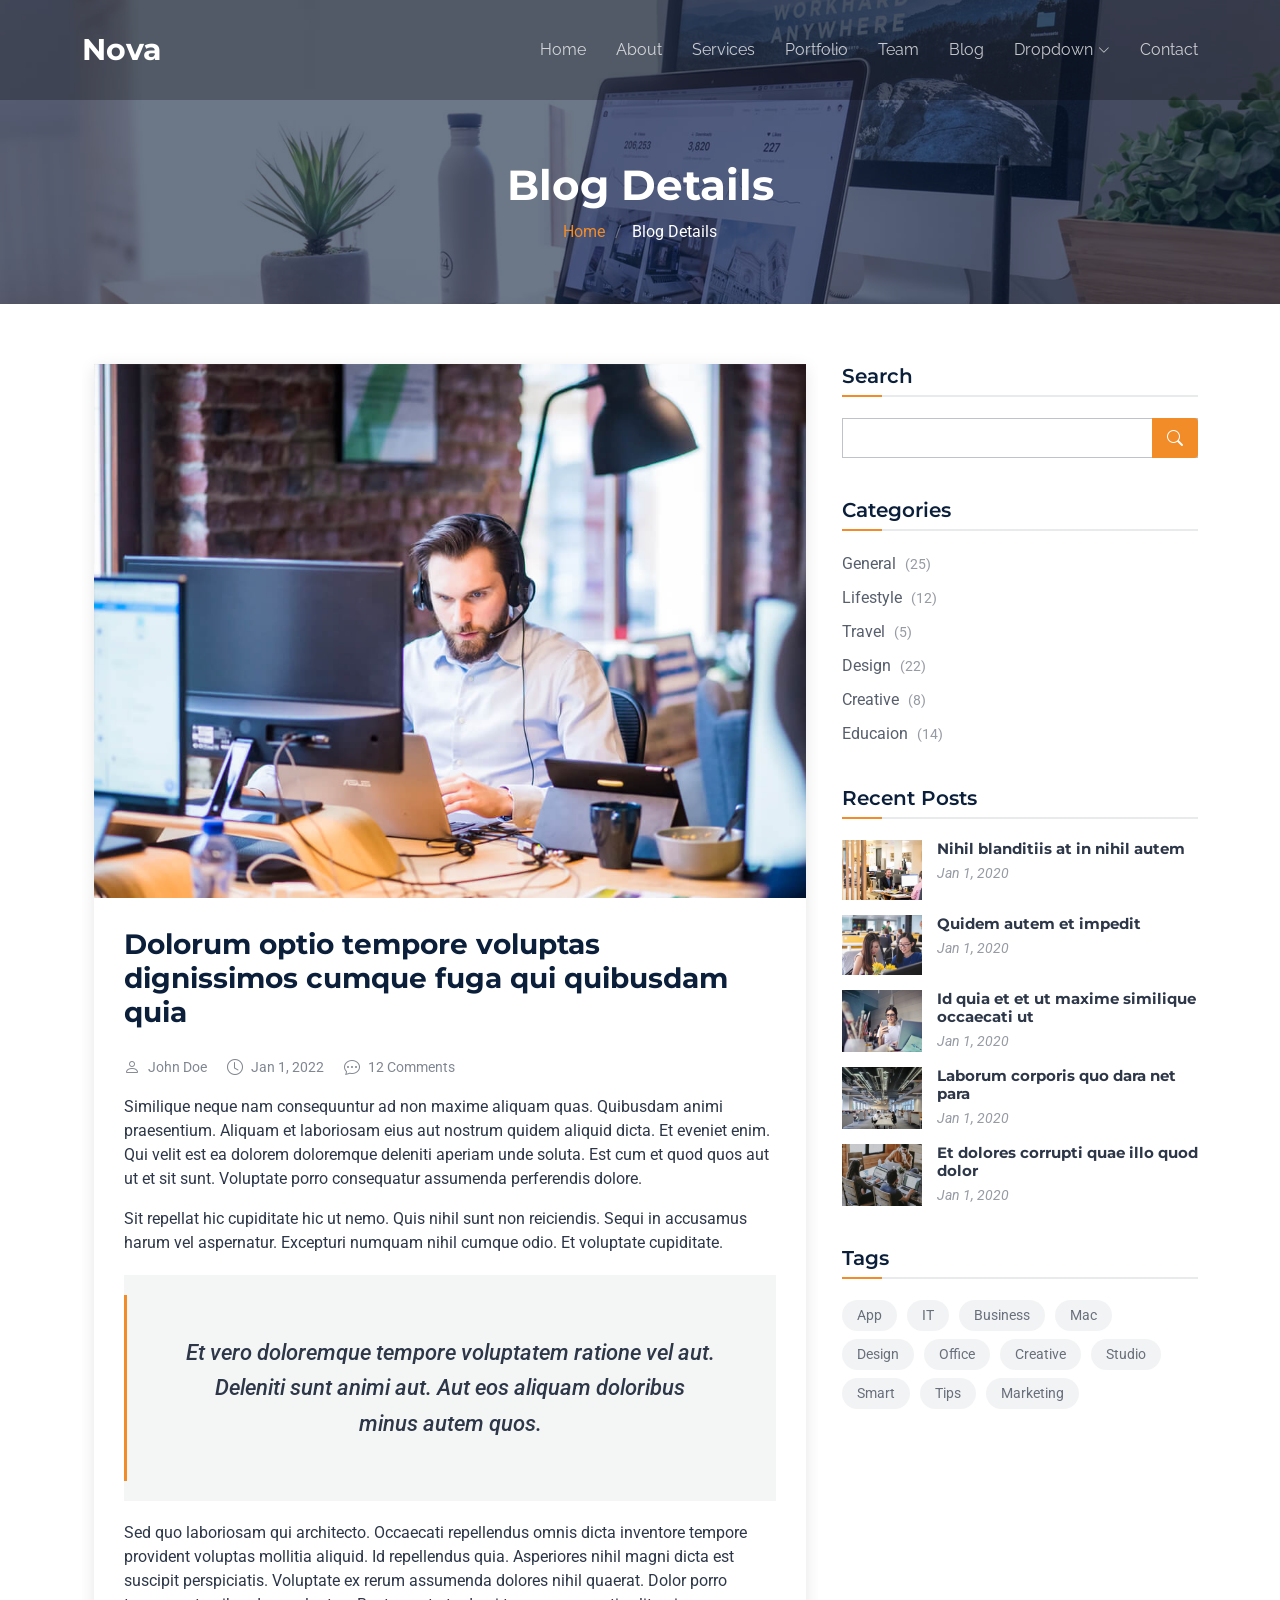
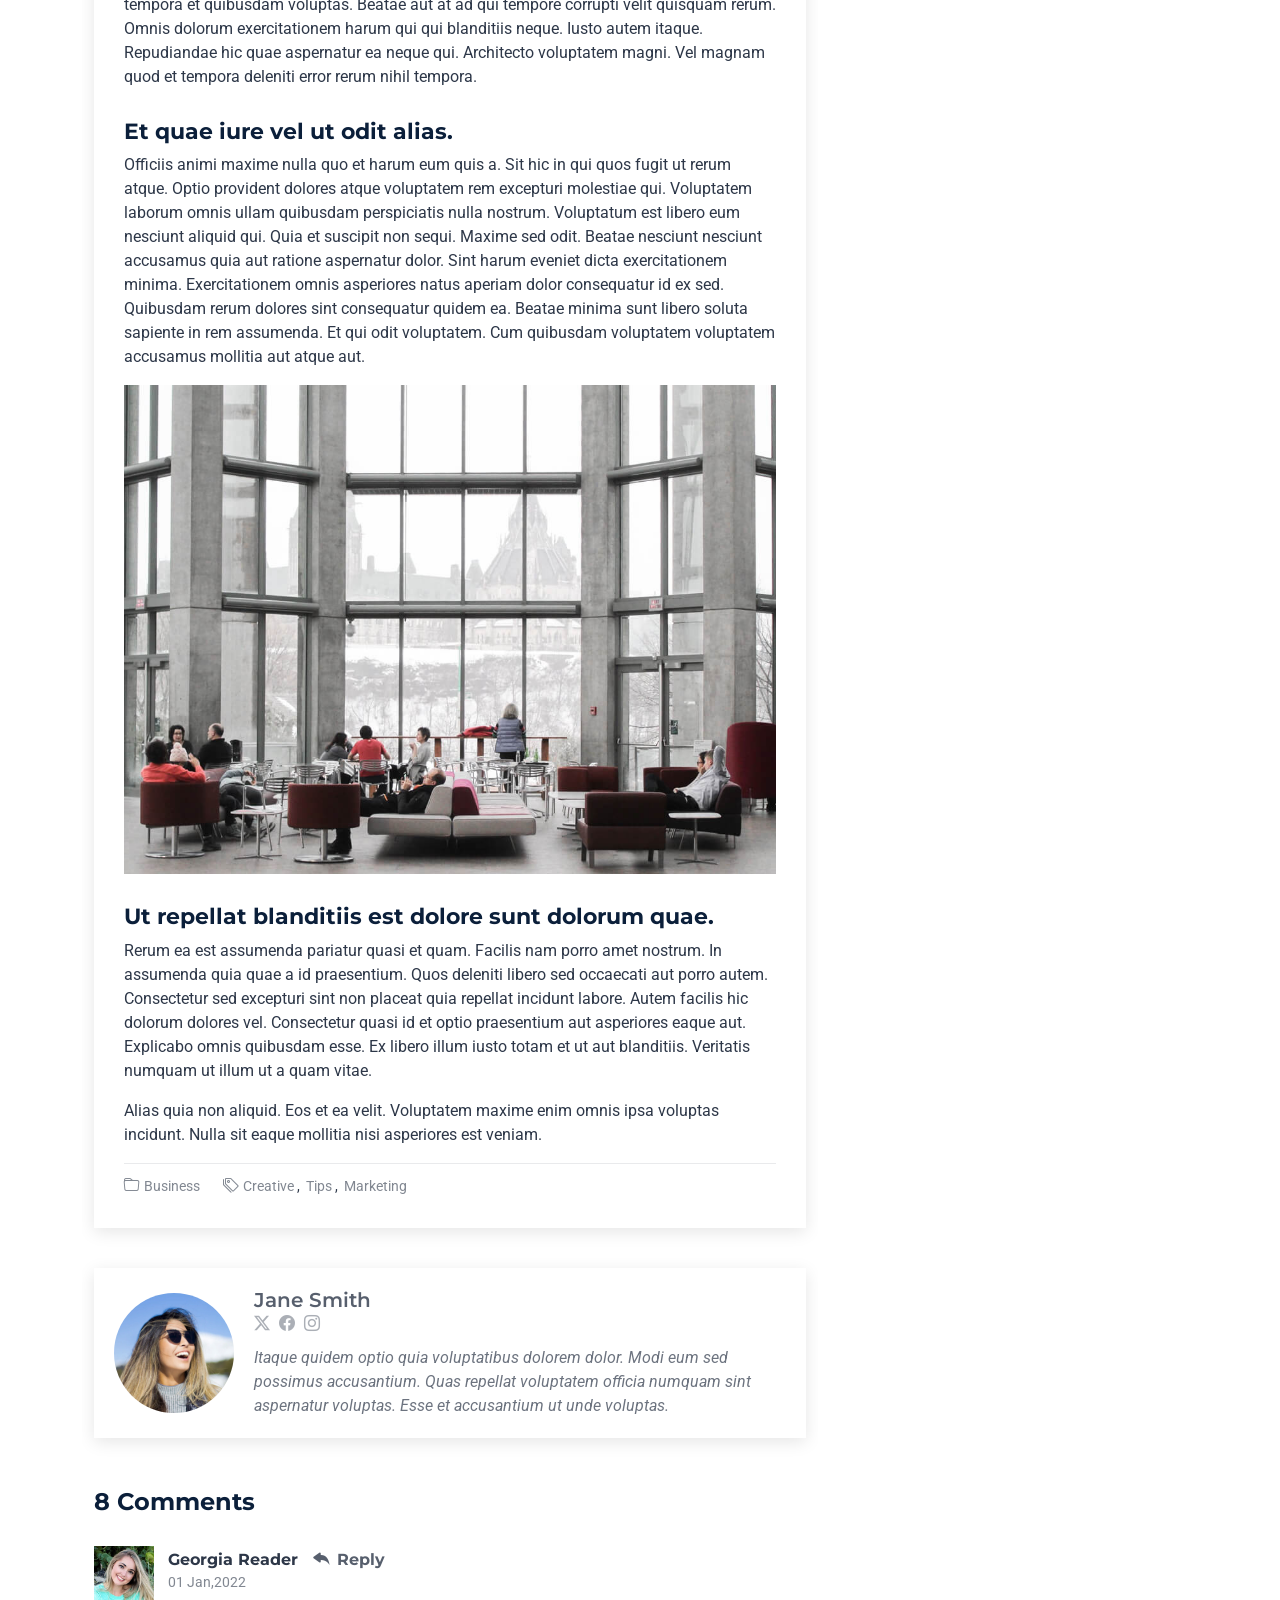
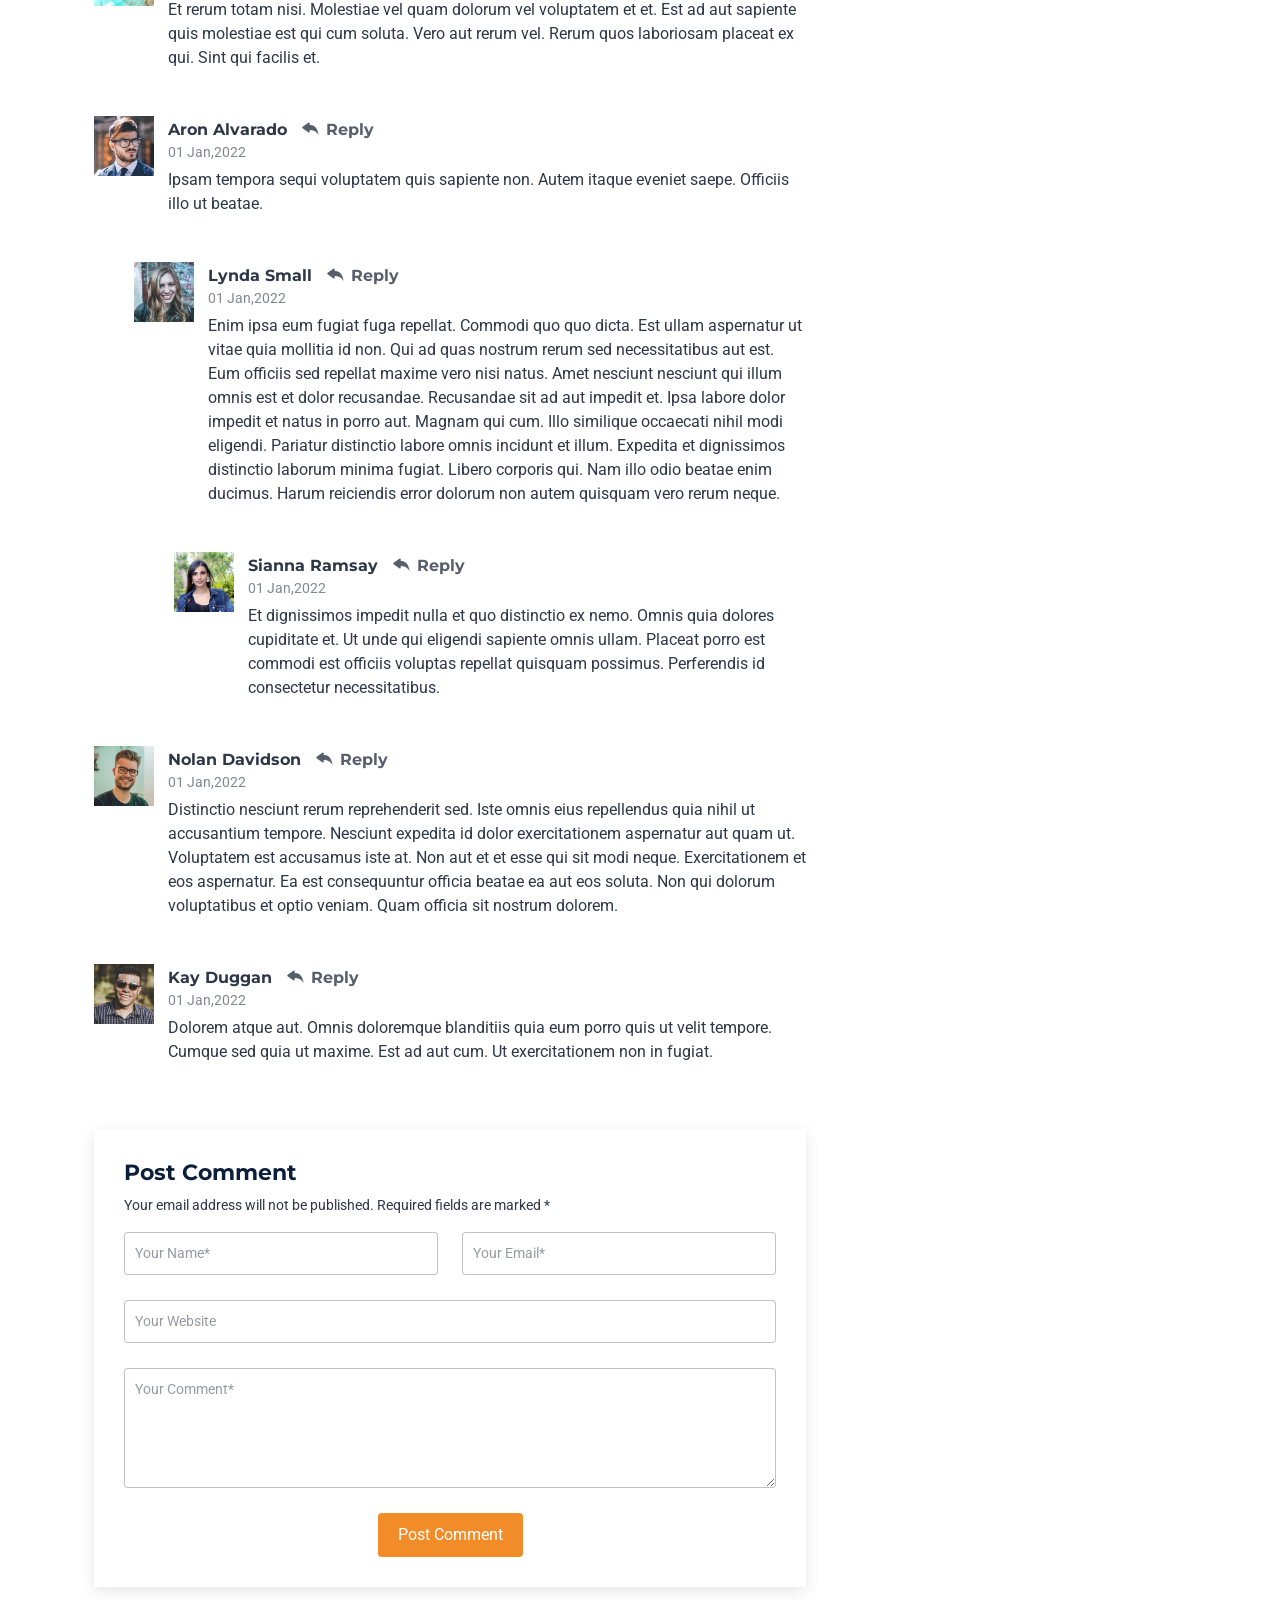
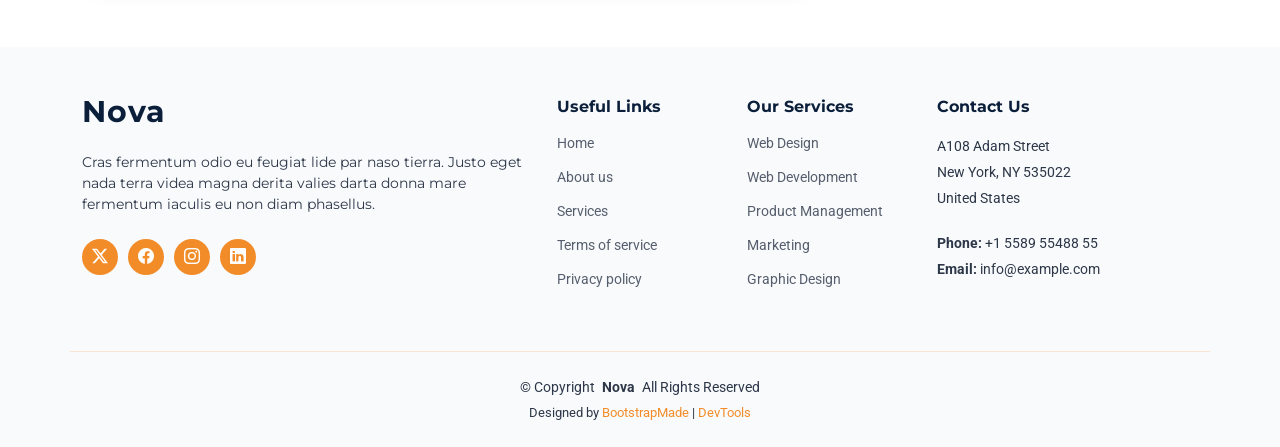
<file: blog-details.html>
<!DOCTYPE html>
<html lang="en">

<head>
  <meta charset="utf-8">
  <meta content="width=device-width, initial-scale=1.0" name="viewport">
  <title>Blog Details - Nova Bootstrap Template</title>
  <meta name="description" content="">
  <meta name="keywords" content="">

  <!-- Favicons -->
  <link href="assets/img/favicon.png" rel="icon">
  <link href="assets/img/apple-touch-icon.png" rel="apple-touch-icon">

  <!-- Fonts -->
  <link href="https://fonts.googleapis.com" rel="preconnect">
  <link href="https://fonts.gstatic.com" rel="preconnect" crossorigin>
  <link href="https://fonts.googleapis.com/css2?family=Roboto:ital,wght@0,100;0,300;0,400;0,500;0,700;0,900;1,100;1,300;1,400;1,500;1,700;1,900&family=Montserrat:ital,wght@0,100;0,200;0,300;0,400;0,500;0,600;0,700;0,800;0,900;1,100;1,200;1,300;1,400;1,500;1,600;1,700;1,800;1,900&family=Raleway:ital,wght@0,100;0,200;0,300;0,400;0,500;0,600;0,700;0,800;0,900;1,100;1,200;1,300;1,400;1,500;1,600;1,700;1,800;1,900&display=swap" rel="stylesheet">

  <!-- Vendor CSS Files -->
  <link href="assets/vendor/bootstrap/css/bootstrap.min.css" rel="stylesheet">
  <link href="assets/vendor/bootstrap-icons/bootstrap-icons.css" rel="stylesheet">
  <link href="assets/vendor/aos/aos.css" rel="stylesheet">
  <link href="assets/vendor/glightbox/css/glightbox.min.css" rel="stylesheet">
  <link href="assets/vendor/swiper/swiper-bundle.min.css" rel="stylesheet">

  <!-- Main CSS File -->
  <link href="assets/css/main.css" rel="stylesheet">

  <!-- =======================================================
  * Template Name: Nova
  * Template URL: https://bootstrapmade.com/nova-bootstrap-business-template/
  * Updated: Aug 07 2024 with Bootstrap v5.3.3
  * Author: BootstrapMade.com
  * License: https://bootstrapmade.com/license/
  ======================================================== -->
</head>

<body class="blog-details-page">

  <header id="header" class="header d-flex align-items-center fixed-top">
    <div class="container-fluid container-xl position-relative d-flex align-items-center justify-content-between">

      <a href="index.html" class="logo d-flex align-items-center">
        <!-- Uncomment the line below if you also wish to use an image logo -->
        <!-- <img src="assets/img/logo.png" alt=""> -->
        <h1 class="sitename">Nova</h1>
      </a>

      <nav id="navmenu" class="navmenu">
        <ul>
          <li><a href="index.html">Home<br></a></li>
          <li><a href="about.html">About</a></li>
          <li><a href="services.html">Services</a></li>
          <li><a href="portfolio.html">Portfolio</a></li>
          <li><a href="team.html">Team</a></li>
          <li><a href="blog.html">Blog</a></li>
          <li class="dropdown"><a href="#"><span>Dropdown</span> <i class="bi bi-chevron-down toggle-dropdown"></i></a>
            <ul>
              <li><a href="#">Dropdown 1</a></li>
              <li class="dropdown"><a href="#"><span>Deep Dropdown</span> <i class="bi bi-chevron-down toggle-dropdown"></i></a>
                <ul>
                  <li><a href="#">Deep Dropdown 1</a></li>
                  <li><a href="#">Deep Dropdown 2</a></li>
                  <li><a href="#">Deep Dropdown 3</a></li>
                  <li><a href="#">Deep Dropdown 4</a></li>
                  <li><a href="#">Deep Dropdown 5</a></li>
                </ul>
              </li>
              <li><a href="#">Dropdown 2</a></li>
              <li><a href="#">Dropdown 3</a></li>
              <li><a href="#">Dropdown 4</a></li>
            </ul>
          </li>
          <li><a href="contact.html">Contact</a></li>
        </ul>
        <i class="mobile-nav-toggle d-xl-none bi bi-list"></i>
      </nav>

    </div>
  </header>

  <main class="main">

    <!-- Page Title -->
    <div class="page-title dark-background" data-aos="fade" style="background-image: url(assets/img/blog-page-title-bg.jpg);">
      <div class="container">
        <h1>Blog Details</h1>
        <nav class="breadcrumbs">
          <ol>
            <li><a href="index.html">Home</a></li>
            <li class="current">Blog Details</li>
          </ol>
        </nav>
      </div>
    </div><!-- End Page Title -->

    <div class="container">
      <div class="row">

        <div class="col-lg-8">

          <!-- Blog Details Section -->
          <section id="blog-details" class="blog-details section">
            <div class="container">

              <article class="article">

                <div class="post-img">
                  <img src="assets/img/blog/blog-1.jpg" alt="" class="img-fluid">
                </div>

                <h2 class="title">Dolorum optio tempore voluptas dignissimos cumque fuga qui quibusdam quia</h2>

                <div class="meta-top">
                  <ul>
                    <li class="d-flex align-items-center"><i class="bi bi-person"></i> <a href="blog-details.html">John Doe</a></li>
                    <li class="d-flex align-items-center"><i class="bi bi-clock"></i> <a href="blog-details.html"><time datetime="2020-01-01">Jan 1, 2022</time></a></li>
                    <li class="d-flex align-items-center"><i class="bi bi-chat-dots"></i> <a href="blog-details.html">12 Comments</a></li>
                  </ul>
                </div><!-- End meta top -->

                <div class="content">
                  <p>
                    Similique neque nam consequuntur ad non maxime aliquam quas. Quibusdam animi praesentium. Aliquam et laboriosam eius aut nostrum quidem aliquid dicta.
                    Et eveniet enim. Qui velit est ea dolorem doloremque deleniti aperiam unde soluta. Est cum et quod quos aut ut et sit sunt. Voluptate porro consequatur assumenda perferendis dolore.
                  </p>

                  <p>
                    Sit repellat hic cupiditate hic ut nemo. Quis nihil sunt non reiciendis. Sequi in accusamus harum vel aspernatur. Excepturi numquam nihil cumque odio. Et voluptate cupiditate.
                  </p>

                  <blockquote>
                    <p>
                      Et vero doloremque tempore voluptatem ratione vel aut. Deleniti sunt animi aut. Aut eos aliquam doloribus minus autem quos.
                    </p>
                  </blockquote>

                  <p>
                    Sed quo laboriosam qui architecto. Occaecati repellendus omnis dicta inventore tempore provident voluptas mollitia aliquid. Id repellendus quia. Asperiores nihil magni dicta est suscipit perspiciatis. Voluptate ex rerum assumenda dolores nihil quaerat.
                    Dolor porro tempora et quibusdam voluptas. Beatae aut at ad qui tempore corrupti velit quisquam rerum. Omnis dolorum exercitationem harum qui qui blanditiis neque.
                    Iusto autem itaque. Repudiandae hic quae aspernatur ea neque qui. Architecto voluptatem magni. Vel magnam quod et tempora deleniti error rerum nihil tempora.
                  </p>

                  <h3>Et quae iure vel ut odit alias.</h3>
                  <p>
                    Officiis animi maxime nulla quo et harum eum quis a. Sit hic in qui quos fugit ut rerum atque. Optio provident dolores atque voluptatem rem excepturi molestiae qui. Voluptatem laborum omnis ullam quibusdam perspiciatis nulla nostrum. Voluptatum est libero eum nesciunt aliquid qui.
                    Quia et suscipit non sequi. Maxime sed odit. Beatae nesciunt nesciunt accusamus quia aut ratione aspernatur dolor. Sint harum eveniet dicta exercitationem minima. Exercitationem omnis asperiores natus aperiam dolor consequatur id ex sed. Quibusdam rerum dolores sint consequatur quidem ea.
                    Beatae minima sunt libero soluta sapiente in rem assumenda. Et qui odit voluptatem. Cum quibusdam voluptatem voluptatem accusamus mollitia aut atque aut.
                  </p>
                  <img src="assets/img/blog/blog-inside-post.jpg" class="img-fluid" alt="">

                  <h3>Ut repellat blanditiis est dolore sunt dolorum quae.</h3>
                  <p>
                    Rerum ea est assumenda pariatur quasi et quam. Facilis nam porro amet nostrum. In assumenda quia quae a id praesentium. Quos deleniti libero sed occaecati aut porro autem. Consectetur sed excepturi sint non placeat quia repellat incidunt labore. Autem facilis hic dolorum dolores vel.
                    Consectetur quasi id et optio praesentium aut asperiores eaque aut. Explicabo omnis quibusdam esse. Ex libero illum iusto totam et ut aut blanditiis. Veritatis numquam ut illum ut a quam vitae.
                  </p>
                  <p>
                    Alias quia non aliquid. Eos et ea velit. Voluptatem maxime enim omnis ipsa voluptas incidunt. Nulla sit eaque mollitia nisi asperiores est veniam.
                  </p>

                </div><!-- End post content -->

                <div class="meta-bottom">
                  <i class="bi bi-folder"></i>
                  <ul class="cats">
                    <li><a href="#">Business</a></li>
                  </ul>

                  <i class="bi bi-tags"></i>
                  <ul class="tags">
                    <li><a href="#">Creative</a></li>
                    <li><a href="#">Tips</a></li>
                    <li><a href="#">Marketing</a></li>
                  </ul>
                </div><!-- End meta bottom -->

              </article>

            </div>
          </section><!-- /Blog Details Section -->

          <!-- Blog Author Section -->
          <section id="blog-author" class="blog-author section">

            <div class="container">
              <div class="author-container d-flex align-items-center">
                <img src="assets/img/blog/blog-author.jpg" class="rounded-circle flex-shrink-0" alt="">
                <div>
                  <h4>Jane Smith</h4>
                  <div class="social-links">
                    <a href="https://x.com/#"><i class="bi bi-twitter-x"></i></a>
                    <a href="https://facebook.com/#"><i class="bi bi-facebook"></i></a>
                    <a href="https://instagram.com/#"><i class="biu bi-instagram"></i></a>
                  </div>
                  <p>
                    Itaque quidem optio quia voluptatibus dolorem dolor. Modi eum sed possimus accusantium. Quas repellat voluptatem officia numquam sint aspernatur voluptas. Esse et accusantium ut unde voluptas.
                  </p>
                </div>
              </div>
            </div>

          </section><!-- /Blog Author Section -->

          <!-- Blog Comments Section -->
          <section id="blog-comments" class="blog-comments section">

            <div class="container">

              <h4 class="comments-count">8 Comments</h4>

              <div id="comment-1" class="comment">
                <div class="d-flex">
                  <div class="comment-img"><img src="assets/img/blog/comments-1.jpg" alt=""></div>
                  <div>
                    <h5><a href="">Georgia Reader</a> <a href="#" class="reply"><i class="bi bi-reply-fill"></i> Reply</a></h5>
                    <time datetime="2020-01-01">01 Jan,2022</time>
                    <p>
                      Et rerum totam nisi. Molestiae vel quam dolorum vel voluptatem et et. Est ad aut sapiente quis molestiae est qui cum soluta.
                      Vero aut rerum vel. Rerum quos laboriosam placeat ex qui. Sint qui facilis et.
                    </p>
                  </div>
                </div>
              </div><!-- End comment #1 -->

              <div id="comment-2" class="comment">
                <div class="d-flex">
                  <div class="comment-img"><img src="assets/img/blog/comments-2.jpg" alt=""></div>
                  <div>
                    <h5><a href="">Aron Alvarado</a> <a href="#" class="reply"><i class="bi bi-reply-fill"></i> Reply</a></h5>
                    <time datetime="2020-01-01">01 Jan,2022</time>
                    <p>
                      Ipsam tempora sequi voluptatem quis sapiente non. Autem itaque eveniet saepe. Officiis illo ut beatae.
                    </p>
                  </div>
                </div>

                <div id="comment-reply-1" class="comment comment-reply">
                  <div class="d-flex">
                    <div class="comment-img"><img src="assets/img/blog/comments-3.jpg" alt=""></div>
                    <div>
                      <h5><a href="">Lynda Small</a> <a href="#" class="reply"><i class="bi bi-reply-fill"></i> Reply</a></h5>
                      <time datetime="2020-01-01">01 Jan,2022</time>
                      <p>
                        Enim ipsa eum fugiat fuga repellat. Commodi quo quo dicta. Est ullam aspernatur ut vitae quia mollitia id non. Qui ad quas nostrum rerum sed necessitatibus aut est. Eum officiis sed repellat maxime vero nisi natus. Amet nesciunt nesciunt qui illum omnis est et dolor recusandae.

                        Recusandae sit ad aut impedit et. Ipsa labore dolor impedit et natus in porro aut. Magnam qui cum. Illo similique occaecati nihil modi eligendi. Pariatur distinctio labore omnis incidunt et illum. Expedita et dignissimos distinctio laborum minima fugiat.

                        Libero corporis qui. Nam illo odio beatae enim ducimus. Harum reiciendis error dolorum non autem quisquam vero rerum neque.
                      </p>
                    </div>
                  </div>

                  <div id="comment-reply-2" class="comment comment-reply">
                    <div class="d-flex">
                      <div class="comment-img"><img src="assets/img/blog/comments-4.jpg" alt=""></div>
                      <div>
                        <h5><a href="">Sianna Ramsay</a> <a href="#" class="reply"><i class="bi bi-reply-fill"></i> Reply</a></h5>
                        <time datetime="2020-01-01">01 Jan,2022</time>
                        <p>
                          Et dignissimos impedit nulla et quo distinctio ex nemo. Omnis quia dolores cupiditate et. Ut unde qui eligendi sapiente omnis ullam. Placeat porro est commodi est officiis voluptas repellat quisquam possimus. Perferendis id consectetur necessitatibus.
                        </p>
                      </div>
                    </div>

                  </div><!-- End comment reply #2-->

                </div><!-- End comment reply #1-->

              </div><!-- End comment #2-->

              <div id="comment-3" class="comment">
                <div class="d-flex">
                  <div class="comment-img"><img src="assets/img/blog/comments-5.jpg" alt=""></div>
                  <div>
                    <h5><a href="">Nolan Davidson</a> <a href="#" class="reply"><i class="bi bi-reply-fill"></i> Reply</a></h5>
                    <time datetime="2020-01-01">01 Jan,2022</time>
                    <p>
                      Distinctio nesciunt rerum reprehenderit sed. Iste omnis eius repellendus quia nihil ut accusantium tempore. Nesciunt expedita id dolor exercitationem aspernatur aut quam ut. Voluptatem est accusamus iste at.
                      Non aut et et esse qui sit modi neque. Exercitationem et eos aspernatur. Ea est consequuntur officia beatae ea aut eos soluta. Non qui dolorum voluptatibus et optio veniam. Quam officia sit nostrum dolorem.
                    </p>
                  </div>
                </div>

              </div><!-- End comment #3 -->

              <div id="comment-4" class="comment">
                <div class="d-flex">
                  <div class="comment-img"><img src="assets/img/blog/comments-6.jpg" alt=""></div>
                  <div>
                    <h5><a href="">Kay Duggan</a> <a href="#" class="reply"><i class="bi bi-reply-fill"></i> Reply</a></h5>
                    <time datetime="2020-01-01">01 Jan,2022</time>
                    <p>
                      Dolorem atque aut. Omnis doloremque blanditiis quia eum porro quis ut velit tempore. Cumque sed quia ut maxime. Est ad aut cum. Ut exercitationem non in fugiat.
                    </p>
                  </div>
                </div>

              </div><!-- End comment #4 -->

            </div>

          </section><!-- /Blog Comments Section -->

          <!-- Comment Form Section -->
          <section id="comment-form" class="comment-form section">
            <div class="container">

              <form action="">

                <h4>Post Comment</h4>
                <p>Your email address will not be published. Required fields are marked * </p>
                <div class="row">
                  <div class="col-md-6 form-group">
                    <input name="name" type="text" class="form-control" placeholder="Your Name*">
                  </div>
                  <div class="col-md-6 form-group">
                    <input name="email" type="text" class="form-control" placeholder="Your Email*">
                  </div>
                </div>
                <div class="row">
                  <div class="col form-group">
                    <input name="website" type="text" class="form-control" placeholder="Your Website">
                  </div>
                </div>
                <div class="row">
                  <div class="col form-group">
                    <textarea name="comment" class="form-control" placeholder="Your Comment*"></textarea>
                  </div>
                </div>

                <div class="text-center">
                  <button type="submit" class="btn btn-primary">Post Comment</button>
                </div>

              </form>

            </div>
          </section><!-- /Comment Form Section -->

        </div>

        <div class="col-lg-4 sidebar">

          <div class="widgets-container">

            <!-- Search Widget -->
            <div class="search-widget widget-item">

              <h3 class="widget-title">Search</h3>
              <form action="">
                <input type="text">
                <button type="submit" title="Search"><i class="bi bi-search"></i></button>
              </form>

            </div><!--/Search Widget -->

            <!-- Categories Widget -->
            <div class="categories-widget widget-item">

              <h3 class="widget-title">Categories</h3>
              <ul class="mt-3">
                <li><a href="#">General <span>(25)</span></a></li>
                <li><a href="#">Lifestyle <span>(12)</span></a></li>
                <li><a href="#">Travel <span>(5)</span></a></li>
                <li><a href="#">Design <span>(22)</span></a></li>
                <li><a href="#">Creative <span>(8)</span></a></li>
                <li><a href="#">Educaion <span>(14)</span></a></li>
              </ul>

            </div><!--/Categories Widget -->

            <!-- Recent Posts Widget -->
            <div class="recent-posts-widget widget-item">

              <h3 class="widget-title">Recent Posts</h3>

              <div class="post-item">
                <img src="assets/img/blog/blog-recent-1.jpg" alt="" class="flex-shrink-0">
                <div>
                  <h4><a href="blog-details.html">Nihil blanditiis at in nihil autem</a></h4>
                  <time datetime="2020-01-01">Jan 1, 2020</time>
                </div>
              </div><!-- End recent post item-->

              <div class="post-item">
                <img src="assets/img/blog/blog-recent-2.jpg" alt="" class="flex-shrink-0">
                <div>
                  <h4><a href="blog-details.html">Quidem autem et impedit</a></h4>
                  <time datetime="2020-01-01">Jan 1, 2020</time>
                </div>
              </div><!-- End recent post item-->

              <div class="post-item">
                <img src="assets/img/blog/blog-recent-3.jpg" alt="" class="flex-shrink-0">
                <div>
                  <h4><a href="blog-details.html">Id quia et et ut maxime similique occaecati ut</a></h4>
                  <time datetime="2020-01-01">Jan 1, 2020</time>
                </div>
              </div><!-- End recent post item-->

              <div class="post-item">
                <img src="assets/img/blog/blog-recent-4.jpg" alt="" class="flex-shrink-0">
                <div>
                  <h4><a href="blog-details.html">Laborum corporis quo dara net para</a></h4>
                  <time datetime="2020-01-01">Jan 1, 2020</time>
                </div>
              </div><!-- End recent post item-->

              <div class="post-item">
                <img src="assets/img/blog/blog-recent-5.jpg" alt="" class="flex-shrink-0">
                <div>
                  <h4><a href="blog-details.html">Et dolores corrupti quae illo quod dolor</a></h4>
                  <time datetime="2020-01-01">Jan 1, 2020</time>
                </div>
              </div><!-- End recent post item-->

            </div><!--/Recent Posts Widget -->

            <!-- Tags Widget -->
            <div class="tags-widget widget-item">

              <h3 class="widget-title">Tags</h3>
              <ul>
                <li><a href="#">App</a></li>
                <li><a href="#">IT</a></li>
                <li><a href="#">Business</a></li>
                <li><a href="#">Mac</a></li>
                <li><a href="#">Design</a></li>
                <li><a href="#">Office</a></li>
                <li><a href="#">Creative</a></li>
                <li><a href="#">Studio</a></li>
                <li><a href="#">Smart</a></li>
                <li><a href="#">Tips</a></li>
                <li><a href="#">Marketing</a></li>
              </ul>

            </div><!--/Tags Widget -->

          </div>

        </div>

      </div>
    </div>

  </main>

  <footer id="footer" class="footer light-background">

    <div class="footer-top">
      <div class="container">
        <div class="row gy-4">
          <div class="col-lg-5 col-md-12 footer-about">
            <a href="index.html" class="logo d-flex align-items-center">
              <span class="sitename">Nova</span>
            </a>
            <p>Cras fermentum odio eu feugiat lide par naso tierra. Justo eget nada terra videa magna derita valies darta donna mare fermentum iaculis eu non diam phasellus.</p>
            <div class="social-links d-flex mt-4">
              <a href=""><i class="bi bi-twitter-x"></i></a>
              <a href=""><i class="bi bi-facebook"></i></a>
              <a href=""><i class="bi bi-instagram"></i></a>
              <a href=""><i class="bi bi-linkedin"></i></a>
            </div>
          </div>

          <div class="col-lg-2 col-6 footer-links">
            <h4>Useful Links</h4>
            <ul>
              <li><a href="#">Home</a></li>
              <li><a href="#">About us</a></li>
              <li><a href="#">Services</a></li>
              <li><a href="#">Terms of service</a></li>
              <li><a href="#">Privacy policy</a></li>
            </ul>
          </div>

          <div class="col-lg-2 col-6 footer-links">
            <h4>Our Services</h4>
            <ul>
              <li><a href="#">Web Design</a></li>
              <li><a href="#">Web Development</a></li>
              <li><a href="#">Product Management</a></li>
              <li><a href="#">Marketing</a></li>
              <li><a href="#">Graphic Design</a></li>
            </ul>
          </div>

          <div class="col-lg-3 col-md-12 footer-contact text-center text-md-start">
            <h4>Contact Us</h4>
            <p>A108 Adam Street</p>
            <p>New York, NY 535022</p>
            <p>United States</p>
            <p class="mt-4"><strong>Phone:</strong> <span>+1 5589 55488 55</span></p>
            <p><strong>Email:</strong> <span>info@example.com</span></p>
          </div>

        </div>
      </div>
    </div>

    <div class="container copyright text-center">
      <p>© <span>Copyright</span> <strong class="px-1 sitename">Nova</strong> <span>All Rights Reserved</span></p>
      <div class="credits">
        <!-- All the links in the footer should remain intact. -->
        <!-- You can delete the links only if you've purchased the pro version. -->
        <!-- Licensing information: https://bootstrapmade.com/license/ -->
        <!-- Purchase the pro version with working PHP/AJAX contact form: [buy-url] -->
        Designed by <a href="https://bootstrapmade.com/">BootstrapMade</a> | <a href="https://bootstrapmade.com/tools/">DevTools</a>
      </div>
    </div>

  </footer>

  <!-- Scroll Top -->
  <a href="#" id="scroll-top" class="scroll-top d-flex align-items-center justify-content-center"><i class="bi bi-arrow-up-short"></i></a>

  <!-- Preloader -->
  <div id="preloader"></div>

  <!-- Vendor JS Files -->
  <script src="assets/vendor/bootstrap/js/bootstrap.bundle.min.js"></script>
  <script src="assets/vendor/php-email-form/validate.js"></script>
  <script src="assets/vendor/aos/aos.js"></script>
  <script src="assets/vendor/glightbox/js/glightbox.min.js"></script>
  <script src="assets/vendor/swiper/swiper-bundle.min.js"></script>
  <script src="assets/vendor/imagesloaded/imagesloaded.pkgd.min.js"></script>
  <script src="assets/vendor/isotope-layout/isotope.pkgd.min.js"></script>

  <!-- Main JS File -->
  <script src="assets/js/main.js"></script>

</body>

</html>
</file>
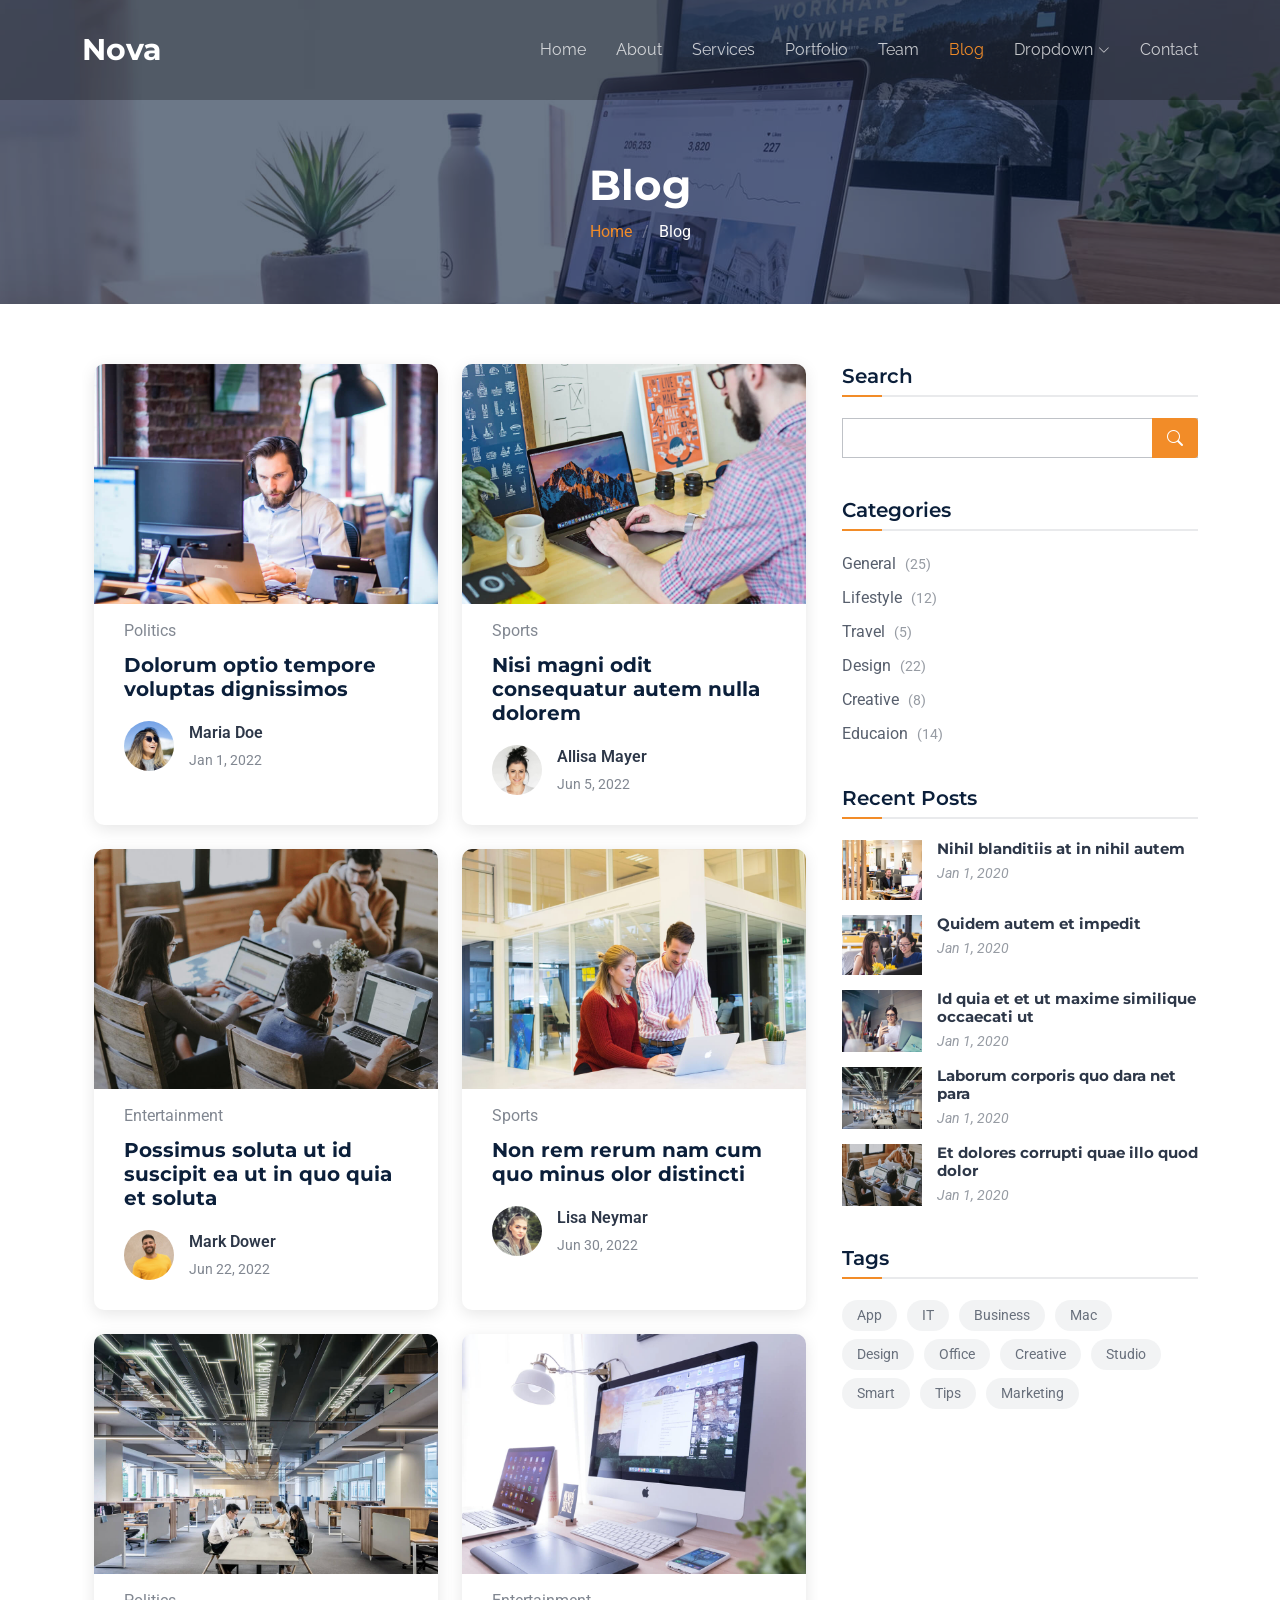
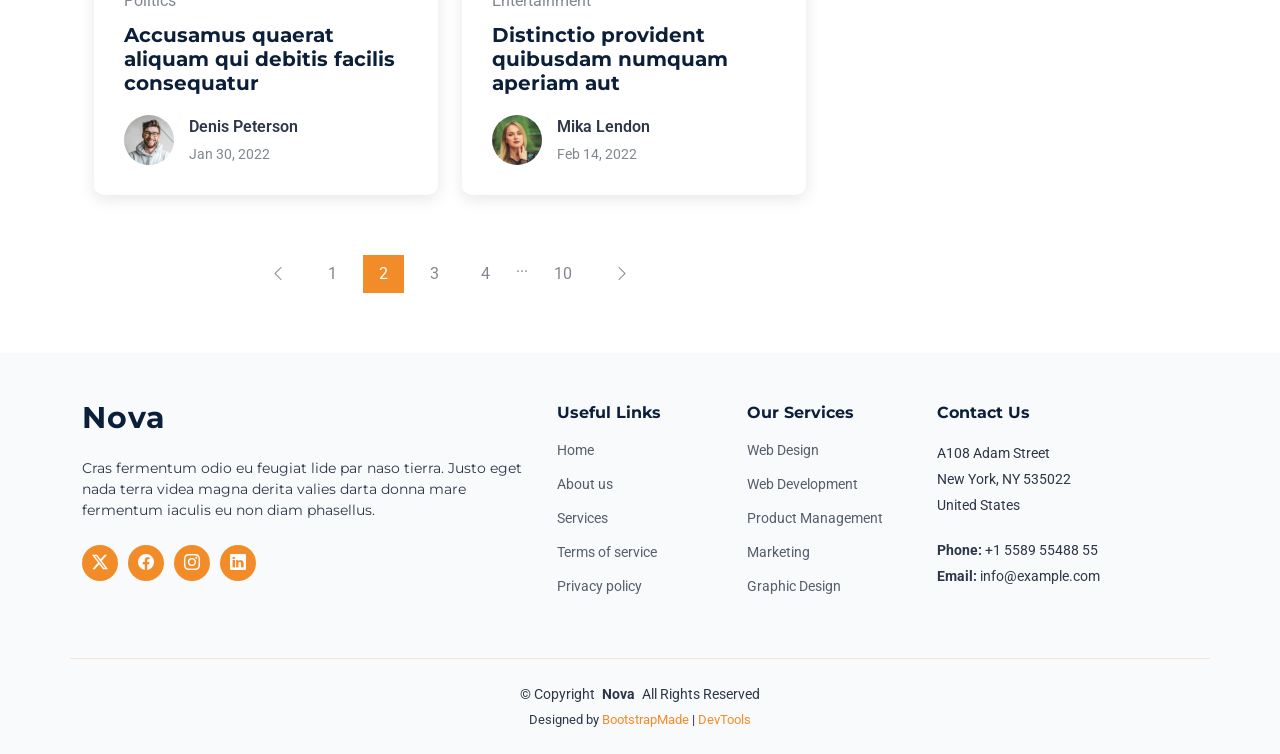
<file: blog.html>
<!DOCTYPE html>
<html lang="en">

<head>
  <meta charset="utf-8">
  <meta content="width=device-width, initial-scale=1.0" name="viewport">
  <title>Blog - Nova Bootstrap Template</title>
  <meta name="description" content="">
  <meta name="keywords" content="">

  <!-- Favicons -->
  <link href="assets/img/favicon.png" rel="icon">
  <link href="assets/img/apple-touch-icon.png" rel="apple-touch-icon">

  <!-- Fonts -->
  <link href="https://fonts.googleapis.com" rel="preconnect">
  <link href="https://fonts.gstatic.com" rel="preconnect" crossorigin>
  <link href="https://fonts.googleapis.com/css2?family=Roboto:ital,wght@0,100;0,300;0,400;0,500;0,700;0,900;1,100;1,300;1,400;1,500;1,700;1,900&family=Montserrat:ital,wght@0,100;0,200;0,300;0,400;0,500;0,600;0,700;0,800;0,900;1,100;1,200;1,300;1,400;1,500;1,600;1,700;1,800;1,900&family=Raleway:ital,wght@0,100;0,200;0,300;0,400;0,500;0,600;0,700;0,800;0,900;1,100;1,200;1,300;1,400;1,500;1,600;1,700;1,800;1,900&display=swap" rel="stylesheet">

  <!-- Vendor CSS Files -->
  <link href="assets/vendor/bootstrap/css/bootstrap.min.css" rel="stylesheet">
  <link href="assets/vendor/bootstrap-icons/bootstrap-icons.css" rel="stylesheet">
  <link href="assets/vendor/aos/aos.css" rel="stylesheet">
  <link href="assets/vendor/glightbox/css/glightbox.min.css" rel="stylesheet">
  <link href="assets/vendor/swiper/swiper-bundle.min.css" rel="stylesheet">

  <!-- Main CSS File -->
  <link href="assets/css/main.css" rel="stylesheet">

  <!-- =======================================================
  * Template Name: Nova
  * Template URL: https://bootstrapmade.com/nova-bootstrap-business-template/
  * Updated: Aug 07 2024 with Bootstrap v5.3.3
  * Author: BootstrapMade.com
  * License: https://bootstrapmade.com/license/
  ======================================================== -->
</head>

<body class="blog-page">

  <header id="header" class="header d-flex align-items-center fixed-top">
    <div class="container-fluid container-xl position-relative d-flex align-items-center justify-content-between">

      <a href="index.html" class="logo d-flex align-items-center">
        <!-- Uncomment the line below if you also wish to use an image logo -->
        <!-- <img src="assets/img/logo.png" alt=""> -->
        <h1 class="sitename">Nova</h1>
      </a>

      <nav id="navmenu" class="navmenu">
        <ul>
          <li><a href="index.html">Home<br></a></li>
          <li><a href="about.html">About</a></li>
          <li><a href="services.html">Services</a></li>
          <li><a href="portfolio.html">Portfolio</a></li>
          <li><a href="team.html">Team</a></li>
          <li><a href="blog.html" class="active">Blog</a></li>
          <li class="dropdown"><a href="#"><span>Dropdown</span> <i class="bi bi-chevron-down toggle-dropdown"></i></a>
            <ul>
              <li><a href="#">Dropdown 1</a></li>
              <li class="dropdown"><a href="#"><span>Deep Dropdown</span> <i class="bi bi-chevron-down toggle-dropdown"></i></a>
                <ul>
                  <li><a href="#">Deep Dropdown 1</a></li>
                  <li><a href="#">Deep Dropdown 2</a></li>
                  <li><a href="#">Deep Dropdown 3</a></li>
                  <li><a href="#">Deep Dropdown 4</a></li>
                  <li><a href="#">Deep Dropdown 5</a></li>
                </ul>
              </li>
              <li><a href="#">Dropdown 2</a></li>
              <li><a href="#">Dropdown 3</a></li>
              <li><a href="#">Dropdown 4</a></li>
            </ul>
          </li>
          <li><a href="contact.html">Contact</a></li>
        </ul>
        <i class="mobile-nav-toggle d-xl-none bi bi-list"></i>
      </nav>

    </div>
  </header>

  <main class="main">

    <!-- Page Title -->
    <div class="page-title dark-background" data-aos="fade" style="background-image: url(assets/img/blog-page-title-bg.jpg);">
      <div class="container">
        <h1>Blog</h1>
        <nav class="breadcrumbs">
          <ol>
            <li><a href="index.html">Home</a></li>
            <li class="current">Blog</li>
          </ol>
        </nav>
      </div>
    </div><!-- End Page Title -->

    <div class="container">
      <div class="row">

        <div class="col-lg-8">

          <!-- Blog Posts Section -->
          <section id="blog-posts" class="blog-posts section">

            <div class="container">
              <div class="row gy-4">

                <div class="col-lg-6">
                  <article>

                    <div class="post-img">
                      <img src="assets/img/blog/blog-1.jpg" alt="" class="img-fluid">
                    </div>

                    <p class="post-category">Politics</p>

                    <h2 class="title">
                      <a href="blog-details.html">Dolorum optio tempore voluptas dignissimos</a>
                    </h2>

                    <div class="d-flex align-items-center">
                      <img src="assets/img/blog/blog-author.jpg" alt="" class="img-fluid post-author-img flex-shrink-0">
                      <div class="post-meta">
                        <p class="post-author">Maria Doe</p>
                        <p class="post-date">
                          <time datetime="2022-01-01">Jan 1, 2022</time>
                        </p>
                      </div>
                    </div>

                  </article>
                </div><!-- End post list item -->

                <div class="col-lg-6">
                  <article>

                    <div class="post-img">
                      <img src="assets/img/blog/blog-2.jpg" alt="" class="img-fluid">
                    </div>

                    <p class="post-category">Sports</p>

                    <h2 class="title">
                      <a href="blog-details.html">Nisi magni odit consequatur autem nulla dolorem</a>
                    </h2>

                    <div class="d-flex align-items-center">
                      <img src="assets/img/blog/blog-author-2.jpg" alt="" class="img-fluid post-author-img flex-shrink-0">
                      <div class="post-meta">
                        <p class="post-author">Allisa Mayer</p>
                        <p class="post-date">
                          <time datetime="2022-01-01">Jun 5, 2022</time>
                        </p>
                      </div>
                    </div>

                  </article>
                </div><!-- End post list item -->

                <div class="col-lg-6">
                  <article>

                    <div class="post-img">
                      <img src="assets/img/blog/blog-3.jpg" alt="" class="img-fluid">
                    </div>

                    <p class="post-category">Entertainment</p>

                    <h2 class="title">
                      <a href="blog-details.html">Possimus soluta ut id suscipit ea ut in quo quia et soluta</a>
                    </h2>

                    <div class="d-flex align-items-center">
                      <img src="assets/img/blog/blog-author-3.jpg" alt="" class="img-fluid post-author-img flex-shrink-0">
                      <div class="post-meta">
                        <p class="post-author">Mark Dower</p>
                        <p class="post-date">
                          <time datetime="2022-01-01">Jun 22, 2022</time>
                        </p>
                      </div>
                    </div>

                  </article>
                </div><!-- End post list item -->

                <div class="col-lg-6">
                  <article>

                    <div class="post-img">
                      <img src="assets/img/blog/blog-4.jpg" alt="" class="img-fluid">
                    </div>

                    <p class="post-category">Sports</p>

                    <h2 class="title">
                      <a href="blog-details.html">Non rem rerum nam cum quo minus olor distincti</a>
                    </h2>

                    <div class="d-flex align-items-center">
                      <img src="assets/img/blog/blog-author-4.jpg" alt="" class="img-fluid post-author-img flex-shrink-0">
                      <div class="post-meta">
                        <p class="post-author">Lisa Neymar</p>
                        <p class="post-date">
                          <time datetime="2022-01-01">Jun 30, 2022</time>
                        </p>
                      </div>
                    </div>

                  </article>
                </div><!-- End post list item -->

                <div class="col-lg-6">
                  <article>

                    <div class="post-img">
                      <img src="assets/img/blog/blog-5.jpg" alt="" class="img-fluid">
                    </div>

                    <p class="post-category">Politics</p>

                    <h2 class="title">
                      <a href="blog-details.html">Accusamus quaerat aliquam qui debitis facilis consequatur</a>
                    </h2>

                    <div class="d-flex align-items-center">
                      <img src="assets/img/blog/blog-author-5.jpg" alt="" class="img-fluid post-author-img flex-shrink-0">
                      <div class="post-meta">
                        <p class="post-author">Denis Peterson</p>
                        <p class="post-date">
                          <time datetime="2022-01-01">Jan 30, 2022</time>
                        </p>
                      </div>
                    </div>

                  </article>
                </div><!-- End post list item -->

                <div class="col-lg-6">
                  <article>

                    <div class="post-img">
                      <img src="assets/img/blog/blog-6.jpg" alt="" class="img-fluid">
                    </div>

                    <p class="post-category">Entertainment</p>

                    <h2 class="title">
                      <a href="blog-details.html">Distinctio provident quibusdam numquam aperiam aut</a>
                    </h2>

                    <div class="d-flex align-items-center">
                      <img src="assets/img/blog/blog-author-6.jpg" alt="" class="img-fluid post-author-img flex-shrink-0">
                      <div class="post-meta">
                        <p class="post-author">Mika Lendon</p>
                        <p class="post-date">
                          <time datetime="2022-01-01">Feb 14, 2022</time>
                        </p>
                      </div>
                    </div>

                  </article>
                </div><!-- End post list item -->

              </div>
            </div>

          </section><!-- /Blog Posts Section -->

          <!-- Blog Pagination Section -->
          <section id="blog-pagination" class="blog-pagination section">

            <div class="container">
              <div class="d-flex justify-content-center">
                <ul>
                  <li><a href="#"><i class="bi bi-chevron-left"></i></a></li>
                  <li><a href="#">1</a></li>
                  <li><a href="#" class="active">2</a></li>
                  <li><a href="#">3</a></li>
                  <li><a href="#">4</a></li>
                  <li>...</li>
                  <li><a href="#">10</a></li>
                  <li><a href="#"><i class="bi bi-chevron-right"></i></a></li>
                </ul>
              </div>
            </div>

          </section><!-- /Blog Pagination Section -->

        </div>

        <div class="col-lg-4 sidebar">

          <div class="widgets-container">

            <!-- Search Widget -->
            <div class="search-widget widget-item">

              <h3 class="widget-title">Search</h3>
              <form action="">
                <input type="text">
                <button type="submit" title="Search"><i class="bi bi-search"></i></button>
              </form>

            </div><!--/Search Widget -->

            <!-- Categories Widget -->
            <div class="categories-widget widget-item">

              <h3 class="widget-title">Categories</h3>
              <ul class="mt-3">
                <li><a href="#">General <span>(25)</span></a></li>
                <li><a href="#">Lifestyle <span>(12)</span></a></li>
                <li><a href="#">Travel <span>(5)</span></a></li>
                <li><a href="#">Design <span>(22)</span></a></li>
                <li><a href="#">Creative <span>(8)</span></a></li>
                <li><a href="#">Educaion <span>(14)</span></a></li>
              </ul>

            </div><!--/Categories Widget -->

            <!-- Recent Posts Widget -->
            <div class="recent-posts-widget widget-item">

              <h3 class="widget-title">Recent Posts</h3>

              <div class="post-item">
                <img src="assets/img/blog/blog-recent-1.jpg" alt="" class="flex-shrink-0">
                <div>
                  <h4><a href="blog-details.html">Nihil blanditiis at in nihil autem</a></h4>
                  <time datetime="2020-01-01">Jan 1, 2020</time>
                </div>
              </div><!-- End recent post item-->

              <div class="post-item">
                <img src="assets/img/blog/blog-recent-2.jpg" alt="" class="flex-shrink-0">
                <div>
                  <h4><a href="blog-details.html">Quidem autem et impedit</a></h4>
                  <time datetime="2020-01-01">Jan 1, 2020</time>
                </div>
              </div><!-- End recent post item-->

              <div class="post-item">
                <img src="assets/img/blog/blog-recent-3.jpg" alt="" class="flex-shrink-0">
                <div>
                  <h4><a href="blog-details.html">Id quia et et ut maxime similique occaecati ut</a></h4>
                  <time datetime="2020-01-01">Jan 1, 2020</time>
                </div>
              </div><!-- End recent post item-->

              <div class="post-item">
                <img src="assets/img/blog/blog-recent-4.jpg" alt="" class="flex-shrink-0">
                <div>
                  <h4><a href="blog-details.html">Laborum corporis quo dara net para</a></h4>
                  <time datetime="2020-01-01">Jan 1, 2020</time>
                </div>
              </div><!-- End recent post item-->

              <div class="post-item">
                <img src="assets/img/blog/blog-recent-5.jpg" alt="" class="flex-shrink-0">
                <div>
                  <h4><a href="blog-details.html">Et dolores corrupti quae illo quod dolor</a></h4>
                  <time datetime="2020-01-01">Jan 1, 2020</time>
                </div>
              </div><!-- End recent post item-->

            </div><!--/Recent Posts Widget -->

            <!-- Tags Widget -->
            <div class="tags-widget widget-item">

              <h3 class="widget-title">Tags</h3>
              <ul>
                <li><a href="#">App</a></li>
                <li><a href="#">IT</a></li>
                <li><a href="#">Business</a></li>
                <li><a href="#">Mac</a></li>
                <li><a href="#">Design</a></li>
                <li><a href="#">Office</a></li>
                <li><a href="#">Creative</a></li>
                <li><a href="#">Studio</a></li>
                <li><a href="#">Smart</a></li>
                <li><a href="#">Tips</a></li>
                <li><a href="#">Marketing</a></li>
              </ul>

            </div><!--/Tags Widget -->

          </div>

        </div>

      </div>
    </div>

  </main>

  <footer id="footer" class="footer light-background">

    <div class="footer-top">
      <div class="container">
        <div class="row gy-4">
          <div class="col-lg-5 col-md-12 footer-about">
            <a href="index.html" class="logo d-flex align-items-center">
              <span class="sitename">Nova</span>
            </a>
            <p>Cras fermentum odio eu feugiat lide par naso tierra. Justo eget nada terra videa magna derita valies darta donna mare fermentum iaculis eu non diam phasellus.</p>
            <div class="social-links d-flex mt-4">
              <a href=""><i class="bi bi-twitter-x"></i></a>
              <a href=""><i class="bi bi-facebook"></i></a>
              <a href=""><i class="bi bi-instagram"></i></a>
              <a href=""><i class="bi bi-linkedin"></i></a>
            </div>
          </div>

          <div class="col-lg-2 col-6 footer-links">
            <h4>Useful Links</h4>
            <ul>
              <li><a href="#">Home</a></li>
              <li><a href="#">About us</a></li>
              <li><a href="#">Services</a></li>
              <li><a href="#">Terms of service</a></li>
              <li><a href="#">Privacy policy</a></li>
            </ul>
          </div>

          <div class="col-lg-2 col-6 footer-links">
            <h4>Our Services</h4>
            <ul>
              <li><a href="#">Web Design</a></li>
              <li><a href="#">Web Development</a></li>
              <li><a href="#">Product Management</a></li>
              <li><a href="#">Marketing</a></li>
              <li><a href="#">Graphic Design</a></li>
            </ul>
          </div>

          <div class="col-lg-3 col-md-12 footer-contact text-center text-md-start">
            <h4>Contact Us</h4>
            <p>A108 Adam Street</p>
            <p>New York, NY 535022</p>
            <p>United States</p>
            <p class="mt-4"><strong>Phone:</strong> <span>+1 5589 55488 55</span></p>
            <p><strong>Email:</strong> <span>info@example.com</span></p>
          </div>

        </div>
      </div>
    </div>

    <div class="container copyright text-center">
      <p>© <span>Copyright</span> <strong class="px-1 sitename">Nova</strong> <span>All Rights Reserved</span></p>
      <div class="credits">
        <!-- All the links in the footer should remain intact. -->
        <!-- You can delete the links only if you've purchased the pro version. -->
        <!-- Licensing information: https://bootstrapmade.com/license/ -->
        <!-- Purchase the pro version with working PHP/AJAX contact form: [buy-url] -->
        Designed by <a href="https://bootstrapmade.com/">BootstrapMade</a> | <a href="https://bootstrapmade.com/tools/">DevTools</a>
      </div>
    </div>

  </footer>

  <!-- Scroll Top -->
  <a href="#" id="scroll-top" class="scroll-top d-flex align-items-center justify-content-center"><i class="bi bi-arrow-up-short"></i></a>

  <!-- Preloader -->
  <div id="preloader"></div>

  <!-- Vendor JS Files -->
  <script src="assets/vendor/bootstrap/js/bootstrap.bundle.min.js"></script>
  <script src="assets/vendor/php-email-form/validate.js"></script>
  <script src="assets/vendor/aos/aos.js"></script>
  <script src="assets/vendor/glightbox/js/glightbox.min.js"></script>
  <script src="assets/vendor/swiper/swiper-bundle.min.js"></script>
  <script src="assets/vendor/imagesloaded/imagesloaded.pkgd.min.js"></script>
  <script src="assets/vendor/isotope-layout/isotope.pkgd.min.js"></script>

  <!-- Main JS File -->
  <script src="assets/js/main.js"></script>

</body>

</html>
</file>
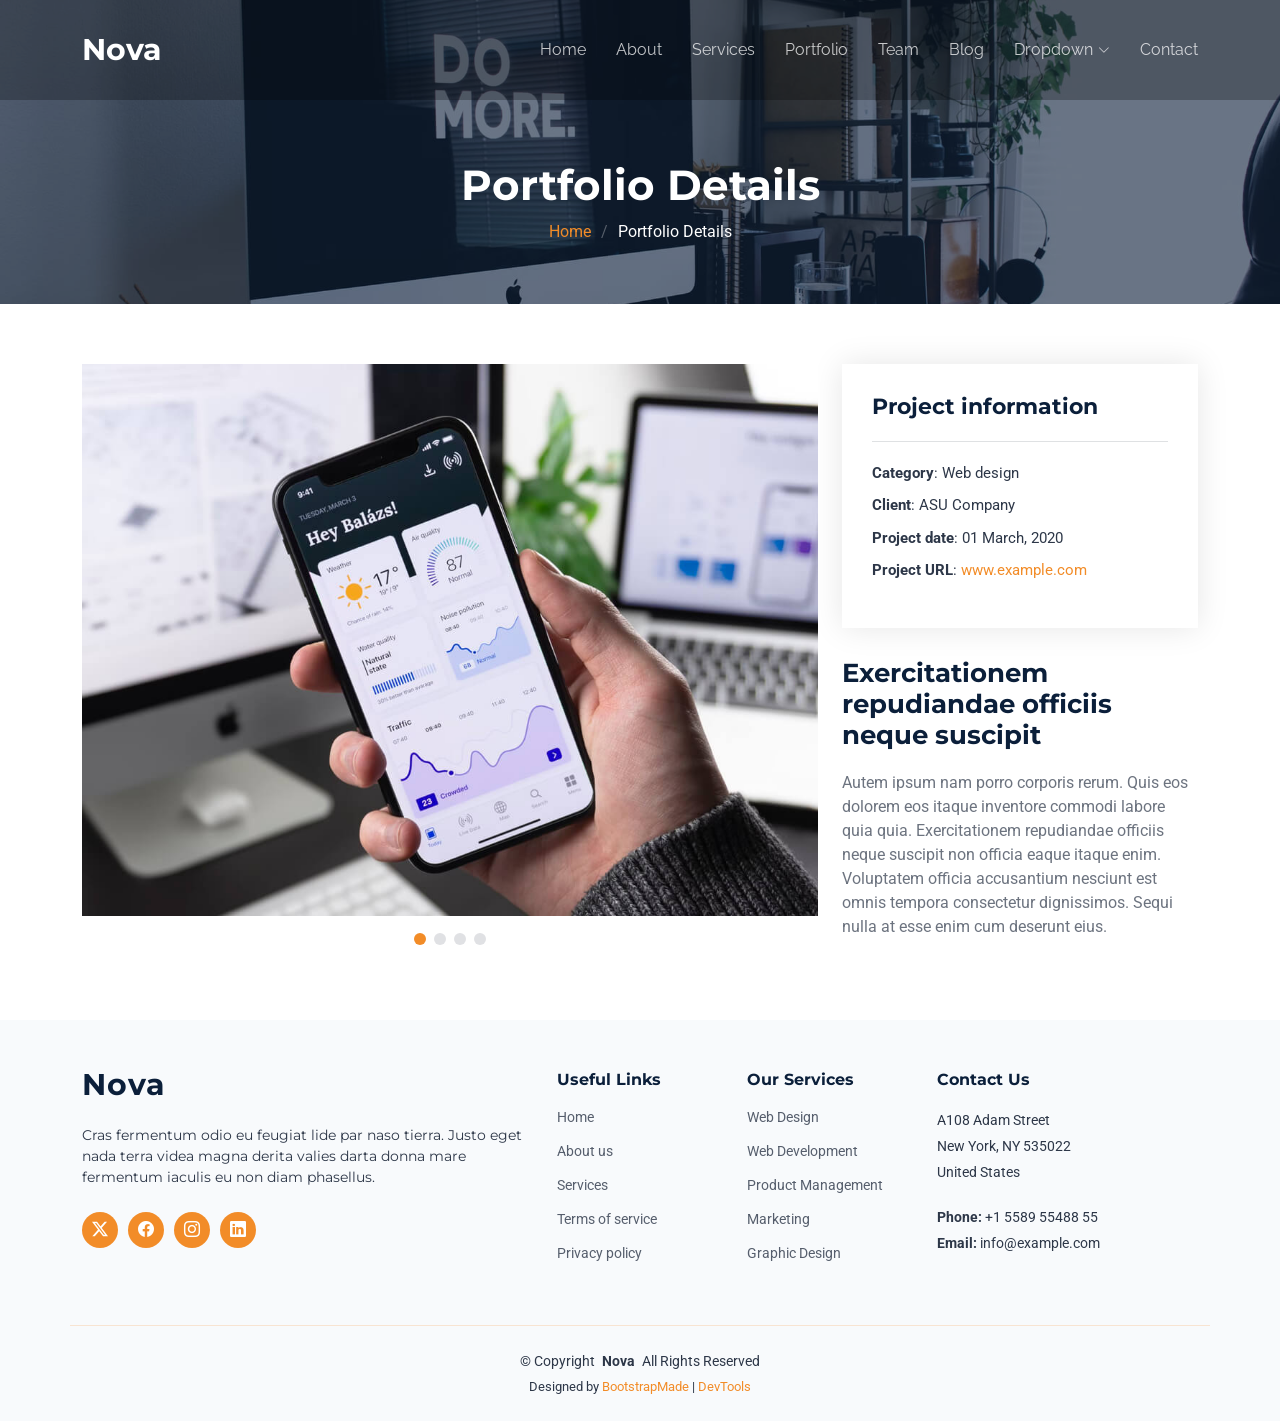
<file: portfolio-details.html>
<!DOCTYPE html>
<html lang="en">

<head>
  <meta charset="utf-8">
  <meta content="width=device-width, initial-scale=1.0" name="viewport">
  <title>Portfolio Details - Nova Bootstrap Template</title>
  <meta name="description" content="">
  <meta name="keywords" content="">

  <!-- Favicons -->
  <link href="assets/img/favicon.png" rel="icon">
  <link href="assets/img/apple-touch-icon.png" rel="apple-touch-icon">

  <!-- Fonts -->
  <link href="https://fonts.googleapis.com" rel="preconnect">
  <link href="https://fonts.gstatic.com" rel="preconnect" crossorigin>
  <link href="https://fonts.googleapis.com/css2?family=Roboto:ital,wght@0,100;0,300;0,400;0,500;0,700;0,900;1,100;1,300;1,400;1,500;1,700;1,900&family=Montserrat:ital,wght@0,100;0,200;0,300;0,400;0,500;0,600;0,700;0,800;0,900;1,100;1,200;1,300;1,400;1,500;1,600;1,700;1,800;1,900&family=Raleway:ital,wght@0,100;0,200;0,300;0,400;0,500;0,600;0,700;0,800;0,900;1,100;1,200;1,300;1,400;1,500;1,600;1,700;1,800;1,900&display=swap" rel="stylesheet">

  <!-- Vendor CSS Files -->
  <link href="assets/vendor/bootstrap/css/bootstrap.min.css" rel="stylesheet">
  <link href="assets/vendor/bootstrap-icons/bootstrap-icons.css" rel="stylesheet">
  <link href="assets/vendor/aos/aos.css" rel="stylesheet">
  <link href="assets/vendor/glightbox/css/glightbox.min.css" rel="stylesheet">
  <link href="assets/vendor/swiper/swiper-bundle.min.css" rel="stylesheet">

  <!-- Main CSS File -->
  <link href="assets/css/main.css" rel="stylesheet">

  <!-- =======================================================
  * Template Name: Nova
  * Template URL: https://bootstrapmade.com/nova-bootstrap-business-template/
  * Updated: Aug 07 2024 with Bootstrap v5.3.3
  * Author: BootstrapMade.com
  * License: https://bootstrapmade.com/license/
  ======================================================== -->
</head>

<body class="portfolio-details-page">

  <header id="header" class="header d-flex align-items-center fixed-top">
    <div class="container-fluid container-xl position-relative d-flex align-items-center justify-content-between">

      <a href="index.html" class="logo d-flex align-items-center">
        <!-- Uncomment the line below if you also wish to use an image logo -->
        <!-- <img src="assets/img/logo.png" alt=""> -->
        <h1 class="sitename">Nova</h1>
      </a>

      <nav id="navmenu" class="navmenu">
        <ul>
          <li><a href="index.html">Home<br></a></li>
          <li><a href="about.html">About</a></li>
          <li><a href="services.html">Services</a></li>
          <li><a href="portfolio.html">Portfolio</a></li>
          <li><a href="team.html">Team</a></li>
          <li><a href="blog.html">Blog</a></li>
          <li class="dropdown"><a href="#"><span>Dropdown</span> <i class="bi bi-chevron-down toggle-dropdown"></i></a>
            <ul>
              <li><a href="#">Dropdown 1</a></li>
              <li class="dropdown"><a href="#"><span>Deep Dropdown</span> <i class="bi bi-chevron-down toggle-dropdown"></i></a>
                <ul>
                  <li><a href="#">Deep Dropdown 1</a></li>
                  <li><a href="#">Deep Dropdown 2</a></li>
                  <li><a href="#">Deep Dropdown 3</a></li>
                  <li><a href="#">Deep Dropdown 4</a></li>
                  <li><a href="#">Deep Dropdown 5</a></li>
                </ul>
              </li>
              <li><a href="#">Dropdown 2</a></li>
              <li><a href="#">Dropdown 3</a></li>
              <li><a href="#">Dropdown 4</a></li>
            </ul>
          </li>
          <li><a href="contact.html">Contact</a></li>
        </ul>
        <i class="mobile-nav-toggle d-xl-none bi bi-list"></i>
      </nav>

    </div>
  </header>

  <main class="main">

    <!-- Page Title -->
    <div class="page-title dark-background" data-aos="fade" style="background-image: url(assets/img/portfolio-page-title-bg.jpg);">
      <div class="container">
        <h1>Portfolio Details</h1>
        <nav class="breadcrumbs">
          <ol>
            <li><a href="index.html">Home</a></li>
            <li class="current">Portfolio Details</li>
          </ol>
        </nav>
      </div>
    </div><!-- End Page Title -->

    <!-- Portfolio Details Section -->
    <section id="portfolio-details" class="portfolio-details section">

      <div class="container" data-aos="fade-up" data-aos-delay="100">

        <div class="row gy-4">

          <div class="col-lg-8">
            <div class="portfolio-details-slider swiper init-swiper">

              <script type="application/json" class="swiper-config">
                {
                  "loop": true,
                  "speed": 600,
                  "autoplay": {
                    "delay": 5000
                  },
                  "slidesPerView": "auto",
                  "pagination": {
                    "el": ".swiper-pagination",
                    "type": "bullets",
                    "clickable": true
                  }
                }
              </script>

              <div class="swiper-wrapper align-items-center">

                <div class="swiper-slide">
                  <img src="assets/img/portfolio/app-1.jpg" alt="">
                </div>

                <div class="swiper-slide">
                  <img src="assets/img/portfolio/product-1.jpg" alt="">
                </div>

                <div class="swiper-slide">
                  <img src="assets/img/portfolio/branding-1.jpg" alt="">
                </div>

                <div class="swiper-slide">
                  <img src="assets/img/portfolio/books-1.jpg" alt="">
                </div>

              </div>
              <div class="swiper-pagination"></div>
            </div>
          </div>

          <div class="col-lg-4">
            <div class="portfolio-info" data-aos="fade-up" data-aos-delay="200">
              <h3>Project information</h3>
              <ul>
                <li><strong>Category</strong>: Web design</li>
                <li><strong>Client</strong>: ASU Company</li>
                <li><strong>Project date</strong>: 01 March, 2020</li>
                <li><strong>Project URL</strong>: <a href="#">www.example.com</a></li>
              </ul>
            </div>
            <div class="portfolio-description" data-aos="fade-up" data-aos-delay="300">
              <h2>Exercitationem repudiandae officiis neque suscipit</h2>
              <p>
                Autem ipsum nam porro corporis rerum. Quis eos dolorem eos itaque inventore commodi labore quia quia. Exercitationem repudiandae officiis neque suscipit non officia eaque itaque enim. Voluptatem officia accusantium nesciunt est omnis tempora consectetur dignissimos. Sequi nulla at esse enim cum deserunt eius.
              </p>
            </div>
          </div>

        </div>

      </div>

    </section><!-- /Portfolio Details Section -->

  </main>

  <footer id="footer" class="footer light-background">

    <div class="footer-top">
      <div class="container">
        <div class="row gy-4">
          <div class="col-lg-5 col-md-12 footer-about">
            <a href="index.html" class="logo d-flex align-items-center">
              <span class="sitename">Nova</span>
            </a>
            <p>Cras fermentum odio eu feugiat lide par naso tierra. Justo eget nada terra videa magna derita valies darta donna mare fermentum iaculis eu non diam phasellus.</p>
            <div class="social-links d-flex mt-4">
              <a href=""><i class="bi bi-twitter-x"></i></a>
              <a href=""><i class="bi bi-facebook"></i></a>
              <a href=""><i class="bi bi-instagram"></i></a>
              <a href=""><i class="bi bi-linkedin"></i></a>
            </div>
          </div>

          <div class="col-lg-2 col-6 footer-links">
            <h4>Useful Links</h4>
            <ul>
              <li><a href="#">Home</a></li>
              <li><a href="#">About us</a></li>
              <li><a href="#">Services</a></li>
              <li><a href="#">Terms of service</a></li>
              <li><a href="#">Privacy policy</a></li>
            </ul>
          </div>

          <div class="col-lg-2 col-6 footer-links">
            <h4>Our Services</h4>
            <ul>
              <li><a href="#">Web Design</a></li>
              <li><a href="#">Web Development</a></li>
              <li><a href="#">Product Management</a></li>
              <li><a href="#">Marketing</a></li>
              <li><a href="#">Graphic Design</a></li>
            </ul>
          </div>

          <div class="col-lg-3 col-md-12 footer-contact text-center text-md-start">
            <h4>Contact Us</h4>
            <p>A108 Adam Street</p>
            <p>New York, NY 535022</p>
            <p>United States</p>
            <p class="mt-4"><strong>Phone:</strong> <span>+1 5589 55488 55</span></p>
            <p><strong>Email:</strong> <span>info@example.com</span></p>
          </div>

        </div>
      </div>
    </div>

    <div class="container copyright text-center">
      <p>© <span>Copyright</span> <strong class="px-1 sitename">Nova</strong> <span>All Rights Reserved</span></p>
      <div class="credits">
        <!-- All the links in the footer should remain intact. -->
        <!-- You can delete the links only if you've purchased the pro version. -->
        <!-- Licensing information: https://bootstrapmade.com/license/ -->
        <!-- Purchase the pro version with working PHP/AJAX contact form: [buy-url] -->
        Designed by <a href="https://bootstrapmade.com/">BootstrapMade</a> | <a href="https://bootstrapmade.com/tools/">DevTools</a>
      </div>
    </div>

  </footer>

  <!-- Scroll Top -->
  <a href="#" id="scroll-top" class="scroll-top d-flex align-items-center justify-content-center"><i class="bi bi-arrow-up-short"></i></a>

  <!-- Preloader -->
  <div id="preloader"></div>

  <!-- Vendor JS Files -->
  <script src="assets/vendor/bootstrap/js/bootstrap.bundle.min.js"></script>
  <script src="assets/vendor/php-email-form/validate.js"></script>
  <script src="assets/vendor/aos/aos.js"></script>
  <script src="assets/vendor/glightbox/js/glightbox.min.js"></script>
  <script src="assets/vendor/swiper/swiper-bundle.min.js"></script>
  <script src="assets/vendor/imagesloaded/imagesloaded.pkgd.min.js"></script>
  <script src="assets/vendor/isotope-layout/isotope.pkgd.min.js"></script>

  <!-- Main JS File -->
  <script src="assets/js/main.js"></script>

</body>

</html>
</file>
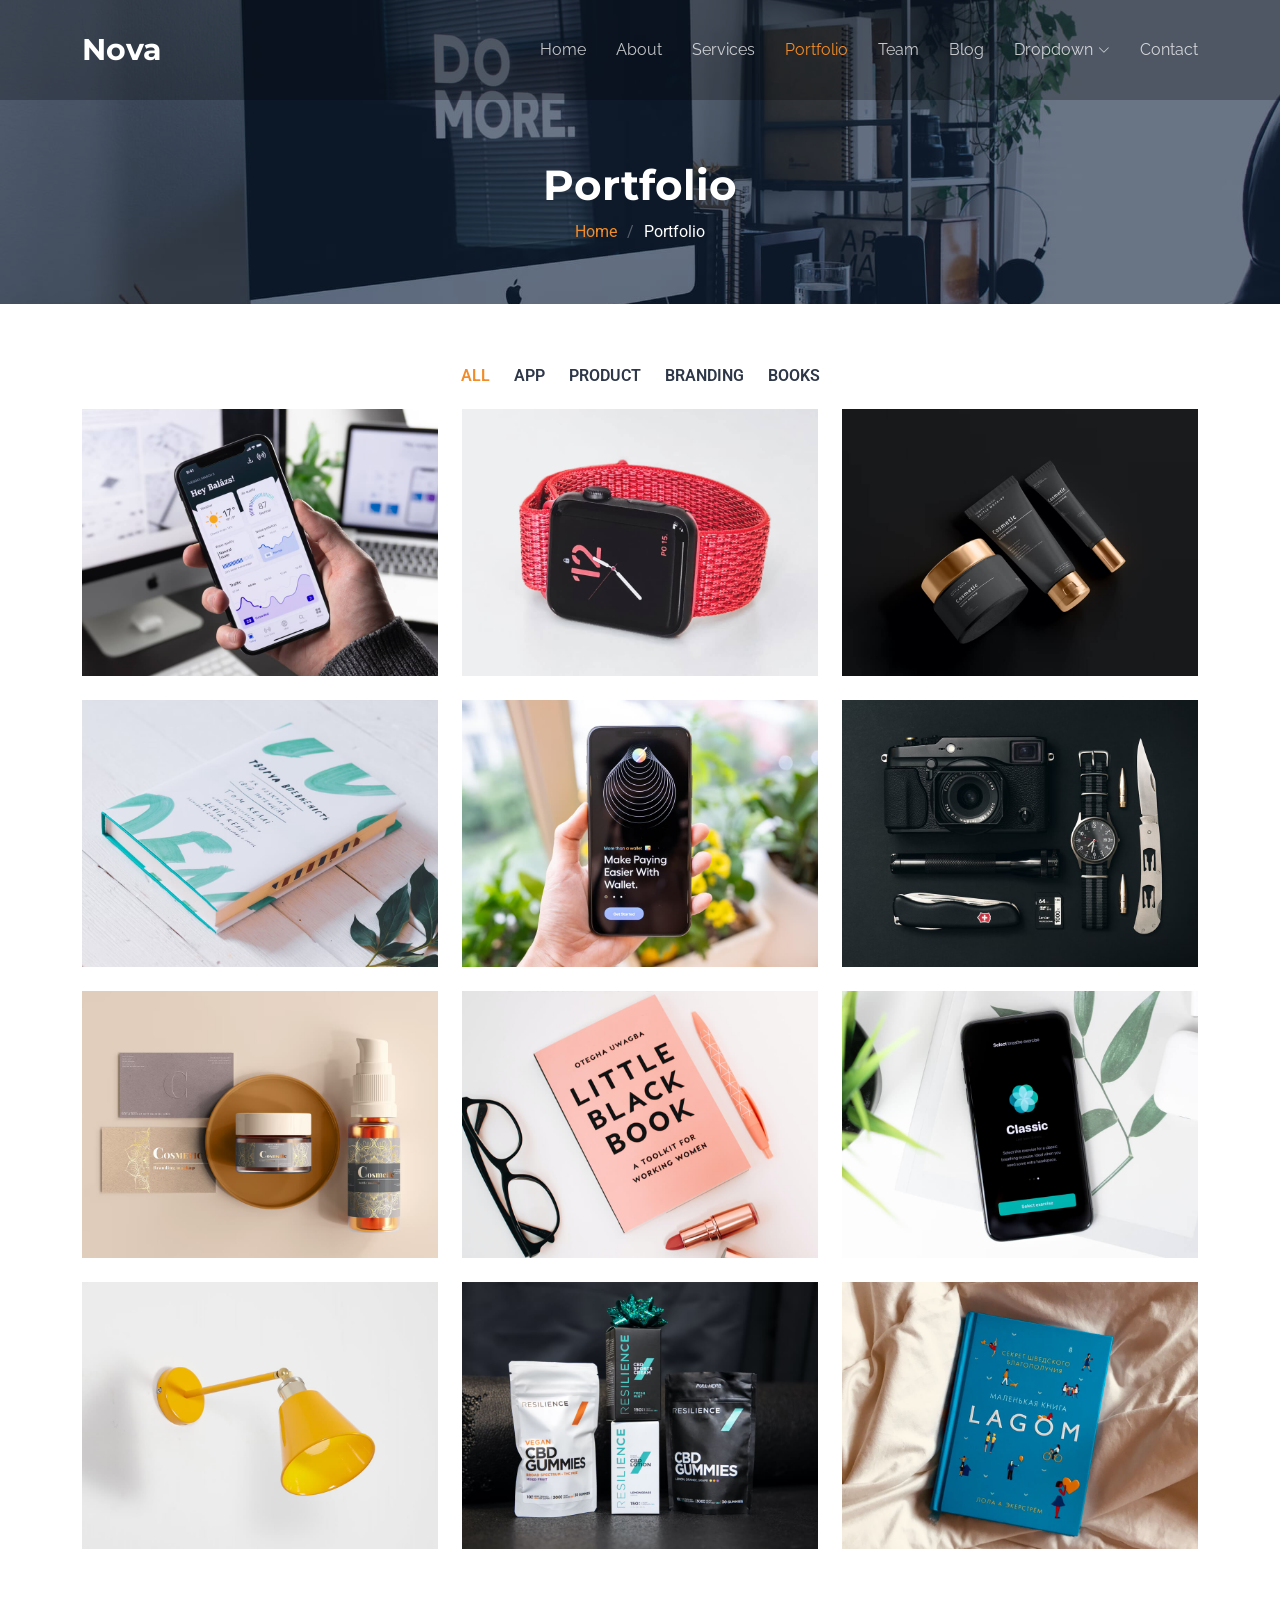
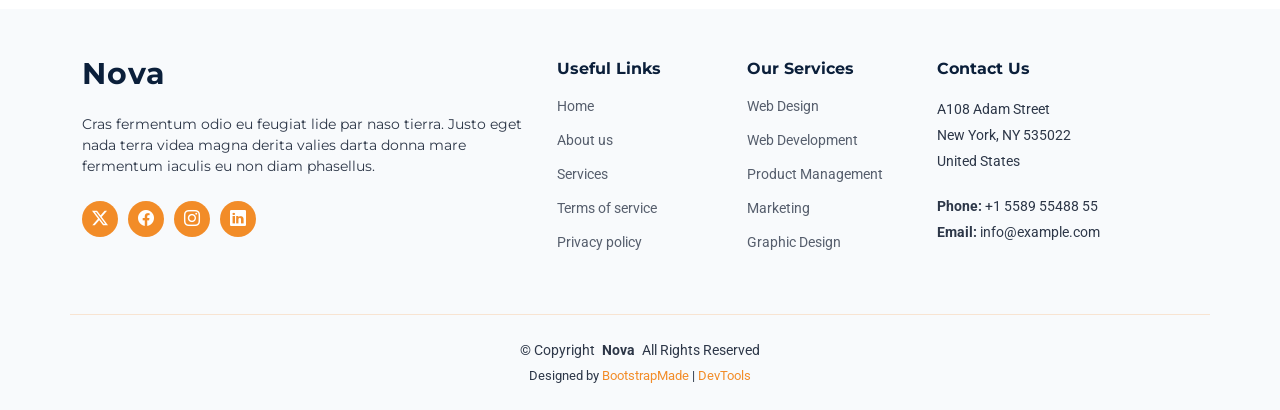
<file: portfolio.html>
<!DOCTYPE html>
<html lang="en">

<head>
  <meta charset="utf-8">
  <meta content="width=device-width, initial-scale=1.0" name="viewport">
  <title>Portfolio - Nova Bootstrap Template</title>
  <meta name="description" content="">
  <meta name="keywords" content="">

  <!-- Favicons -->
  <link href="assets/img/favicon.png" rel="icon">
  <link href="assets/img/apple-touch-icon.png" rel="apple-touch-icon">

  <!-- Fonts -->
  <link href="https://fonts.googleapis.com" rel="preconnect">
  <link href="https://fonts.gstatic.com" rel="preconnect" crossorigin>
  <link href="https://fonts.googleapis.com/css2?family=Roboto:ital,wght@0,100;0,300;0,400;0,500;0,700;0,900;1,100;1,300;1,400;1,500;1,700;1,900&family=Montserrat:ital,wght@0,100;0,200;0,300;0,400;0,500;0,600;0,700;0,800;0,900;1,100;1,200;1,300;1,400;1,500;1,600;1,700;1,800;1,900&family=Raleway:ital,wght@0,100;0,200;0,300;0,400;0,500;0,600;0,700;0,800;0,900;1,100;1,200;1,300;1,400;1,500;1,600;1,700;1,800;1,900&display=swap" rel="stylesheet">

  <!-- Vendor CSS Files -->
  <link href="assets/vendor/bootstrap/css/bootstrap.min.css" rel="stylesheet">
  <link href="assets/vendor/bootstrap-icons/bootstrap-icons.css" rel="stylesheet">
  <link href="assets/vendor/aos/aos.css" rel="stylesheet">
  <link href="assets/vendor/glightbox/css/glightbox.min.css" rel="stylesheet">
  <link href="assets/vendor/swiper/swiper-bundle.min.css" rel="stylesheet">

  <!-- Main CSS File -->
  <link href="assets/css/main.css" rel="stylesheet">

  <!-- =======================================================
  * Template Name: Nova
  * Template URL: https://bootstrapmade.com/nova-bootstrap-business-template/
  * Updated: Aug 07 2024 with Bootstrap v5.3.3
  * Author: BootstrapMade.com
  * License: https://bootstrapmade.com/license/
  ======================================================== -->
</head>

<body class="portfolio-page">

  <header id="header" class="header d-flex align-items-center fixed-top">
    <div class="container-fluid container-xl position-relative d-flex align-items-center justify-content-between">

      <a href="index.html" class="logo d-flex align-items-center">
        <!-- Uncomment the line below if you also wish to use an image logo -->
        <!-- <img src="assets/img/logo.png" alt=""> -->
        <h1 class="sitename">Nova</h1>
      </a>

      <nav id="navmenu" class="navmenu">
        <ul>
          <li><a href="index.html">Home<br></a></li>
          <li><a href="about.html">About</a></li>
          <li><a href="services.html">Services</a></li>
          <li><a href="portfolio.html" class="active">Portfolio</a></li>
          <li><a href="team.html">Team</a></li>
          <li><a href="blog.html">Blog</a></li>
          <li class="dropdown"><a href="#"><span>Dropdown</span> <i class="bi bi-chevron-down toggle-dropdown"></i></a>
            <ul>
              <li><a href="#">Dropdown 1</a></li>
              <li class="dropdown"><a href="#"><span>Deep Dropdown</span> <i class="bi bi-chevron-down toggle-dropdown"></i></a>
                <ul>
                  <li><a href="#">Deep Dropdown 1</a></li>
                  <li><a href="#">Deep Dropdown 2</a></li>
                  <li><a href="#">Deep Dropdown 3</a></li>
                  <li><a href="#">Deep Dropdown 4</a></li>
                  <li><a href="#">Deep Dropdown 5</a></li>
                </ul>
              </li>
              <li><a href="#">Dropdown 2</a></li>
              <li><a href="#">Dropdown 3</a></li>
              <li><a href="#">Dropdown 4</a></li>
            </ul>
          </li>
          <li><a href="contact.html">Contact</a></li>
        </ul>
        <i class="mobile-nav-toggle d-xl-none bi bi-list"></i>
      </nav>

    </div>
  </header>

  <main class="main">

    <!-- Page Title -->
    <div class="page-title dark-background" data-aos="fade" style="background-image: url(assets/img/portfolio-page-title-bg.jpg);">
      <div class="container">
        <h1>Portfolio</h1>
        <nav class="breadcrumbs">
          <ol>
            <li><a href="index.html">Home</a></li>
            <li class="current">Portfolio</li>
          </ol>
        </nav>
      </div>
    </div><!-- End Page Title -->

    <!-- Portfolio Section -->
    <section id="portfolio" class="portfolio section">

      <div class="container">

        <div class="isotope-layout" data-default-filter="*" data-layout="masonry" data-sort="original-order">

          <ul class="portfolio-filters isotope-filters" data-aos="fade-up" data-aos-delay="100">
            <li data-filter="*" class="filter-active">All</li>
            <li data-filter=".filter-app">App</li>
            <li data-filter=".filter-product">Product</li>
            <li data-filter=".filter-branding">Branding</li>
            <li data-filter=".filter-books">Books</li>
          </ul><!-- End Portfolio Filters -->

          <div class="row gy-4 isotope-container" data-aos="fade-up" data-aos-delay="200">

            <div class="col-lg-4 col-md-6 portfolio-item isotope-item filter-app">
              <img src="assets/img/portfolio/app-1.jpg" class="img-fluid" alt="">
              <div class="portfolio-info">
                <h4>App 1</h4>
                <p>Lorem ipsum, dolor sit amet consectetur</p>
                <a href="assets/img/portfolio/app-1.jpg" title="App 1" data-gallery="portfolio-gallery-app" class="glightbox preview-link"><i class="bi bi-zoom-in"></i></a>
                <a href="portfolio-details.html" title="More Details" class="details-link"><i class="bi bi-link-45deg"></i></a>
              </div>
            </div><!-- End Portfolio Item -->

            <div class="col-lg-4 col-md-6 portfolio-item isotope-item filter-product">
              <img src="assets/img/portfolio/product-1.jpg" class="img-fluid" alt="">
              <div class="portfolio-info">
                <h4>Product 1</h4>
                <p>Lorem ipsum, dolor sit amet consectetur</p>
                <a href="assets/img/portfolio/product-1.jpg" title="Product 1" data-gallery="portfolio-gallery-product" class="glightbox preview-link"><i class="bi bi-zoom-in"></i></a>
                <a href="portfolio-details.html" title="More Details" class="details-link"><i class="bi bi-link-45deg"></i></a>
              </div>
            </div><!-- End Portfolio Item -->

            <div class="col-lg-4 col-md-6 portfolio-item isotope-item filter-branding">
              <img src="assets/img/portfolio/branding-1.jpg" class="img-fluid" alt="">
              <div class="portfolio-info">
                <h4>Branding 1</h4>
                <p>Lorem ipsum, dolor sit amet consectetur</p>
                <a href="assets/img/portfolio/branding-1.jpg" title="Branding 1" data-gallery="portfolio-gallery-branding" class="glightbox preview-link"><i class="bi bi-zoom-in"></i></a>
                <a href="portfolio-details.html" title="More Details" class="details-link"><i class="bi bi-link-45deg"></i></a>
              </div>
            </div><!-- End Portfolio Item -->

            <div class="col-lg-4 col-md-6 portfolio-item isotope-item filter-books">
              <img src="assets/img/portfolio/books-1.jpg" class="img-fluid" alt="">
              <div class="portfolio-info">
                <h4>Books 1</h4>
                <p>Lorem ipsum, dolor sit amet consectetur</p>
                <a href="assets/img/portfolio/books-1.jpg" title="Branding 1" data-gallery="portfolio-gallery-book" class="glightbox preview-link"><i class="bi bi-zoom-in"></i></a>
                <a href="portfolio-details.html" title="More Details" class="details-link"><i class="bi bi-link-45deg"></i></a>
              </div>
            </div><!-- End Portfolio Item -->

            <div class="col-lg-4 col-md-6 portfolio-item isotope-item filter-app">
              <img src="assets/img/portfolio/app-2.jpg" class="img-fluid" alt="">
              <div class="portfolio-info">
                <h4>App 2</h4>
                <p>Lorem ipsum, dolor sit amet consectetur</p>
                <a href="assets/img/portfolio/app-2.jpg" title="App 2" data-gallery="portfolio-gallery-app" class="glightbox preview-link"><i class="bi bi-zoom-in"></i></a>
                <a href="portfolio-details.html" title="More Details" class="details-link"><i class="bi bi-link-45deg"></i></a>
              </div>
            </div><!-- End Portfolio Item -->

            <div class="col-lg-4 col-md-6 portfolio-item isotope-item filter-product">
              <img src="assets/img/portfolio/product-2.jpg" class="img-fluid" alt="">
              <div class="portfolio-info">
                <h4>Product 2</h4>
                <p>Lorem ipsum, dolor sit amet consectetur</p>
                <a href="assets/img/portfolio/product-2.jpg" title="Product 2" data-gallery="portfolio-gallery-product" class="glightbox preview-link"><i class="bi bi-zoom-in"></i></a>
                <a href="portfolio-details.html" title="More Details" class="details-link"><i class="bi bi-link-45deg"></i></a>
              </div>
            </div><!-- End Portfolio Item -->

            <div class="col-lg-4 col-md-6 portfolio-item isotope-item filter-branding">
              <img src="assets/img/portfolio/branding-2.jpg" class="img-fluid" alt="">
              <div class="portfolio-info">
                <h4>Branding 2</h4>
                <p>Lorem ipsum, dolor sit amet consectetur</p>
                <a href="assets/img/portfolio/branding-2.jpg" title="Branding 2" data-gallery="portfolio-gallery-branding" class="glightbox preview-link"><i class="bi bi-zoom-in"></i></a>
                <a href="portfolio-details.html" title="More Details" class="details-link"><i class="bi bi-link-45deg"></i></a>
              </div>
            </div><!-- End Portfolio Item -->

            <div class="col-lg-4 col-md-6 portfolio-item isotope-item filter-books">
              <img src="assets/img/portfolio/books-2.jpg" class="img-fluid" alt="">
              <div class="portfolio-info">
                <h4>Books 2</h4>
                <p>Lorem ipsum, dolor sit amet consectetur</p>
                <a href="assets/img/portfolio/books-2.jpg" title="Branding 2" data-gallery="portfolio-gallery-book" class="glightbox preview-link"><i class="bi bi-zoom-in"></i></a>
                <a href="portfolio-details.html" title="More Details" class="details-link"><i class="bi bi-link-45deg"></i></a>
              </div>
            </div><!-- End Portfolio Item -->

            <div class="col-lg-4 col-md-6 portfolio-item isotope-item filter-app">
              <img src="assets/img/portfolio/app-3.jpg" class="img-fluid" alt="">
              <div class="portfolio-info">
                <h4>App 3</h4>
                <p>Lorem ipsum, dolor sit amet consectetur</p>
                <a href="assets/img/portfolio/app-3.jpg" title="App 3" data-gallery="portfolio-gallery-app" class="glightbox preview-link"><i class="bi bi-zoom-in"></i></a>
                <a href="portfolio-details.html" title="More Details" class="details-link"><i class="bi bi-link-45deg"></i></a>
              </div>
            </div><!-- End Portfolio Item -->

            <div class="col-lg-4 col-md-6 portfolio-item isotope-item filter-product">
              <img src="assets/img/portfolio/product-3.jpg" class="img-fluid" alt="">
              <div class="portfolio-info">
                <h4>Product 3</h4>
                <p>Lorem ipsum, dolor sit amet consectetur</p>
                <a href="assets/img/portfolio/product-3.jpg" title="Product 3" data-gallery="portfolio-gallery-product" class="glightbox preview-link"><i class="bi bi-zoom-in"></i></a>
                <a href="portfolio-details.html" title="More Details" class="details-link"><i class="bi bi-link-45deg"></i></a>
              </div>
            </div><!-- End Portfolio Item -->

            <div class="col-lg-4 col-md-6 portfolio-item isotope-item filter-branding">
              <img src="assets/img/portfolio/branding-3.jpg" class="img-fluid" alt="">
              <div class="portfolio-info">
                <h4>Branding 3</h4>
                <p>Lorem ipsum, dolor sit amet consectetur</p>
                <a href="assets/img/portfolio/branding-3.jpg" title="Branding 2" data-gallery="portfolio-gallery-branding" class="glightbox preview-link"><i class="bi bi-zoom-in"></i></a>
                <a href="portfolio-details.html" title="More Details" class="details-link"><i class="bi bi-link-45deg"></i></a>
              </div>
            </div><!-- End Portfolio Item -->

            <div class="col-lg-4 col-md-6 portfolio-item isotope-item filter-books">
              <img src="assets/img/portfolio/books-3.jpg" class="img-fluid" alt="">
              <div class="portfolio-info">
                <h4>Books 3</h4>
                <p>Lorem ipsum, dolor sit amet consectetur</p>
                <a href="assets/img/portfolio/books-3.jpg" title="Branding 3" data-gallery="portfolio-gallery-book" class="glightbox preview-link"><i class="bi bi-zoom-in"></i></a>
                <a href="portfolio-details.html" title="More Details" class="details-link"><i class="bi bi-link-45deg"></i></a>
              </div>
            </div><!-- End Portfolio Item -->

          </div><!-- End Portfolio Container -->

        </div>

      </div>

    </section><!-- /Portfolio Section -->

  </main>

  <footer id="footer" class="footer light-background">

    <div class="footer-top">
      <div class="container">
        <div class="row gy-4">
          <div class="col-lg-5 col-md-12 footer-about">
            <a href="index.html" class="logo d-flex align-items-center">
              <span class="sitename">Nova</span>
            </a>
            <p>Cras fermentum odio eu feugiat lide par naso tierra. Justo eget nada terra videa magna derita valies darta donna mare fermentum iaculis eu non diam phasellus.</p>
            <div class="social-links d-flex mt-4">
              <a href=""><i class="bi bi-twitter-x"></i></a>
              <a href=""><i class="bi bi-facebook"></i></a>
              <a href=""><i class="bi bi-instagram"></i></a>
              <a href=""><i class="bi bi-linkedin"></i></a>
            </div>
          </div>

          <div class="col-lg-2 col-6 footer-links">
            <h4>Useful Links</h4>
            <ul>
              <li><a href="#">Home</a></li>
              <li><a href="#">About us</a></li>
              <li><a href="#">Services</a></li>
              <li><a href="#">Terms of service</a></li>
              <li><a href="#">Privacy policy</a></li>
            </ul>
          </div>

          <div class="col-lg-2 col-6 footer-links">
            <h4>Our Services</h4>
            <ul>
              <li><a href="#">Web Design</a></li>
              <li><a href="#">Web Development</a></li>
              <li><a href="#">Product Management</a></li>
              <li><a href="#">Marketing</a></li>
              <li><a href="#">Graphic Design</a></li>
            </ul>
          </div>

          <div class="col-lg-3 col-md-12 footer-contact text-center text-md-start">
            <h4>Contact Us</h4>
            <p>A108 Adam Street</p>
            <p>New York, NY 535022</p>
            <p>United States</p>
            <p class="mt-4"><strong>Phone:</strong> <span>+1 5589 55488 55</span></p>
            <p><strong>Email:</strong> <span>info@example.com</span></p>
          </div>

        </div>
      </div>
    </div>

    <div class="container copyright text-center">
      <p>© <span>Copyright</span> <strong class="px-1 sitename">Nova</strong> <span>All Rights Reserved</span></p>
      <div class="credits">
        <!-- All the links in the footer should remain intact. -->
        <!-- You can delete the links only if you've purchased the pro version. -->
        <!-- Licensing information: https://bootstrapmade.com/license/ -->
        <!-- Purchase the pro version with working PHP/AJAX contact form: [buy-url] -->
        Designed by <a href="https://bootstrapmade.com/">BootstrapMade</a> | <a href="https://bootstrapmade.com/tools/">DevTools</a>
      </div>
    </div>

  </footer>

  <!-- Scroll Top -->
  <a href="#" id="scroll-top" class="scroll-top d-flex align-items-center justify-content-center"><i class="bi bi-arrow-up-short"></i></a>

  <!-- Preloader -->
  <div id="preloader"></div>

  <!-- Vendor JS Files -->
  <script src="assets/vendor/bootstrap/js/bootstrap.bundle.min.js"></script>
  <script src="assets/vendor/php-email-form/validate.js"></script>
  <script src="assets/vendor/aos/aos.js"></script>
  <script src="assets/vendor/glightbox/js/glightbox.min.js"></script>
  <script src="assets/vendor/swiper/swiper-bundle.min.js"></script>
  <script src="assets/vendor/imagesloaded/imagesloaded.pkgd.min.js"></script>
  <script src="assets/vendor/isotope-layout/isotope.pkgd.min.js"></script>

  <!-- Main JS File -->
  <script src="assets/js/main.js"></script>

</body>

</html>
</file>
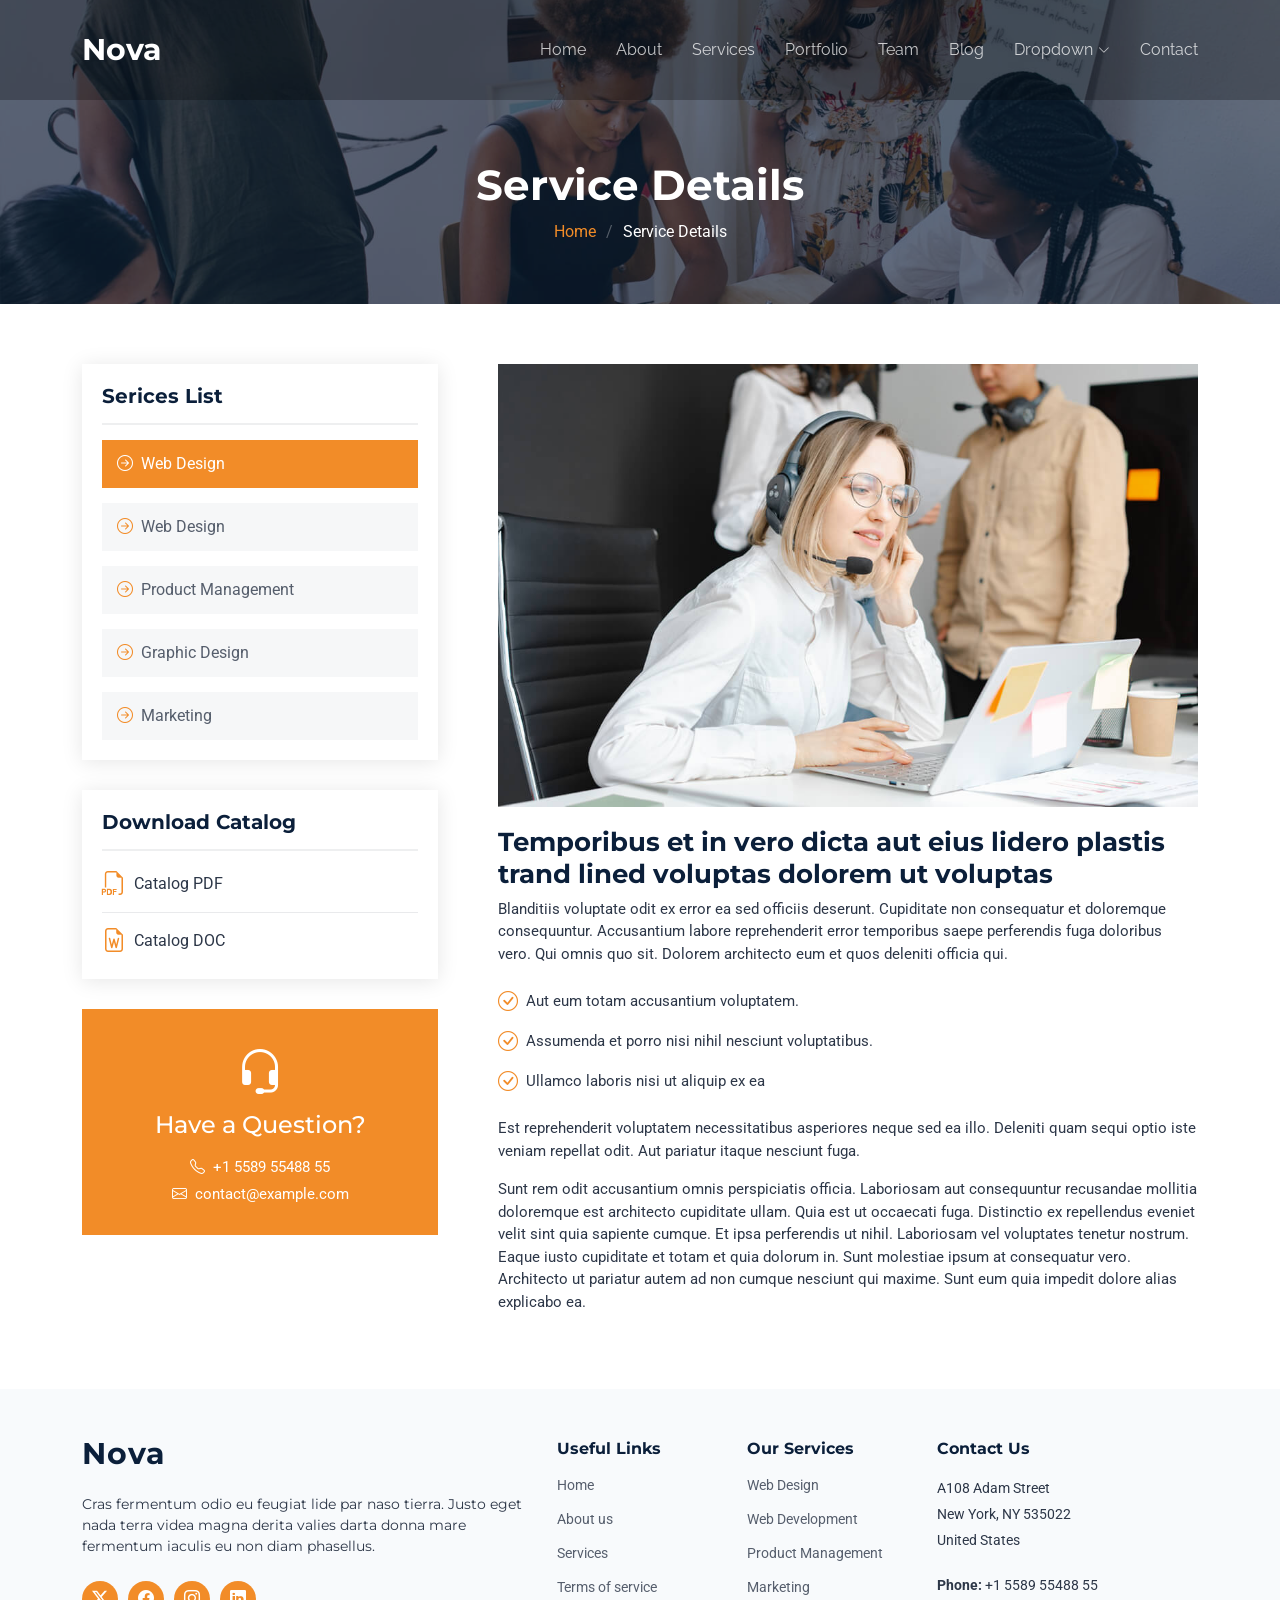
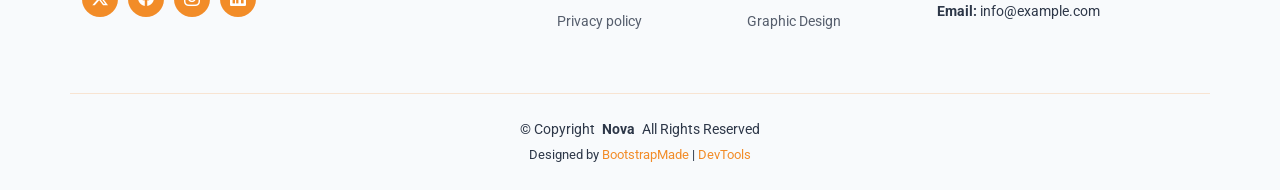
<file: service-details.html>
<!DOCTYPE html>
<html lang="en">

<head>
  <meta charset="utf-8">
  <meta content="width=device-width, initial-scale=1.0" name="viewport">
  <title>Service Details - Nova Bootstrap Template</title>
  <meta name="description" content="">
  <meta name="keywords" content="">

  <!-- Favicons -->
  <link href="assets/img/favicon.png" rel="icon">
  <link href="assets/img/apple-touch-icon.png" rel="apple-touch-icon">

  <!-- Fonts -->
  <link href="https://fonts.googleapis.com" rel="preconnect">
  <link href="https://fonts.gstatic.com" rel="preconnect" crossorigin>
  <link href="https://fonts.googleapis.com/css2?family=Roboto:ital,wght@0,100;0,300;0,400;0,500;0,700;0,900;1,100;1,300;1,400;1,500;1,700;1,900&family=Montserrat:ital,wght@0,100;0,200;0,300;0,400;0,500;0,600;0,700;0,800;0,900;1,100;1,200;1,300;1,400;1,500;1,600;1,700;1,800;1,900&family=Raleway:ital,wght@0,100;0,200;0,300;0,400;0,500;0,600;0,700;0,800;0,900;1,100;1,200;1,300;1,400;1,500;1,600;1,700;1,800;1,900&display=swap" rel="stylesheet">

  <!-- Vendor CSS Files -->
  <link href="assets/vendor/bootstrap/css/bootstrap.min.css" rel="stylesheet">
  <link href="assets/vendor/bootstrap-icons/bootstrap-icons.css" rel="stylesheet">
  <link href="assets/vendor/aos/aos.css" rel="stylesheet">
  <link href="assets/vendor/glightbox/css/glightbox.min.css" rel="stylesheet">
  <link href="assets/vendor/swiper/swiper-bundle.min.css" rel="stylesheet">

  <!-- Main CSS File -->
  <link href="assets/css/main.css" rel="stylesheet">

  <!-- =======================================================
  * Template Name: Nova
  * Template URL: https://bootstrapmade.com/nova-bootstrap-business-template/
  * Updated: Aug 07 2024 with Bootstrap v5.3.3
  * Author: BootstrapMade.com
  * License: https://bootstrapmade.com/license/
  ======================================================== -->
</head>

<body class="service-details-page">

  <header id="header" class="header d-flex align-items-center fixed-top">
    <div class="container-fluid container-xl position-relative d-flex align-items-center justify-content-between">

      <a href="index.html" class="logo d-flex align-items-center">
        <!-- Uncomment the line below if you also wish to use an image logo -->
        <!-- <img src="assets/img/logo.png" alt=""> -->
        <h1 class="sitename">Nova</h1>
      </a>

      <nav id="navmenu" class="navmenu">
        <ul>
          <li><a href="index.html">Home<br></a></li>
          <li><a href="about.html">About</a></li>
          <li><a href="services.html">Services</a></li>
          <li><a href="portfolio.html">Portfolio</a></li>
          <li><a href="team.html">Team</a></li>
          <li><a href="blog.html">Blog</a></li>
          <li class="dropdown"><a href="#"><span>Dropdown</span> <i class="bi bi-chevron-down toggle-dropdown"></i></a>
            <ul>
              <li><a href="#">Dropdown 1</a></li>
              <li class="dropdown"><a href="#"><span>Deep Dropdown</span> <i class="bi bi-chevron-down toggle-dropdown"></i></a>
                <ul>
                  <li><a href="#">Deep Dropdown 1</a></li>
                  <li><a href="#">Deep Dropdown 2</a></li>
                  <li><a href="#">Deep Dropdown 3</a></li>
                  <li><a href="#">Deep Dropdown 4</a></li>
                  <li><a href="#">Deep Dropdown 5</a></li>
                </ul>
              </li>
              <li><a href="#">Dropdown 2</a></li>
              <li><a href="#">Dropdown 3</a></li>
              <li><a href="#">Dropdown 4</a></li>
            </ul>
          </li>
          <li><a href="contact.html">Contact</a></li>
        </ul>
        <i class="mobile-nav-toggle d-xl-none bi bi-list"></i>
      </nav>

    </div>
  </header>

  <main class="main">

    <!-- Page Title -->
    <div class="page-title dark-background" data-aos="fade" style="background-image: url(assets/img/services-page-title-bg.jpg);">
      <div class="container">
        <h1>Service Details</h1>
        <nav class="breadcrumbs">
          <ol>
            <li><a href="index.html">Home</a></li>
            <li class="current">Service Details</li>
          </ol>
        </nav>
      </div>
    </div><!-- End Page Title -->

    <!-- Service Details Section -->
    <section id="service-details" class="service-details section">

      <div class="container">

        <div class="row gy-5">

          <div class="col-lg-4" data-aos="fade-up" data-aos-delay="100">

            <div class="service-box">
              <h4>Serices List</h4>
              <div class="services-list">
                <a href="#" class="active"><i class="bi bi-arrow-right-circle"></i><span>Web Design</span></a>
                <a href="#"><i class="bi bi-arrow-right-circle"></i><span>Web Design</span></a>
                <a href="#"><i class="bi bi-arrow-right-circle"></i><span>Product Management</span></a>
                <a href="#"><i class="bi bi-arrow-right-circle"></i><span>Graphic Design</span></a>
                <a href="#"><i class="bi bi-arrow-right-circle"></i><span>Marketing</span></a>
              </div>
            </div><!-- End Services List -->

            <div class="service-box">
              <h4>Download Catalog</h4>
              <div class="download-catalog">
                <a href="#"><i class="bi bi-filetype-pdf"></i><span>Catalog PDF</span></a>
                <a href="#"><i class="bi bi-file-earmark-word"></i><span>Catalog DOC</span></a>
              </div>
            </div><!-- End Services List -->

            <div class="help-box d-flex flex-column justify-content-center align-items-center">
              <i class="bi bi-headset help-icon"></i>
              <h4>Have a Question?</h4>
              <p class="d-flex align-items-center mt-2 mb-0"><i class="bi bi-telephone me-2"></i> <span>+1 5589 55488 55</span></p>
              <p class="d-flex align-items-center mt-1 mb-0"><i class="bi bi-envelope me-2"></i> <a href="mailto:contact@example.com">contact@example.com</a></p>
            </div>

          </div>

          <div class="col-lg-8 ps-lg-5" data-aos="fade-up" data-aos-delay="200">
            <img src="assets/img/services.jpg" alt="" class="img-fluid services-img">
            <h3>Temporibus et in vero dicta aut eius lidero plastis trand lined voluptas dolorem ut voluptas</h3>
            <p>
              Blanditiis voluptate odit ex error ea sed officiis deserunt. Cupiditate non consequatur et doloremque consequuntur. Accusantium labore reprehenderit error temporibus saepe perferendis fuga doloribus vero. Qui omnis quo sit. Dolorem architecto eum et quos deleniti officia qui.
            </p>
            <ul>
              <li><i class="bi bi-check-circle"></i> <span>Aut eum totam accusantium voluptatem.</span></li>
              <li><i class="bi bi-check-circle"></i> <span>Assumenda et porro nisi nihil nesciunt voluptatibus.</span></li>
              <li><i class="bi bi-check-circle"></i> <span>Ullamco laboris nisi ut aliquip ex ea</span></li>
            </ul>
            <p>
              Est reprehenderit voluptatem necessitatibus asperiores neque sed ea illo. Deleniti quam sequi optio iste veniam repellat odit. Aut pariatur itaque nesciunt fuga.
            </p>
            <p>
              Sunt rem odit accusantium omnis perspiciatis officia. Laboriosam aut consequuntur recusandae mollitia doloremque est architecto cupiditate ullam. Quia est ut occaecati fuga. Distinctio ex repellendus eveniet velit sint quia sapiente cumque. Et ipsa perferendis ut nihil. Laboriosam vel voluptates tenetur nostrum. Eaque iusto cupiditate et totam et quia dolorum in. Sunt molestiae ipsum at consequatur vero. Architecto ut pariatur autem ad non cumque nesciunt qui maxime. Sunt eum quia impedit dolore alias explicabo ea.
            </p>
          </div>

        </div>

      </div>

    </section><!-- /Service Details Section -->

  </main>

  <footer id="footer" class="footer light-background">

    <div class="footer-top">
      <div class="container">
        <div class="row gy-4">
          <div class="col-lg-5 col-md-12 footer-about">
            <a href="index.html" class="logo d-flex align-items-center">
              <span class="sitename">Nova</span>
            </a>
            <p>Cras fermentum odio eu feugiat lide par naso tierra. Justo eget nada terra videa magna derita valies darta donna mare fermentum iaculis eu non diam phasellus.</p>
            <div class="social-links d-flex mt-4">
              <a href=""><i class="bi bi-twitter-x"></i></a>
              <a href=""><i class="bi bi-facebook"></i></a>
              <a href=""><i class="bi bi-instagram"></i></a>
              <a href=""><i class="bi bi-linkedin"></i></a>
            </div>
          </div>

          <div class="col-lg-2 col-6 footer-links">
            <h4>Useful Links</h4>
            <ul>
              <li><a href="#">Home</a></li>
              <li><a href="#">About us</a></li>
              <li><a href="#">Services</a></li>
              <li><a href="#">Terms of service</a></li>
              <li><a href="#">Privacy policy</a></li>
            </ul>
          </div>

          <div class="col-lg-2 col-6 footer-links">
            <h4>Our Services</h4>
            <ul>
              <li><a href="#">Web Design</a></li>
              <li><a href="#">Web Development</a></li>
              <li><a href="#">Product Management</a></li>
              <li><a href="#">Marketing</a></li>
              <li><a href="#">Graphic Design</a></li>
            </ul>
          </div>

          <div class="col-lg-3 col-md-12 footer-contact text-center text-md-start">
            <h4>Contact Us</h4>
            <p>A108 Adam Street</p>
            <p>New York, NY 535022</p>
            <p>United States</p>
            <p class="mt-4"><strong>Phone:</strong> <span>+1 5589 55488 55</span></p>
            <p><strong>Email:</strong> <span>info@example.com</span></p>
          </div>

        </div>
      </div>
    </div>

    <div class="container copyright text-center">
      <p>© <span>Copyright</span> <strong class="px-1 sitename">Nova</strong> <span>All Rights Reserved</span></p>
      <div class="credits">
        <!-- All the links in the footer should remain intact. -->
        <!-- You can delete the links only if you've purchased the pro version. -->
        <!-- Licensing information: https://bootstrapmade.com/license/ -->
        <!-- Purchase the pro version with working PHP/AJAX contact form: [buy-url] -->
        Designed by <a href="https://bootstrapmade.com/">BootstrapMade</a> | <a href="https://bootstrapmade.com/tools/">DevTools</a>
      </div>
    </div>

  </footer>

  <!-- Scroll Top -->
  <a href="#" id="scroll-top" class="scroll-top d-flex align-items-center justify-content-center"><i class="bi bi-arrow-up-short"></i></a>

  <!-- Preloader -->
  <div id="preloader"></div>

  <!-- Vendor JS Files -->
  <script src="assets/vendor/bootstrap/js/bootstrap.bundle.min.js"></script>
  <script src="assets/vendor/php-email-form/validate.js"></script>
  <script src="assets/vendor/aos/aos.js"></script>
  <script src="assets/vendor/glightbox/js/glightbox.min.js"></script>
  <script src="assets/vendor/swiper/swiper-bundle.min.js"></script>
  <script src="assets/vendor/imagesloaded/imagesloaded.pkgd.min.js"></script>
  <script src="assets/vendor/isotope-layout/isotope.pkgd.min.js"></script>

  <!-- Main JS File -->
  <script src="assets/js/main.js"></script>

</body>

</html>
</file>
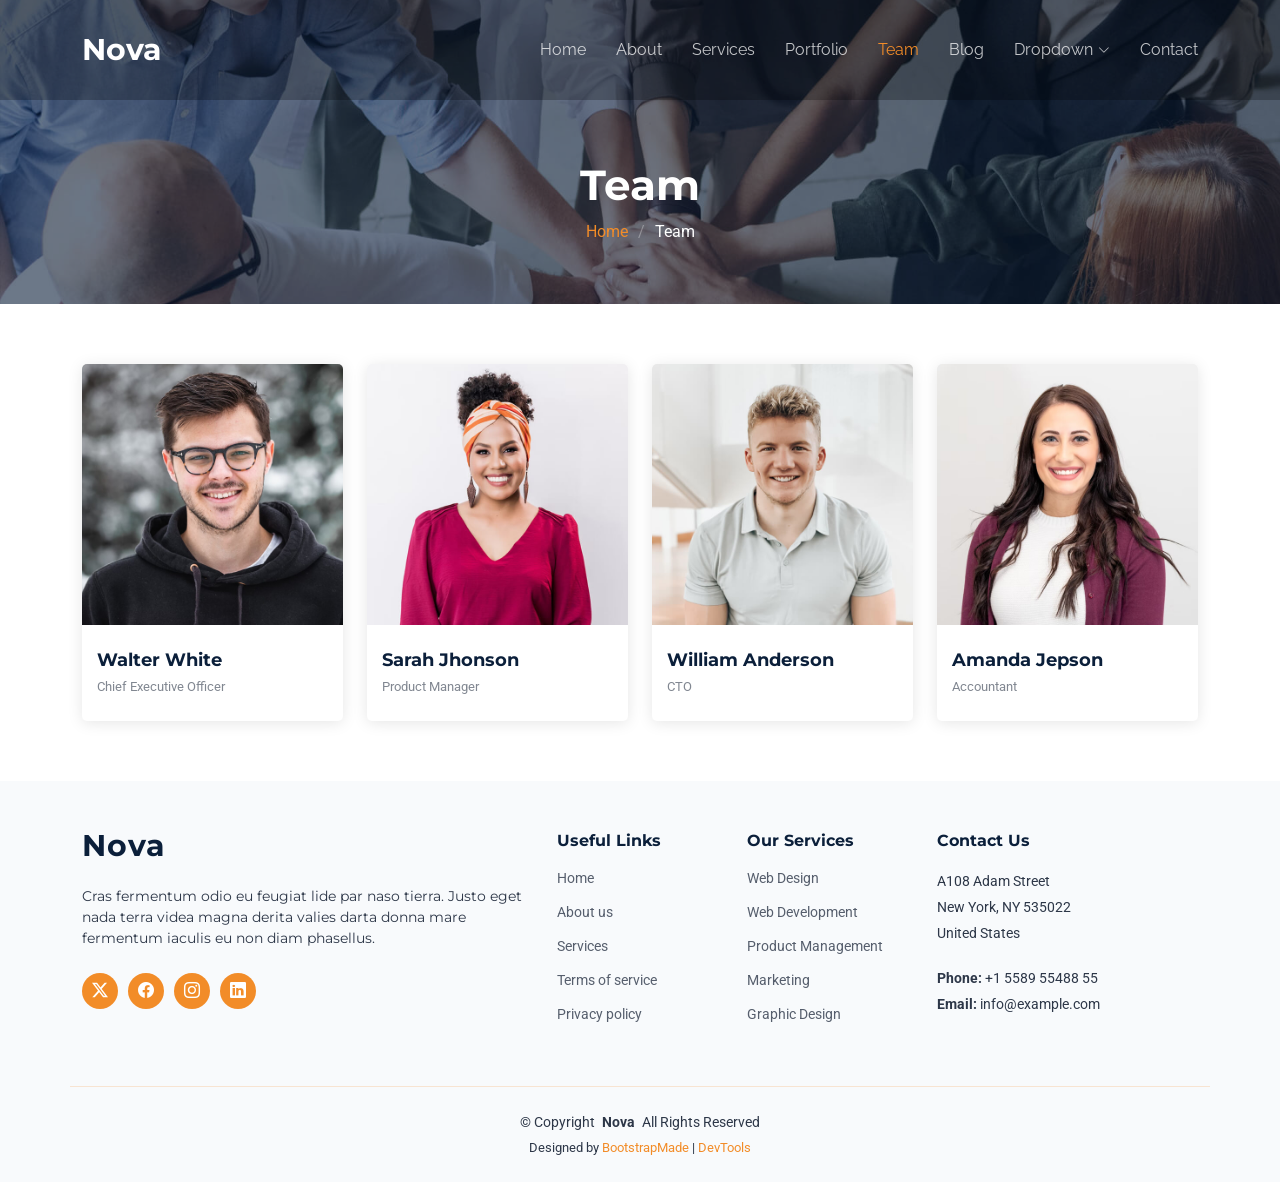
<file: team.html>
<!DOCTYPE html>
<html lang="en">

<head>
  <meta charset="utf-8">
  <meta content="width=device-width, initial-scale=1.0" name="viewport">
  <title>Team - Nova Bootstrap Template</title>
  <meta name="description" content="">
  <meta name="keywords" content="">

  <!-- Favicons -->
  <link href="assets/img/favicon.png" rel="icon">
  <link href="assets/img/apple-touch-icon.png" rel="apple-touch-icon">

  <!-- Fonts -->
  <link href="https://fonts.googleapis.com" rel="preconnect">
  <link href="https://fonts.gstatic.com" rel="preconnect" crossorigin>
  <link href="https://fonts.googleapis.com/css2?family=Roboto:ital,wght@0,100;0,300;0,400;0,500;0,700;0,900;1,100;1,300;1,400;1,500;1,700;1,900&family=Montserrat:ital,wght@0,100;0,200;0,300;0,400;0,500;0,600;0,700;0,800;0,900;1,100;1,200;1,300;1,400;1,500;1,600;1,700;1,800;1,900&family=Raleway:ital,wght@0,100;0,200;0,300;0,400;0,500;0,600;0,700;0,800;0,900;1,100;1,200;1,300;1,400;1,500;1,600;1,700;1,800;1,900&display=swap" rel="stylesheet">

  <!-- Vendor CSS Files -->
  <link href="assets/vendor/bootstrap/css/bootstrap.min.css" rel="stylesheet">
  <link href="assets/vendor/bootstrap-icons/bootstrap-icons.css" rel="stylesheet">
  <link href="assets/vendor/aos/aos.css" rel="stylesheet">
  <link href="assets/vendor/glightbox/css/glightbox.min.css" rel="stylesheet">
  <link href="assets/vendor/swiper/swiper-bundle.min.css" rel="stylesheet">

  <!-- Main CSS File -->
  <link href="assets/css/main.css" rel="stylesheet">

  <!-- =======================================================
  * Template Name: Nova
  * Template URL: https://bootstrapmade.com/nova-bootstrap-business-template/
  * Updated: Aug 07 2024 with Bootstrap v5.3.3
  * Author: BootstrapMade.com
  * License: https://bootstrapmade.com/license/
  ======================================================== -->
</head>

<body class="team-page">

  <header id="header" class="header d-flex align-items-center fixed-top">
    <div class="container-fluid container-xl position-relative d-flex align-items-center justify-content-between">

      <a href="index.html" class="logo d-flex align-items-center">
        <!-- Uncomment the line below if you also wish to use an image logo -->
        <!-- <img src="assets/img/logo.png" alt=""> -->
        <h1 class="sitename">Nova</h1>
      </a>

      <nav id="navmenu" class="navmenu">
        <ul>
          <li><a href="index.html">Home<br></a></li>
          <li><a href="about.html">About</a></li>
          <li><a href="services.html">Services</a></li>
          <li><a href="portfolio.html">Portfolio</a></li>
          <li><a href="team.html" class="active">Team</a></li>
          <li><a href="blog.html">Blog</a></li>
          <li class="dropdown"><a href="#"><span>Dropdown</span> <i class="bi bi-chevron-down toggle-dropdown"></i></a>
            <ul>
              <li><a href="#">Dropdown 1</a></li>
              <li class="dropdown"><a href="#"><span>Deep Dropdown</span> <i class="bi bi-chevron-down toggle-dropdown"></i></a>
                <ul>
                  <li><a href="#">Deep Dropdown 1</a></li>
                  <li><a href="#">Deep Dropdown 2</a></li>
                  <li><a href="#">Deep Dropdown 3</a></li>
                  <li><a href="#">Deep Dropdown 4</a></li>
                  <li><a href="#">Deep Dropdown 5</a></li>
                </ul>
              </li>
              <li><a href="#">Dropdown 2</a></li>
              <li><a href="#">Dropdown 3</a></li>
              <li><a href="#">Dropdown 4</a></li>
            </ul>
          </li>
          <li><a href="contact.html">Contact</a></li>
        </ul>
        <i class="mobile-nav-toggle d-xl-none bi bi-list"></i>
      </nav>

    </div>
  </header>

  <main class="main">

    <!-- Page Title -->
    <div class="page-title dark-background" data-aos="fade" style="background-image: url(assets/img/team-page-title-bg.jpg);">
      <div class="container">
        <h1>Team</h1>
        <nav class="breadcrumbs">
          <ol>
            <li><a href="index.html">Home</a></li>
            <li class="current">Team</li>
          </ol>
        </nav>
      </div>
    </div><!-- End Page Title -->

    <!-- Team Section -->
    <section id="team" class="team section">

      <div class="container">

        <div class="row gy-4">

          <div class="col-lg-3 col-md-6 d-flex align-items-stretch" data-aos="fade-up" data-aos-delay="100">
            <div class="team-member">
              <div class="member-img">
                <img src="assets/img/team/team-1.jpg" class="img-fluid" alt="">
                <div class="social">
                  <a href=""><i class="bi bi-twitter-x"></i></a>
                  <a href=""><i class="bi bi-facebook"></i></a>
                  <a href=""><i class="bi bi-instagram"></i></a>
                  <a href=""><i class="bi bi-linkedin"></i></a>
                </div>
              </div>
              <div class="member-info">
                <h4>Walter White</h4>
                <span>Chief Executive Officer</span>
              </div>
            </div>
          </div><!-- End Team Member -->

          <div class="col-lg-3 col-md-6 d-flex align-items-stretch" data-aos="fade-up" data-aos-delay="200">
            <div class="team-member">
              <div class="member-img">
                <img src="assets/img/team/team-2.jpg" class="img-fluid" alt="">
                <div class="social">
                  <a href=""><i class="bi bi-twitter-x"></i></a>
                  <a href=""><i class="bi bi-facebook"></i></a>
                  <a href=""><i class="bi bi-instagram"></i></a>
                  <a href=""><i class="bi bi-linkedin"></i></a>
                </div>
              </div>
              <div class="member-info">
                <h4>Sarah Jhonson</h4>
                <span>Product Manager</span>
              </div>
            </div>
          </div><!-- End Team Member -->

          <div class="col-lg-3 col-md-6 d-flex align-items-stretch" data-aos="fade-up" data-aos-delay="300">
            <div class="team-member">
              <div class="member-img">
                <img src="assets/img/team/team-3.jpg" class="img-fluid" alt="">
                <div class="social">
                  <a href=""><i class="bi bi-twitter-x"></i></a>
                  <a href=""><i class="bi bi-facebook"></i></a>
                  <a href=""><i class="bi bi-instagram"></i></a>
                  <a href=""><i class="bi bi-linkedin"></i></a>
                </div>
              </div>
              <div class="member-info">
                <h4>William Anderson</h4>
                <span>CTO</span>
              </div>
            </div>
          </div><!-- End Team Member -->

          <div class="col-lg-3 col-md-6 d-flex align-items-stretch" data-aos="fade-up" data-aos-delay="400">
            <div class="team-member">
              <div class="member-img">
                <img src="assets/img/team/team-4.jpg" class="img-fluid" alt="">
                <div class="social">
                  <a href=""><i class="bi bi-twitter-x"></i></a>
                  <a href=""><i class="bi bi-facebook"></i></a>
                  <a href=""><i class="bi bi-instagram"></i></a>
                  <a href=""><i class="bi bi-linkedin"></i></a>
                </div>
              </div>
              <div class="member-info">
                <h4>Amanda Jepson</h4>
                <span>Accountant</span>
              </div>
            </div>
          </div><!-- End Team Member -->

        </div>

      </div>

    </section><!-- /Team Section -->

  </main>

  <footer id="footer" class="footer light-background">

    <div class="footer-top">
      <div class="container">
        <div class="row gy-4">
          <div class="col-lg-5 col-md-12 footer-about">
            <a href="index.html" class="logo d-flex align-items-center">
              <span class="sitename">Nova</span>
            </a>
            <p>Cras fermentum odio eu feugiat lide par naso tierra. Justo eget nada terra videa magna derita valies darta donna mare fermentum iaculis eu non diam phasellus.</p>
            <div class="social-links d-flex mt-4">
              <a href=""><i class="bi bi-twitter-x"></i></a>
              <a href=""><i class="bi bi-facebook"></i></a>
              <a href=""><i class="bi bi-instagram"></i></a>
              <a href=""><i class="bi bi-linkedin"></i></a>
            </div>
          </div>

          <div class="col-lg-2 col-6 footer-links">
            <h4>Useful Links</h4>
            <ul>
              <li><a href="#">Home</a></li>
              <li><a href="#">About us</a></li>
              <li><a href="#">Services</a></li>
              <li><a href="#">Terms of service</a></li>
              <li><a href="#">Privacy policy</a></li>
            </ul>
          </div>

          <div class="col-lg-2 col-6 footer-links">
            <h4>Our Services</h4>
            <ul>
              <li><a href="#">Web Design</a></li>
              <li><a href="#">Web Development</a></li>
              <li><a href="#">Product Management</a></li>
              <li><a href="#">Marketing</a></li>
              <li><a href="#">Graphic Design</a></li>
            </ul>
          </div>

          <div class="col-lg-3 col-md-12 footer-contact text-center text-md-start">
            <h4>Contact Us</h4>
            <p>A108 Adam Street</p>
            <p>New York, NY 535022</p>
            <p>United States</p>
            <p class="mt-4"><strong>Phone:</strong> <span>+1 5589 55488 55</span></p>
            <p><strong>Email:</strong> <span>info@example.com</span></p>
          </div>

        </div>
      </div>
    </div>

    <div class="container copyright text-center">
      <p>© <span>Copyright</span> <strong class="px-1 sitename">Nova</strong> <span>All Rights Reserved</span></p>
      <div class="credits">
        <!-- All the links in the footer should remain intact. -->
        <!-- You can delete the links only if you've purchased the pro version. -->
        <!-- Licensing information: https://bootstrapmade.com/license/ -->
        <!-- Purchase the pro version with working PHP/AJAX contact form: [buy-url] -->
        Designed by <a href="https://bootstrapmade.com/">BootstrapMade</a> | <a href="https://bootstrapmade.com/tools/">DevTools</a>
      </div>
    </div>

  </footer>

  <!-- Scroll Top -->
  <a href="#" id="scroll-top" class="scroll-top d-flex align-items-center justify-content-center"><i class="bi bi-arrow-up-short"></i></a>

  <!-- Preloader -->
  <div id="preloader"></div>

  <!-- Vendor JS Files -->
  <script src="assets/vendor/bootstrap/js/bootstrap.bundle.min.js"></script>
  <script src="assets/vendor/php-email-form/validate.js"></script>
  <script src="assets/vendor/aos/aos.js"></script>
  <script src="assets/vendor/glightbox/js/glightbox.min.js"></script>
  <script src="assets/vendor/swiper/swiper-bundle.min.js"></script>
  <script src="assets/vendor/imagesloaded/imagesloaded.pkgd.min.js"></script>
  <script src="assets/vendor/isotope-layout/isotope.pkgd.min.js"></script>

  <!-- Main JS File -->
  <script src="assets/js/main.js"></script>

</body>

</html>
</file>
<file: assets/css/main.css>
/**
* Template Name: Nova
* Template URL: https://bootstrapmade.com/nova-bootstrap-business-template/
* Updated: Aug 07 2024 with Bootstrap v5.3.3
* Author: BootstrapMade.com
* License: https://bootstrapmade.com/license/
*/

/*--------------------------------------------------------------
# Font & Color Variables
# Help: https://bootstrapmade.com/color-system/
--------------------------------------------------------------*/
/* Fonts */
:root {
  --default-font: "Roboto",  system-ui, -apple-system, "Segoe UI", Roboto, "Helvetica Neue", Arial, "Noto Sans", "Liberation Sans", sans-serif, "Apple Color Emoji", "Segoe UI Emoji", "Segoe UI Symbol", "Noto Color Emoji";
  --heading-font: "Montserrat",  sans-serif;
  --nav-font: "Raleway",  sans-serif;
}

/* =======================================================
   GLOBAL COLORS - KING ALLOY METALS BRAND THEME
======================================================= */
:root { 
  --background-color: #ffffff;      /* Main page background */
  --default-color: #2d3748;         /* Default text color */
  --heading-color: #0b1f3a;         /* Strong industrial navy headings */
  --accent-color: #f28c28;          /* LOGO ORANGE - main brand accent */
  --surface-color: #ffffff;         /* Cards / boxed sections */
  --contrast-color: #ffffff;        /* Text on dark backgrounds */
}

/* =======================================================
   NAVIGATION COLORS
======================================================= */
:root {
  --nav-color: rgba(255, 255, 255, 0.75);  /* Default menu text */
  --nav-hover-color: #f28c28;              /* Orange hover */
  
  --nav-mobile-background-color: #ffffff;

  --nav-dropdown-background-color: #ffffff;
  --nav-dropdown-color: #1f2937;
  --nav-dropdown-hover-color: #f28c28;
}

/* =======================================================
   LIGHT SECTION PRESET
======================================================= */
.light-background {
  --background-color: #f8fafc;
  --surface-color: #ffffff;
}

/* =======================================================
   DARK SECTION PRESET (INDUSTRIAL NAVY)
======================================================= */
.dark-background {
  --background-color: #0b1f3a;
  --default-color: #ffffff;
  --heading-color: #ffffff;
  --surface-color: #132b4d;
  --contrast-color: #ffffff;
}


/* Smooth scroll */
:root {
  scroll-behavior: smooth;
}

/*--------------------------------------------------------------
# General Styling & Shared Classes
--------------------------------------------------------------*/
body {
  color: var(--default-color);
  background-color: var(--background-color);
  font-family: var(--default-font);
}

a {
  color: var(--accent-color);
  text-decoration: none;
  transition: 0.3s;
}

a:hover {
  color: color-mix(in srgb, var(--accent-color), transparent 25%);
  text-decoration: none;
}

h1,
h2,
h3,
h4,
h5,
h6 {
  color: var(--heading-color);
  font-family: var(--heading-font);
}

/* PHP Email Form Messages
------------------------------*/
.php-email-form .error-message {
  display: none;
  background: #df1529;
  color: #ffffff;
  text-align: left;
  padding: 15px;
  margin-bottom: 24px;
  font-weight: 600;
}

.php-email-form .sent-message {
  display: none;
  color: #ffffff;
  background: #059652;
  text-align: center;
  padding: 15px;
  margin-bottom: 24px;
  font-weight: 600;
}

.php-email-form .loading {
  display: none;
  background: var(--surface-color);
  text-align: center;
  padding: 15px;
  margin-bottom: 24px;
}

.php-email-form .loading:before {
  content: "";
  display: inline-block;
  border-radius: 50%;
  width: 24px;
  height: 24px;
  margin: 0 10px -6px 0;
  border: 3px solid var(--accent-color);
  border-top-color: var(--surface-color);
  animation: php-email-form-loading 1s linear infinite;
}

@keyframes php-email-form-loading {
  0% {
    transform: rotate(0deg);
  }

  100% {
    transform: rotate(360deg);
  }
}

/*--------------------------------------------------------------
# Global Header
--------------------------------------------------------------*/
.header {
  --background-color: rgba(0,0,0,0.25);
  --heading-color: #ffffff;
  color: var(--default-color);
  background-color: var(--background-color);
  padding: 20px 0;              /* reduced padding */
  transition: all 0.5s;
  z-index: 997;
}

.header .logo {
  display: flex;
  align-items: center;
  line-height: 1;
}

.header .logo img {
  height: 140px;      /* normal size */
  width: auto;
  transition: all 0.3s ease;
}

.scrolled .header .logo img {
  height: 70px;       /* smaller on scroll */
}



.header .logo h1 {
  font-size: 30px;
  margin: 0;
  font-weight: 700;
  color: var(--heading-color);
}

.scrolled .header {
  box-shadow: 0px 0 18px rgba(0, 0, 0, 0.1);
}
/*

.header .logo h1 {
  font-size: 30px;
  margin: 0;
  font-weight: 700;
  color: var(--heading-color);
}

.scrolled .header {
  box-shadow: 0px 0 18px rgba(0, 0, 0, 0.1);
}

/* Global Header on Scroll
------------------------------*
.scrolled .header {
  --background-color: rgba(23, 40, 59, 0.9);
}

/*--------------------------------------------------------------
# Navigation Menu
--------------------------------------------------------------*/
/* Navmenu - Desktop */
@media (min-width: 1200px) {
  .navmenu {
    padding: 0;
  }

  .navmenu ul {
    margin: 0;
    padding: 0;
    display: flex;
    list-style: none;
    align-items: center;
  }

  .navmenu li {
    position: relative;
  }

  .navmenu a,
  .navmenu a:focus {
    color: var(--nav-color);
    padding: 18px 15px;
    font-size: 16px;
    font-family: var(--nav-font);
    font-weight: 400;
    display: flex;
    align-items: center;
    justify-content: space-between;
    white-space: nowrap;
    transition: 0.3s;
  }

  .navmenu a i,
  .navmenu a:focus i {
    font-size: 12px;
    line-height: 0;
    margin-left: 5px;
    transition: 0.3s;
  }

  .navmenu li:last-child a {
    padding-right: 0;
  }

  .navmenu li:hover>a,
  .navmenu .active,
  .navmenu .active:focus {
    color: var(--nav-hover-color);
  }

  .navmenu .dropdown ul {
    margin: 0;
    padding: 10px 0;
    background: var(--nav-dropdown-background-color);
    display: block;
    position: absolute;
    visibility: hidden;
    left: 14px;
    top: 130%;
    opacity: 0;
    transition: 0.3s;
    border-radius: 0;
    z-index: 99;
    box-shadow: 0px 0px 30px rgba(0, 0, 0, 0.1);
  }

  .navmenu .dropdown ul li {
    min-width: 200px;
  }

  .navmenu .dropdown ul a {
    padding: 10px 20px;
    font-size: 15px;
    text-transform: none;
    color: var(--nav-dropdown-color);
  }

  .navmenu .dropdown ul a i {
    font-size: 12px;
  }

  .navmenu .dropdown ul a:hover,
  .navmenu .dropdown ul .active:hover,
  .navmenu .dropdown ul li:hover>a {
    color: var(--nav-dropdown-hover-color);
  }

  .navmenu .dropdown:hover>ul {
    opacity: 1;
    top: 100%;
    visibility: visible;
  }

  .navmenu .dropdown .dropdown ul {
    top: 0;
    left: -90%;
    visibility: hidden;
  }

  .navmenu .dropdown .dropdown:hover>ul {
    opacity: 1;
    top: 0;
    left: -100%;
    visibility: visible;
  }
}

/* Navmenu - Mobile */
@media (max-width: 1199px) {
  .mobile-nav-toggle {
    color: var(--nav-color);
    font-size: 28px;
    line-height: 0;
    margin-right: 10px;
    cursor: pointer;
    transition: color 0.3s;
  }

  .navmenu {
    padding: 0;
    z-index: 9997;
  }

  .navmenu ul {
    display: none;
    list-style: none;
    position: absolute;
    inset: 60px 20px 20px 20px;
    padding: 10px 0;
    margin: 0;
    border-radius: 6px;
    background-color: var(--nav-mobile-background-color);
    overflow-y: auto;
    transition: 0.3s;
    z-index: 9998;
    box-shadow: 0px 0px 30px rgba(0, 0, 0, 0.1);
  }

  .navmenu a,
  .navmenu a:focus {
    color: var(--nav-dropdown-color);
    padding: 10px 20px;
    font-family: var(--nav-font);
    font-size: 17px;
    font-weight: 500;
    display: flex;
    align-items: center;
    justify-content: space-between;
    white-space: nowrap;
    transition: 0.3s;
  }

  .navmenu a i,
  .navmenu a:focus i {
    font-size: 12px;
    line-height: 0;
    margin-left: 5px;
    width: 30px;
    height: 30px;
    display: flex;
    align-items: center;
    justify-content: center;
    border-radius: 50%;
    transition: 0.3s;
    background-color: color-mix(in srgb, var(--accent-color), transparent 90%);
  }

  .navmenu a i:hover,
  .navmenu a:focus i:hover {
    background-color: var(--accent-color);
    color: var(--contrast-color);
  }

  .navmenu a:hover,
  .navmenu .active,
  .navmenu .active:focus {
    color: var(--nav-dropdown-hover-color);
  }

  .navmenu .active i,
  .navmenu .active:focus i {
    background-color: var(--accent-color);
    color: var(--contrast-color);
    transform: rotate(180deg);
  }

  .navmenu .dropdown ul {
    position: static;
    display: none;
    z-index: 99;
    padding: 10px 0;
    margin: 10px 20px;
    background-color: var(--nav-dropdown-background-color);
    border: 1px solid color-mix(in srgb, var(--default-color), transparent 90%);
    box-shadow: none;
    transition: all 0.5s ease-in-out;
  }

  .navmenu .dropdown ul ul {
    background-color: rgba(33, 37, 41, 0.1);
  }

  .navmenu .dropdown>.dropdown-active {
    display: block;
    background-color: rgba(33, 37, 41, 0.03);
  }

  .mobile-nav-active {
    overflow: hidden;
  }

  .mobile-nav-active .mobile-nav-toggle {
    color: #fff;
    position: absolute;
    font-size: 32px;
    top: 15px;
    right: 15px;
    margin-right: 0;
    z-index: 9999;
  }

  .mobile-nav-active .navmenu {
    position: fixed;
    overflow: hidden;
    inset: 0;
    background: rgba(33, 37, 41, 0.8);
    transition: 0.3s;
  }

  .mobile-nav-active .navmenu>ul {
    display: block;
  }
}

/*--------------------------------------------------------------
# Global Footer
--------------------------------------------------------------*/
.footer {
  color: var(--default-color);
  background-color: var(--background-color);
  font-size: 14px;
  position: relative;
}

.footer .footer-top {
  padding-top: 50px;
}

.footer .footer-about .logo {
  line-height: 1;
  margin-bottom: 25px;
}

.footer .footer-about .logo img {
  max-height: 40px;
  margin-right: 6px;
}

.footer .footer-about .logo span {
  color: var(--heading-color);
  font-size: 30px;
  font-weight: 700;
  letter-spacing: 1px;
  font-family: var(--heading-font);
}

.footer .footer-about p {
  font-size: 14px;
  font-family: var(--heading-font);
}

.footer .social-links a {
  color: var(--contrast-color);
  background-color: var(--accent-color);
  display: flex;
  align-items: center;
  justify-content: center;
  width: 36px;
  height: 36px;
  border-radius: 50%;
  font-size: 16px;
  margin-right: 10px;
  transition: 0.3s;
}

.footer .social-links a:hover {
  color: var(--contrast-color);
  background-color: color-mix(in srgb, var(--accent-color) 90%, black 15%);
}

.footer h4 {
  font-size: 16px;
  font-weight: bold;
  position: relative;
  padding-bottom: 12px;
}

.footer .footer-links {
  margin-bottom: 30px;
}

.footer .footer-links ul {
  list-style: none;
  padding: 0;
  margin: 0;
}

.footer .footer-links ul i {
  padding-right: 2px;
  font-size: 12px;
  line-height: 0;
}

.footer .footer-links ul li {
  padding: 10px 0;
  display: flex;
  align-items: center;
}

.footer .footer-links ul li:first-child {
  padding-top: 0;
}

.footer .footer-links ul a {
  color: color-mix(in srgb, var(--default-color), transparent 20%);
  display: inline-block;
  line-height: 1;
}

.footer .footer-links ul a:hover {
  color: var(--accent-color);
}

.footer .footer-contact p {
  margin-bottom: 5px;
}

.footer .copyright {
  border-top: 1px solid color-mix(in srgb, var(--accent-color), transparent 80%);
  margin-top: 25px;
  padding-top: 25px;
  padding-bottom: 25px;
}

.footer .copyright p {
  margin-bottom: 0;
}

.footer .credits {
  margin-top: 5px;
  font-size: 13px;
}

/*--------------------------------------------------------------
# Preloader
--------------------------------------------------------------*/
#preloader {
  position: fixed;
  inset: 0;
  z-index: 9999;
  overflow: hidden;
  background-color: var(--background-color);
  transition: all 0.6s ease-out;
}

#preloader:before {
  content: "";
  position: fixed;
  top: calc(50% - 30px);
  left: calc(50% - 30px);
  border: 6px solid var(--accent-color);
  border-top-color: color-mix(in srgb, var(--accent-color), transparent 90%);
  border-radius: 50%;
  width: 60px;
  height: 60px;
  animation: animate-preloader 1s linear infinite;
}

@keyframes animate-preloader {
  0% {
    transform: rotate(0deg);
  }

  100% {
    transform: rotate(360deg);
  }
}

/*--------------------------------------------------------------
# Scroll Top Button
--------------------------------------------------------------*/
.scroll-top {
  position: fixed;
  visibility: hidden;
  opacity: 0;
  right: 15px;
  bottom: 15px;
  z-index: 99999;
  background-color: var(--accent-color);
  width: 40px;
  height: 40px;
  border-radius: 4px;
  transition: all 0.4s;
}

.scroll-top i {
  font-size: 24px;
  color: var(--contrast-color);
  line-height: 0;
}

.scroll-top:hover {
  background-color: color-mix(in srgb, var(--accent-color), transparent 20%);
  color: var(--contrast-color);
}

.scroll-top.active {
  visibility: visible;
  opacity: 1;
}

/*--------------------------------------------------------------
# Disable aos animation delay on mobile devices
--------------------------------------------------------------*/
@media screen and (max-width: 768px) {
  [data-aos-delay] {
    transition-delay: 0 !important;
  }
}

/*--------------------------------------------------------------
# Global Page Titles & Breadcrumbs
--------------------------------------------------------------*/
.page-title {
  color: var(--default-color);
  background-color: var(--background-color);
  background-size: cover;
  background-position: center;
  background-repeat: no-repeat;
  padding: 160px 0 60px 0;
  text-align: center;
  position: relative;
}

.page-title:before {
  content: "";
  background-color: color-mix(in srgb, var(--background-color), transparent 40%);
  position: absolute;
  inset: 0;
}

.page-title .container {
  position: relative;
}

.page-title h1 {
  font-size: 42px;
  font-weight: 700;
  margin-bottom: 10px;
}

.page-title .breadcrumbs ol {
  display: flex;
  flex-wrap: wrap;
  list-style: none;
  justify-content: center;
  padding: 0;
  margin: 0;
  font-size: 16px;
  font-weight: 400;
}

.page-title .breadcrumbs ol li+li {
  padding-left: 10px;
}

.page-title .breadcrumbs ol li+li::before {
  content: "/";
  display: inline-block;
  padding-right: 10px;
  color: color-mix(in srgb, var(--default-color), transparent 70%);
}

/*--------------------------------------------------------------
# Global Sections
--------------------------------------------------------------*/
section,
.section {
  color: var(--default-color);
  background-color: var(--background-color);
  padding: 60px 0;
  scroll-margin-top: 100px;
  overflow: clip;
}

@media (max-width: 1199px) {

  section,
  .section {
    scroll-margin-top: 66px;
  }
}

/*--------------------------------------------------------------
# Global Section Titles
--------------------------------------------------------------*/
.section-title {
  text-align: center;
  padding-bottom: 60px;
  position: relative;
}

.section-title h2 {
  font-size: 32px;
  font-weight: 700;
  margin-bottom: 20px;
  padding-bottom: 20px;
  position: relative;
}

.section-title h2:after {
  content: "";
  position: absolute;
  display: block;
  width: 50px;
  height: 3px;
  background: var(--accent-color);
  left: 0;
  right: 0;
  bottom: 0;
  margin: auto;
}

.section-title p {
  margin-bottom: 0;
}

/*--------------------------------------------------------------
# Hero Section
--------------------------------------------------------------*/

.hero {
  width: 100%;
  min-height: 100vh;
  position: relative;
  padding: 140px 0 80px;
  display: flex;
  align-items: center;
}

/* LEFT DARK INDUSTRIAL PANEL */
@media (min-width: 1200px) {
  .hero:after {
    content: "";
    position: absolute;
    top: 0;
    bottom: 0;
    width: 46%;
    background: linear-gradient(
      90deg,
      rgba(4,18,38,0.95) 0%,
      rgba(4,18,38,0.92) 60%,
      rgba(4,18,38,0.7) 100%
    );
    z-index: 2;
  }
}

/* GLOBAL DARK OVERLAY */
.hero:before {
  content: "";
  position: absolute;
  inset: 0;
  background: rgba(0, 0, 0, 0.45);   /* neutral dark */
  z-index: 2;
}

@media (min-width: 1200px) {
  .hero:after {
    content: "";
    position: absolute;
    top: 0;
    bottom: 0;
    width: 46%;
    background: linear-gradient(
      90deg,
      rgba(0,0,0,0.88) 0%,
      rgba(0,0,0,0.75) 55%,
      rgba(0,0,0,0.45) 100%
    );
    z-index: 2;
  }
}

.hero img {
  position: absolute;
  inset: 0;
  width: 100%;
  height: 100%;
  object-fit: cover;
  z-index: 1;
}

.hero .container {
  position: relative;
  z-index: 3;
}

/* TEXT */
.hero h1 {
  font-size: 58px;
  font-weight: 700;
  line-height: 1.1;
  color: #fff;
  margin-bottom: 22px;
}

.hero-subtitle {
  font-size: 20px;
  line-height: 1.7;
  color: rgba(255,255,255,0.85);
  max-width: 520px;
  margin-bottom: 35px;
}

/* BUTTON */
.hero .btn-get-started {
  color: #fff;
  background: var(--accent-color);
  font-weight: 600;
  font-size: 15px;
  letter-spacing: 1px;
  padding: 13px 32px;
  border-radius: 50px;
  transition: 0.3s;
}

.hero .btn-get-started:hover {
  background: #ff9d3b;
}

/* MOBILE */
@media (max-width: 768px) {

  .hero {
    padding: 120px 0 60px;
    text-align: left;
  }

  .hero h1 {
    font-size: 36px;
    line-height: 1.2;
  }

  .hero-subtitle {
    font-size: 16px;
    line-height: 1.6;
  }
}

/*--------------------------------------------------------------
# Why Us Section
--------------------------------------------------------------*/

.why-us {
  padding: 100px 0;
  background: #f8fafc;
}

/* LEFT IMAGE */
.why-us .img-bg {
  min-height: 500px;
  position: relative;
}

.why-us .img-bg img {
  position: absolute;
  inset: 0;
  width: 100%;
  height: 100%;
  object-fit: cover;
}

/* RIGHT CONTENT SIDE */
.why-us .content {
  background: #ffffff;
  padding: 60px;
  height: 100%;
}

/* HEADING */
.why-us h2 {
  font-size: 40px;
  font-weight: 700;
  color: var(--heading-color);
  margin-bottom: 20px;
}

/* SUBTITLE */
.why-us .subtitle {
  font-size: 17px;
  line-height: 1.7;
  color: #4b5563;
  margin-bottom: 35px;
}

/* GRID ITEMS */
.why-grid {
  display: grid;
  grid-template-columns: 1fr 1fr;
  gap: 24px;
}

.why-item {
  background: #f9fafb;
  padding: 22px;
  border-left: 4px solid var(--accent-color);
  border-radius: 6px;
}

.why-item h3 {
  font-size: 18px;
  font-weight: 600;
  color: var(--heading-color);
  margin-bottom: 10px;
}

.why-item p {
  margin: 0;
  font-size: 15px;
  color: #4b5563;
  line-height: 1.6;
}

/* RESPONSIVE */
@media (max-width: 992px) {

  .why-us .content {
    padding: 40px 25px;
  }

  .why-grid {
    grid-template-columns: 1fr;
  }

  .why-us h2 {
    font-size: 30px;
  }
}

/*--------------------------------------------------------------
# Services Section
--------------------------------------------------------------*/
.services .service-item {
  position: relative;
  height: 100%;
  margin-bottom: 30px;
}

.services .service-item .icon {
  margin-right: 20px;
}

.services .service-item .icon i {
  color: var(--accent-color);
  font-size: 40px;
  line-height: 0;
  transition: 0.3s;
}

.services .service-item:hover .icon i {
  color: var(--accent-color);
}

.services .service-item .title {
  color: var(--heading-color);
  font-weight: 700;
  margin-bottom: 10px;
  font-size: 20px;
  transition: 0.3s;
}

.services .service-item .description {
  font-size: 15px;
  color: color-mix(in srgb, var(--default-color), transparent 30%);
  margin-bottom: 10px;
}

.services .service-item .readmore {
  display: flex;
  align-items: center;
  color: color-mix(in srgb, var(--default-color), transparent 50%);
  transition: 0.3s;
  font-weight: 700;
  font-size: 14px;
}

.services .service-item .readmore i {
  margin-left: 8px;
}

.services .service-item:hover .title,
.services .service-item:hover .readmore,
.services .service-item:hover .icon i {
  color: var(--accent-color);
}
/* ===============================
   INFRASTRUCTURE PAGE
=================================*/

.infrastructure {
  padding: 90px 0;
  background: #f9fafb;
}

.infra-subtitle {
  font-size: 28px;
  font-weight: 700;
  color: #0d2238;
  margin-bottom: 20px;
}

.infra-table {
  width: 100%;
  border-collapse: collapse;
  background: #fff;
  box-shadow: 0 6px 18px rgba(0,0,0,0.08);
}

.infra-table th {
  background: #0d2238;
  color: #fff;
  padding: 12px;
  font-weight: 600;
}

.infra-table td {
  padding: 12px;
  border: 1px solid #e6e6e6;
  font-size: 15px;
}

.infra-table tr:nth-child(even) {
  background: #f4f6f8;
}

.infra-list {
  padding-left: 20px;
  line-height: 2;
  color: #495057;
}

.infra-note {
  margin-top: 25px;
  font-size: 16px;
  color: #444;
}


/*-------------------------------------------------------------- # Call To Action Section --------------------------------------------------------------*/
.call-to-action {
	padding: 80px 0;
	position: relative;
	clip-path: inset(0);
}

.call-to-action img {
	position: fixed;
	top: 0;
	left: 0;
	display: block;
	width: 100%;
	height: 100%;
	object-fit: cover;
	z-index: 1;
}

.call-to-action:before {
	content: "";
	background: color-mix(in srgb, var(--background-color), transparent 50%);
	position: absolute;
	inset: 0;
	z-index: 2;
}

.call-to-action .container {
	position: relative;
	z-index: 3;
}

.call-to-action h3 {
	font-size: 28px;
	font-weight: 700;
	color: var(--default-color);
}

.call-to-action p {
	color: var(--default-color);
}
/* TEXT BACKGROUND EFFECT */
.call-to-action .cta-content {
  display: inline-block;
  padding: 40px 60px;
  background: rgba(0, 0, 0, 0.45);
  border-radius: 20px;
  backdrop-filter: blur(4px);
}

.call-to-action .cta-btn {
	background: var(--accent-color);
	color: var(--contrast-color);
	font-family: var(--heading-font);
	font-weight: 500;
	font-size: 16px;
	letter-spacing: 1px;
	display: inline-block;
	padding: 12px 40px;
	border-radius: 50px;
	transition: 0.5s;
	margin: 10px;
}

.call-to-action .cta-btn:hover {
	background: color-mix(in srgb, var(--accent-color) 90%, black 15%);
}
/*--------------------------------------------------------------
# Features Section
--------------------------------------------------------------*/
.features h3 {
  font-size: 32px;
  font-weight: 700;
  margin-bottom: 30px;
}
/*
.features .icon-list i {
  margin-right: 10px;
  font-size: 24px;
  line-height: 1;
}

.features .icon-list span {
  font-size: 16px;
  color: color-mix(in srgb, var(--default-color), transparent 20%);
}

.features .phone-wrap {
  position: absolute;
  right: 0;
}

@media (max-width: 768px) {
  .features .phone-wrap {
    position: relative;
  }
}

.features .phone-wrap img {
  width: 340px;
}

@media (max-width: 992px) {
  .features .phone-wrap img {
    margin-top: 30px;
  }
}

@media (max-width: 768px) {
  .features .phone-wrap img {
    width: 100%;
  }
}

.features .details {
  margin-top: 80px;
  padding: 120px 0;
  background-color: color-mix(in srgb, var(--default-color), transparent 97%);
}

.features .details h4 {
  font-size: 32px;
  font-weight: 700;
  margin-bottom: 20px;
}

.features .details p {
  margin-bottom: 20px;
  font-size: 15px;
}

.features .details .btn-get-started {
  color: var(--contrast-color);
  background-color: var(--accent-color);
  font-family: var(--heading-font);
  display: inline-block;
  font-weight: 500;
  font-size: 15px;
  letter-spacing: 1px;
  padding: 10px 32px;
  border-radius: 50px;
  transition: 0.5s;
}

.features .details .btn-get-started:hover {
  background: color-mix(in srgb, var(--accent-color), transparent 20%);
}---*/

/*--------------------------------------------------------------
# Recent Posts Section
--------------------------------------------------------------*
.recent-posts .post-box {
  transition: 0.3s;
  height: 100%;
  overflow: hidden;
  position: relative;
  display: flex;
  flex-direction: column;
}

.recent-posts .post-box .post-img {
  overflow: hidden;
  position: relative;
}

.recent-posts .post-box .post-img img {
  transition: 0.5s;
}

.recent-posts .post-box .meta {
  margin-top: 15px;
}

.recent-posts .post-box .meta .post-date {
  font-size: 15px;
  font-weight: 400;
  color: var(--accent-color);
}

.recent-posts .post-box .meta .post-author {
  font-size: 15px;
  font-weight: 400;
  color: color-mix(in srgb, var(--default-color), transparent 40%);
}

.recent-posts .post-box .post-title {
  color: var(--heading-color);
  font-size: 18px;
  font-weight: 700;
  margin: 15px 0 0 0;
  position: relative;
  transition: 0.3s;
}

.recent-posts .post-box p {
  margin: 15px 0 0 0;
  color: color-mix(in srgb, var(--default-color), transparent 40%);
}

.recent-posts .post-box .readmore {
  display: flex;
  align-items: center;
  font-weight: 600;
  line-height: 1;
  transition: 0.3s;
  margin-top: 15px;
}

.recent-posts .post-box .readmore i {
  line-height: 0;
  margin-left: 4px;
  font-size: 18px;
}

.recent-posts .post-box:hover .post-title {
  color: var(--accent-color);
}

.recent-posts .post-box:hover .post-img img {
  transform: scale(1.1);
} ----*/

/* ===============================
   PREMIUM PRODUCT SECTION
=================================*/

.products {
  padding: 90px 40px;
  position: relative;
  overflow: hidden;
  background: #f4f6f8;
}

/* industrial soft background glow */
.products::before {
  content: "";
  position: absolute;
  inset: 0;
  background:
    radial-gradient(circle at top left,
      rgba(13,34,56,0.08),
      transparent 45%),
    radial-gradient(circle at bottom right,
      rgba(243,143,35,0.10),
      transparent 40%);
  z-index: 0;
}

.products > * {
  position: relative;
  z-index: 1;
}

/* ===============================
   SECTION TITLE (PREMIUM LEFT)
=================================*/

.products .section-title {
  text-align: center;
  max-width: 800px;
  margin: 0 auto 45px auto;
}

.products .section-title::after {
  margin: 18px auto 0;
}


.products .section-title::before {
  display: none;
}

.products .section-title h2 {
  font-size: 44px;
  font-weight: 700;
  color: #0d2238;
  margin-bottom: 12px;
}

.products .section-title p {
  font-size: 19px;
  color: #6c757d;
  margin: 0;
}

/* industrial accent line */
.products .section-title::after {
  content: "";
  width: 90px;
  height: 3px;
  background: var(--accent-color);
  display: block;
  margin-top: 18px;
  border-radius: 3px;
}
/* ======================================
   MOBILE FIX — PRODUCT OVERLAP ISSUE
======================================*/
@media (max-width: 768px) {

  .products {
    padding: 40px 15px;
  }

  .products-grid {
    display: flex;
    flex-direction: column;
    gap: 18px;
  }

  .product-card,
  .product-card.large {
    width: 100%;
    height: 260px;   /* fixed safe height */
    grid-row: auto;
  }

  .product-slider {
    height: 100%;
  }

  .product-slider img {
    height: 100%;
    object-fit: cover;
  }

  /* remove heavy hover overlay on mobile */
  .product-overlay {
    opacity: 1;
    background: linear-gradient(
      to top,
      rgba(0,0,0,0.45),
      rgba(0,0,0,0.05)
    );
  }

  .product-overlay h3 {
    font-size: 20px;
  }

  .product-overlay p {
    font-size: 14px;
  }

  .product-label {
    font-size: 18px;
    padding: 10px 14px;
  }
}

/* ===============================
   GRID LAYOUT
=================================*/

.products-grid {
  display: grid;
  grid-template-columns: 1.6fr 1fr 1fr;
  grid-template-rows: repeat(2, 240px);
  gap: 22px;
}

.product-card.large {
  grid-row: span 2;
}

/* ===============================
   PRODUCT CARD
=================================*/

.product-card {
  position: relative;
  overflow: hidden;
  border-radius: 12px;
  cursor: pointer;
  background: #000;

  box-shadow: 0 10px 26px rgba(0,0,0,0.10);
  transition: transform 0.35s ease, box-shadow 0.35s ease;
}

.product-card:hover {
  transform: translateY(-5px);
  box-shadow: 0 18px 35px rgba(0,0,0,0.18);
}

/* ===============================
   IMAGE SLIDER
=================================*/

.product-slider {
  position: relative;
  width: 100%;
  height: 100%;
}

.product-slider img {
  position: absolute;
  inset: 0;
  width: 100%;
  height: 100%;
  object-fit: cover;
  opacity: 0;
  transition: opacity 0.7s ease, transform 0.6s ease;
}

.product-slider img.active {
  opacity: 1;
}

/* hover zoom */
.product-card:hover img.active {
  transform: scale(1.06);
}

/* ===============================
   OVERLAY
=================================*/

.product-overlay {
  position: absolute;
  inset: 0;
  background: linear-gradient(
    to top,
    rgba(0,0,0,0.6),
    rgba(0,0,0,0.1)
  );

  display: flex;
  flex-direction: column;
  justify-content: center;
  align-items: center;

  opacity: 0;
  transition: 0.4s ease;
}

.product-overlay .icon {
  display: none;
}

.product-overlay h3 {
  color: #fff;
  font-size: 22px;
  font-weight: 600;
  margin-bottom: 6px;
  transform: translateY(20px);
  transition: 0.4s;
}

.product-overlay p {
  color: rgba(255,255,255,0.85);
  font-size: 15px;
  transform: translateY(20px);
  transition: 0.4s;
}

.product-card:hover .product-overlay {
  opacity: 1;
}

.product-card:hover .product-overlay h3,
.product-card:hover .product-overlay p {
  transform: translateY(0);
}

/* ===============================
   BOTTOM LABEL
=================================*/

.product-label {
  position: absolute;
  bottom: 0;
  left: 0;
  width: 100%;

  background: rgba(0,0,0,0.50);
  backdrop-filter: blur(4px);

  color: #fff;
  padding: 12px 18px;
  font-weight: 600;
  font-size: 18px;
}

/* ======================================
   FINAL MOBILE FIX (WORKING VERSION)
======================================*/
@media (max-width: 992px) {

  .products {
    padding: 35px 12px;
  }

  .products-grid {
    display: flex !important;
    flex-direction: column;
    gap: 16px;
  }

  .product-card,
  .product-card.large {
    width: 100%;
    height: 240px !important;
    min-height: 240px;
    grid-row: auto !important;
  }

  .product-slider {
    height: 100%;
  }

  .product-slider img {
    height: 100%;
    object-fit: cover;
  }

  /* Disable hover-only behaviour on phone */
  .product-overlay {
    opacity: 1;
    background: linear-gradient(
      to top,
      rgba(0,0,0,0.45),
      rgba(0,0,0,0.05)
    );
  }

  .product-overlay h3 {
    font-size: 19px;
  }

  .product-overlay p {
    font-size: 14px;
  }

  .product-label {
    font-size: 20px;
    padding: 10px 14px;
  }
}----*/
/* ======================================
   PREMIUM MOBILE PRODUCTS LAYOUT
======================================*
@media (max-width: 992px) {

  .products {
    padding: 35px 12px;
  }

  /* MOBILE = column layout *
  .products-grid {
    display: flex !important;
    flex-direction: column;
    gap: 14px;
  }

  /* CARD → horizontal *
  .product-card,
  .product-card.large {
    display: flex;
    flex-direction: row;
    height: 115px !important;
    min-height: 115px;
    border-radius: 10px;
    overflow: hidden;
    grid-row: auto !important;
  }

  /* image side *
  .product-slider {
    width: 38%;
    height: 100%;
    flex-shrink: 0;
  }

  .product-slider img {
    width: 100%;
    height: 100%;
    object-fit: cover;
  }

  /* remove hover overlay on phone *
  .product-overlay {
    display: none;
  }

  /* label becomes content area *
  .product-label {
    position: relative;
    width: 62%;
    height: 100%;
    display: flex;
    align-items: center;
    padding: 0 14px;
    background: #fff;
    color: #0d2238;
    font-size: 19px;
    font-weight: 600;
    border-left: 1px solid #eee;
  }

  /* subtle arrow indicator *
  .product-label::after {
    content: "→";
    margin-left: auto;
    color: var(--accent-color);
    font-size: 20px;
    font-weight: 700;
  }

  /* title fix *
  .products .section-title h2 {
    font-size: 30px;
  }

  .products .section-title p {
    font-size: 15px;
  }
}
-----*/


/*--------------------------------------------------------------
# About Section
--------------------------------------------------------------*/
/* ABOUT INTRO */

.about-intro {
  padding: 180px 0 100px;
}

.about-tag {
  display: inline-block;
  color: var(--accent-color);
  font-weight: 600;
  letter-spacing: 2px;
  margin-bottom: 20px;
}

.about-intro h1 {
  font-size: 64px;
  font-weight: 800;
  line-height: 1.1;
  margin-bottom: 25px;
}

.about-intro .lead {
  max-width: 800px;
  margin: auto;
  font-size: 20px;
  line-height: 1.8;
  opacity: .8;
}

/* ABOUT */

.about-small-title {
  color: var(--accent-color);
  font-weight: 600;
  letter-spacing: 2px;
}

.about h2 {
  margin: 15px 0 25px;
  font-size: 42px;
  font-weight: 700;
}

/* BRAND STATEMENT */

.brand-statement {
  background: #0f0f0f;
  padding: 120px 0;
}

.brand-statement h2 {
  color: #fff;
  font-size: 56px;
  line-height: 1.3;
  font-weight: 700;
}

@media (max-width: 768px) {

  .about-intro h1 {
    font-size: 42px;
  }

  .brand-statement h2 {
    font-size: 34px;
  }

}

/* ===============================
   INDUSTRIES IMAGE CARDS
=================================*/

.industries {
  padding: 100px 0;
  background: #f8f9fa;
}

.industries-grid {
  display: grid;
  grid-template-columns: repeat(3, 1fr);
  gap: 20px;
}

/* CARD */
.industry-item {
  position: relative;
  overflow: hidden;
  border-radius: 10px;
  height: 260px;
  cursor: pointer;
}

.industry-item img {
  width: 100%;
  height: 100%;
  object-fit: cover;
  transition: transform 0.6s ease;
}

/* OVERLAY */
.industry-overlay {
  position: absolute;
  inset: 0;
  background: linear-gradient(
    to top,
    rgba(0,0,0,0.75),
    rgba(0,0,0,0.2)
  );

  display: flex;
  align-items: flex-end;
  padding: 20px;
}

.industry-overlay h4 {
  color: #fff;
  font-size: 22px;
  font-weight: 600;
  margin: 0;
}

/* HOVER EFFECT */
.industry-item:hover img {
  transform: scale(1.08);
}

/* MOBILE */
@media (max-width: 992px) {
  .industries-grid {
    grid-template-columns: repeat(2, 1fr);
  }
}

@media (max-width: 576px) {
  .industries-grid {
    grid-template-columns: 1fr;
  }

  .industry-item {
    height: 220px;
  }
}

/*--------------------------------------------------------------
# Service Cards Section
--------------------------------------------------------------*/
.service-cards .card-item {
  background-color: var(--surface-color);
  border: 1px solid color-mix(in srgb, var(--default-color), transparent 85%);
  position: relative;
  border-radius: 0;
}

.service-cards .card-item .card-bg {
  min-height: 300px;
  position: relative;
}

.service-cards .card-item .card-bg img {
  position: absolute;
  inset: 0;
  display: block;
  width: 100%;
  height: 100%;
  object-fit: cover;
  object-position: center;
  z-index: 1;
}

.service-cards .card-item .card-body {
  padding: 30px;
}

.service-cards .card-item h4 {
  font-weight: 700;
  font-size: 20px;
  margin-bottom: 15px;
}

.service-cards .card-item p {
  color: color-mix(in srgb, var(--default-color), transparent 40%);
  margin: 0;
}

/*--------------------------------------------------------------
# Testimonials Section
--------------------------------------------------------------*/
.testimonials .testimonial-item {
  background-color: var(--surface-color);
  box-shadow: 0px 0 20px rgba(0, 0, 0, 0.1);
  box-sizing: content-box;
  padding: 30px;
  margin: 40px 30px;
  min-height: 320px;
  display: flex;
  flex-direction: column;
  text-align: center;
  transition: 0.3s;
}

.testimonials .testimonial-item .stars {
  margin-bottom: 15px;
}

.testimonials .testimonial-item .stars i {
  color: #ffc107;
  margin: 0 1px;
}

.testimonials .testimonial-item .testimonial-img {
  width: 90px;
  border-radius: 50%;
  border: 4px solid var(--background-color);
  margin: 0 auto;
}

.testimonials .testimonial-item h3 {
  font-size: 18px;
  font-weight: bold;
  margin: 10px 0 5px 0;
}

.testimonials .testimonial-item h4 {
  font-size: 14px;
  color: color-mix(in srgb, var(--default-color), transparent 40%);
  margin: 0;
}

.testimonials .testimonial-item p {
  font-style: italic;
  margin: 0 auto 15px auto;
}

.testimonials .swiper-wrapper {
  height: auto;
}

.testimonials .swiper-pagination {
  margin-top: 20px;
  position: relative;
}

.testimonials .swiper-pagination .swiper-pagination-bullet {
  width: 12px;
  height: 12px;
  background-color: color-mix(in srgb, var(--default-color), transparent 85%);
  opacity: 1;
}

.testimonials .swiper-pagination .swiper-pagination-bullet-active {
  background-color: var(--accent-color);
}

.testimonials .swiper-slide {
  opacity: 0.3;
}

@media (max-width: 1199px) {
  .testimonials .swiper-slide-active {
    opacity: 1;
  }

  .testimonials .swiper-pagination {
    margin-top: 0;
  }

  .testimonials .testimonial-item {
    margin: 40px 20px;
  }
}

@media (min-width: 1200px) {
  .testimonials .swiper-slide-next {
    opacity: 1;
    transform: scale(1.12);
  }
}

/*--------------------------------------------------------------
# Service Details Section
--------------------------------------------------------------*/
.service-details .service-box {
  background-color: var(--surface-color);
  padding: 20px;
  box-shadow: 0px 2px 20px rgba(0, 0, 0, 0.1);
}

.service-details .service-box+.service-box {
  margin-top: 30px;
}

.service-details .service-box h4 {
  font-size: 20px;
  font-weight: 700;
  border-bottom: 2px solid color-mix(in srgb, var(--default-color), transparent 92%);
  padding-bottom: 15px;
  margin-bottom: 15px;
}

.service-details .services-list {
  background-color: var(--surface-color);
}

.service-details .services-list a {
  color: color-mix(in srgb, var(--default-color), transparent 20%);
  background-color: color-mix(in srgb, var(--default-color), transparent 96%);
  display: flex;
  align-items: center;
  padding: 12px 15px;
  margin-top: 15px;
  transition: 0.3s;
}

.service-details .services-list a:first-child {
  margin-top: 0;
}

.service-details .services-list a i {
  font-size: 16px;
  margin-right: 8px;
  color: var(--accent-color);
}

.service-details .services-list a.active {
  color: var(--contrast-color);
  background-color: var(--accent-color);
}

.service-details .services-list a.active i {
  color: var(--contrast-color);
}

.service-details .services-list a:hover {
  background-color: color-mix(in srgb, var(--accent-color), transparent 95%);
  color: var(--accent-color);
}

.service-details .download-catalog a {
  color: var(--default-color);
  display: flex;
  align-items: center;
  padding: 10px 0;
  transition: 0.3s;
  border-top: 1px solid color-mix(in srgb, var(--default-color), transparent 90%);
}

.service-details .download-catalog a:first-child {
  border-top: 0;
  padding-top: 0;
}

.service-details .download-catalog a:last-child {
  padding-bottom: 0;
}

.service-details .download-catalog a i {
  font-size: 24px;
  margin-right: 8px;
  color: var(--accent-color);
}

.service-details .download-catalog a:hover {
  color: var(--accent-color);
}

.service-details .help-box {
  background-color: var(--accent-color);
  color: var(--contrast-color);
  margin-top: 30px;
  padding: 30px 15px;
}

.service-details .help-box .help-icon {
  font-size: 48px;
}

.service-details .help-box h4,
.service-details .help-box a {
  color: var(--contrast-color);
}

.service-details .services-img {
  margin-bottom: 20px;
}

.service-details h3 {
  font-size: 26px;
  font-weight: 700;
}

.service-details p {
  font-size: 15px;
}

.service-details ul {
  list-style: none;
  padding: 0;
  font-size: 15px;
}

.service-details ul li {
  padding: 5px 0;
  display: flex;
  align-items: center;
}

.service-details ul i {
  font-size: 20px;
  margin-right: 8px;
  color: var(--accent-color);
}

/*--------------------------------------------------------------
# Portfolio Section
--------------------------------------------------------------*/
.portfolio .portfolio-filters {
  padding: 0;
  margin: 0 auto 20px auto;
  list-style: none;
  text-align: center;
}

.portfolio .portfolio-filters li {
  cursor: pointer;
  display: inline-block;
  padding: 0;
  font-size: 16px;
  font-weight: 600;
  margin: 0 10px;
  line-height: 1;
  text-transform: uppercase;
  margin-bottom: 5px;
  transition: all 0.3s ease-in-out;
}

.portfolio .portfolio-filters li:hover,
.portfolio .portfolio-filters li.filter-active {
  color: var(--accent-color);
}

.portfolio .portfolio-filters li:first-child {
  margin-left: 0;
}

.portfolio .portfolio-filters li:last-child {
  margin-right: 0;
}

@media (max-width: 575px) {
  .portfolio .portfolio-filters li {
    font-size: 14px;
    margin: 0 5px;
  }
}

.portfolio .portfolio-item {
  position: relative;
}

.portfolio .portfolio-item .portfolio-info {
  opacity: 0;
  position: absolute;
  left: 30px;
  right: 30px;
  bottom: 0;
  z-index: 3;
  transition: all ease-in-out 0.3s;
  background: color-mix(in srgb, var(--background-color), transparent 10%);
  padding: 15px;
}

.portfolio .portfolio-item .portfolio-info h4 {
  font-size: 18px;
  font-weight: 600;
  padding-right: 50px;
}

.portfolio .portfolio-item .portfolio-info p {
  color: color-mix(in srgb, var(--default-color), transparent 30%);
  font-size: 14px;
  margin-bottom: 0;
  padding-right: 50px;
}

.portfolio .portfolio-item .portfolio-info .preview-link,
.portfolio .portfolio-item .portfolio-info .details-link {
  position: absolute;
  right: 50px;
  font-size: 24px;
  top: calc(50% - 14px);
  color: color-mix(in srgb, var(--default-color), transparent 30%);
  transition: 0.3s;
  line-height: 0;
}

.portfolio .portfolio-item .portfolio-info .preview-link:hover,
.portfolio .portfolio-item .portfolio-info .details-link:hover {
  color: var(--accent-color);
}

.portfolio .portfolio-item .portfolio-info .details-link {
  right: 14px;
  font-size: 28px;
}

.portfolio .portfolio-item:hover .portfolio-info {
  opacity: 1;
  bottom: 20px;
}

/*--------------------------------------------------------------
# Portfolio Details Section
--------------------------------------------------------------*/
.portfolio-details .portfolio-details-slider img {
  width: 100%;
}

.portfolio-details .portfolio-details-slider .swiper-pagination {
  margin-top: 20px;
  position: relative;
}

.portfolio-details .portfolio-details-slider .swiper-pagination .swiper-pagination-bullet {
  width: 12px;
  height: 12px;
  background-color: color-mix(in srgb, var(--default-color), transparent 85%);
  opacity: 1;
}

.portfolio-details .portfolio-details-slider .swiper-pagination .swiper-pagination-bullet-active {
  background-color: var(--accent-color);
}

.portfolio-details .portfolio-info {
  background-color: var(--surface-color);
  padding: 30px;
  box-shadow: 0px 0 30px rgba(0, 0, 0, 0.1);
}

.portfolio-details .portfolio-info h3 {
  font-size: 22px;
  font-weight: 700;
  margin-bottom: 20px;
  padding-bottom: 20px;
  border-bottom: 1px solid color-mix(in srgb, var(--default-color), transparent 85%);
}

.portfolio-details .portfolio-info ul {
  list-style: none;
  padding: 0;
  font-size: 15px;
}

.portfolio-details .portfolio-info ul li+li {
  margin-top: 10px;
}

.portfolio-details .portfolio-description {
  padding-top: 30px;
}

.portfolio-details .portfolio-description h2 {
  font-size: 26px;
  font-weight: 700;
  margin-bottom: 20px;
}

.portfolio-details .portfolio-description p {
  padding: 0;
  color: color-mix(in srgb, var(--default-color), transparent 30%);
}

/*--------------------------------------------------------------
# Team Section
--------------------------------------------------------------*/
.team .team-member {
  background-color: var(--surface-color);
  overflow: hidden;
  border-radius: 5px;
  box-shadow: 0px 2px 15px rgba(0, 0, 0, 0.1);
  height: 100%;
}

.team .team-member .member-img {
  position: relative;
  overflow: hidden;
}

.team .team-member .social {
  position: absolute;
  left: 0;
  bottom: 30px;
  right: 0;
  opacity: 0;
  transition: ease-in-out 0.3s;
  text-align: center;
}

.team .team-member .social a {
  background: color-mix(in srgb, var(--contrast-color), transparent 25%);
  color: color-mix(in srgb, var(--default-color), transparent 20%);
  margin: 0 3px;
  border-radius: 4px;
  width: 36px;
  height: 36px;
  transition: ease-in-out 0.3s;
  display: inline-flex;
  justify-content: center;
  align-items: center;
}

.team .team-member .social a:hover {
  color: var(--contrast-color);
  background: var(--accent-color);
}

.team .team-member .social i {
  font-size: 18px;
  line-height: 0;
}

.team .team-member .member-info {
  padding: 25px 15px;
}

.team .team-member .member-info h4 {
  font-weight: 700;
  margin-bottom: 5px;
  font-size: 18px;
}

.team .team-member .member-info span {
  display: block;
  font-size: 13px;
  font-weight: 400;
  color: color-mix(in srgb, var(--default-color), transparent 40%);
}

.team .team-member:hover .social {
  opacity: 1;
  bottom: 15px;
}

/*--------------------------------------------------------------
# Contact Section
--------------------------------------------------------------*/
.contact {
  background-image: url("../img/contact-bg.png");
  background-position: left center;
  background-repeat: no-repeat;
  position: relative;
}

@media (max-width: 640px) {
  .contact {
    background-position: center 50px;
    background-size: contain;
  }
}

.contact:before {
  content: "";
  background: color-mix(in srgb, var(--background-color), transparent 30%);
  position: absolute;
  bottom: 0;
  top: 0;
  left: 0;
  right: 0;
}

.contact .info-item+.info-item {
  margin-top: 40px;
}

.contact .info-item i {
  background: var(--accent-color);
  color: var(--contrast-color);
  font-size: 20px;
  width: 44px;
  height: 44px;
  display: flex;
  justify-content: center;
  align-items: center;
  border-radius: 50px;
  transition: all 0.3s ease-in-out;
  margin-right: 15px;
}

.contact .info-item h3 {
  padding: 0;
  font-size: 18px;
  font-weight: 700;
  margin-bottom: 5px;
}

.contact .info-item p {
  padding: 0;
  margin-bottom: 0;
  font-size: 14px;
}

.contact .php-email-form {
  height: 100%;
}

.contact .php-email-form input[type=text],
.contact .php-email-form input[type=email],
.contact .php-email-form textarea {
  font-size: 14px;
  padding: 10px 15px;
  box-shadow: none;
  border-radius: 0;
  color: var(--default-color);
  background-color: color-mix(in srgb, var(--background-color), transparent 50%);
  border-color: color-mix(in srgb, var(--default-color), transparent 80%);
}

.contact .php-email-form input[type=text]:focus,
.contact .php-email-form input[type=email]:focus,
.contact .php-email-form textarea:focus {
  border-color: var(--accent-color);
}

.contact .php-email-form input[type=text]::placeholder,
.contact .php-email-form input[type=email]::placeholder,
.contact .php-email-form textarea::placeholder {
  color: color-mix(in srgb, var(--default-color), transparent 70%);
}

.contact .php-email-form button[type=submit] {
  color: var(--contrast-color);
  background: var(--accent-color);
  border: 0;
  padding: 10px 30px;
  transition: 0.4s;
  border-radius: 50px;
}

.contact .php-email-form button[type=submit]:hover {
  background: color-mix(in srgb, var(--accent-color), transparent 20%);
}

/*--------------------------------------------------------------
# Blog Posts Section
--------------------------------------------------------------*/
.blog-posts article {
  background-color: var(--surface-color);
  box-shadow: 0 4px 16px rgba(0, 0, 0, 0.1);
  padding: 30px;
  height: 100%;
  border-radius: 10px;
  overflow: hidden;
}

.blog-posts .post-img {
  max-height: 240px;
  margin: -30px -30px 15px -30px;
  overflow: hidden;
}

.blog-posts .post-category {
  font-size: 16px;
  color: color-mix(in srgb, var(--default-color), transparent 40%);
  margin-bottom: 10px;
}

.blog-posts .title {
  font-size: 20px;
  font-weight: 700;
  padding: 0;
  margin: 0 0 20px 0;
}

.blog-posts .title a {
  color: var(--heading-color);
  transition: 0.3s;
}

.blog-posts .title a:hover {
  color: var(--accent-color);
}

.blog-posts .post-author-img {
  width: 50px;
  border-radius: 50%;
  margin-right: 15px;
}

.blog-posts .post-author {
  font-weight: 600;
  margin-bottom: 5px;
}

.blog-posts .post-date {
  font-size: 14px;
  color: color-mix(in srgb, var(--default-color), transparent 40%);
  margin-bottom: 0;
}

/*--------------------------------------------------------------
# Blog Pagination Section
--------------------------------------------------------------*/
.blog-pagination {
  padding-top: 0;
  color: color-mix(in srgb, var(--default-color), transparent 40%);
}

.blog-pagination ul {
  display: flex;
  padding: 0;
  margin: 0;
  list-style: none;
}

.blog-pagination li {
  margin: 0 5px;
  transition: 0.3s;
}

.blog-pagination li a {
  color: color-mix(in srgb, var(--default-color), transparent 40%);
  padding: 7px 16px;
  display: flex;
  align-items: center;
  justify-content: center;
}

.blog-pagination li a.active,
.blog-pagination li a:hover {
  background: var(--accent-color);
  color: var(--contrast-color);
}

.blog-pagination li a.active a,
.blog-pagination li a:hover a {
  color: var(--contrast-color);
}

/*--------------------------------------------------------------
# Blog Details Section
--------------------------------------------------------------*/
.blog-details {
  padding-bottom: 30px;
}

.blog-details .article {
  background-color: var(--surface-color);
  padding: 30px;
  box-shadow: 0 4px 16px rgba(0, 0, 0, 0.1);
}

.blog-details .post-img {
  margin: -30px -30px 20px -30px;
  overflow: hidden;
}

.blog-details .title {
  color: var(--heading-color);
  font-size: 28px;
  font-weight: 700;
  padding: 0;
  margin: 30px 0;
}

.blog-details .content {
  margin-top: 20px;
}

.blog-details .content h3 {
  font-size: 22px;
  margin-top: 30px;
  font-weight: bold;
}

.blog-details .content blockquote {
  overflow: hidden;
  background-color: color-mix(in srgb, var(--default-color), transparent 95%);
  padding: 60px;
  position: relative;
  text-align: center;
  margin: 20px 0;
}

.blog-details .content blockquote p {
  color: var(--default-color);
  line-height: 1.6;
  margin-bottom: 0;
  font-style: italic;
  font-weight: 500;
  font-size: 22px;
}

.blog-details .content blockquote:after {
  content: "";
  position: absolute;
  left: 0;
  top: 0;
  bottom: 0;
  width: 3px;
  background-color: var(--accent-color);
  margin-top: 20px;
  margin-bottom: 20px;
}

.blog-details .meta-top {
  margin-top: 20px;
  color: color-mix(in srgb, var(--default-color), transparent 40%);
}

.blog-details .meta-top ul {
  display: flex;
  flex-wrap: wrap;
  list-style: none;
  align-items: center;
  padding: 0;
  margin: 0;
}

.blog-details .meta-top ul li+li {
  padding-left: 20px;
}

.blog-details .meta-top i {
  font-size: 16px;
  margin-right: 8px;
  line-height: 0;
  color: color-mix(in srgb, var(--default-color), transparent 40%);
}

.blog-details .meta-top a {
  color: color-mix(in srgb, var(--default-color), transparent 40%);
  font-size: 14px;
  display: inline-block;
  line-height: 1;
}

.blog-details .meta-bottom {
  padding-top: 10px;
  border-top: 1px solid color-mix(in srgb, var(--default-color), transparent 90%);
}

.blog-details .meta-bottom i {
  color: color-mix(in srgb, var(--default-color), transparent 40%);
  display: inline;
}

.blog-details .meta-bottom a {
  color: color-mix(in srgb, var(--default-color), transparent 40%);
  transition: 0.3s;
}

.blog-details .meta-bottom a:hover {
  color: var(--accent-color);
}

.blog-details .meta-bottom .cats {
  list-style: none;
  display: inline;
  padding: 0 20px 0 0;
  font-size: 14px;
}

.blog-details .meta-bottom .cats li {
  display: inline-block;
}

.blog-details .meta-bottom .tags {
  list-style: none;
  display: inline;
  padding: 0;
  font-size: 14px;
}

.blog-details .meta-bottom .tags li {
  display: inline-block;
}

.blog-details .meta-bottom .tags li+li::before {
  padding-right: 6px;
  color: var(--default-color);
  content: ",";
}

.blog-details .meta-bottom .share {
  font-size: 16px;
}

.blog-details .meta-bottom .share i {
  padding-left: 5px;
}

/*--------------------------------------------------------------
# Blog Author Section
--------------------------------------------------------------*/
.blog-author {
  padding: 10px 0 40px 0;
}

.blog-author .author-container {
  background-color: var(--surface-color);
  padding: 20px;
  box-shadow: 0 4px 16px rgba(0, 0, 0, 0.1);
}

.blog-author img {
  max-width: 120px;
  margin-right: 20px;
}

.blog-author h4 {
  font-weight: 600;
  font-size: 20px;
  margin-bottom: 0px;
  padding: 0;
  color: color-mix(in srgb, var(--default-color), transparent 20%);
}

.blog-author .social-links {
  margin: 0 10px 10px 0;
}

.blog-author .social-links a {
  color: color-mix(in srgb, var(--default-color), transparent 60%);
  margin-right: 5px;
}

.blog-author p {
  font-style: italic;
  color: color-mix(in srgb, var(--default-color), transparent 30%);
  margin-bottom: 0;
}

/*--------------------------------------------------------------
# Blog Comments Section
--------------------------------------------------------------*/
.blog-comments {
  padding: 10px 0;
}

.blog-comments .comments-count {
  font-weight: bold;
}

.blog-comments .comment {
  margin-top: 30px;
  position: relative;
}

.blog-comments .comment .comment-img {
  margin-right: 14px;
}

.blog-comments .comment .comment-img img {
  width: 60px;
}

.blog-comments .comment h5 {
  font-size: 16px;
  margin-bottom: 2px;
}

.blog-comments .comment h5 a {
  font-weight: bold;
  color: var(--default-color);
  transition: 0.3s;
}

.blog-comments .comment h5 a:hover {
  color: var(--accent-color);
}

.blog-comments .comment h5 .reply {
  padding-left: 10px;
  color: color-mix(in srgb, var(--default-color), transparent 20%);
}

.blog-comments .comment h5 .reply i {
  font-size: 20px;
}

.blog-comments .comment time {
  display: block;
  font-size: 14px;
  color: color-mix(in srgb, var(--default-color), transparent 40%);
  margin-bottom: 5px;
}

.blog-comments .comment.comment-reply {
  padding-left: 40px;
}

/*--------------------------------------------------------------
# Comment Form Section
--------------------------------------------------------------*/
.comment-form {
  padding-top: 10px;
}

.comment-form form {
  background-color: var(--surface-color);
  margin-top: 30px;
  padding: 30px;
  box-shadow: 0 4px 16px rgba(0, 0, 0, 0.1);
}

.comment-form form h4 {
  font-weight: bold;
  font-size: 22px;
}

.comment-form form p {
  font-size: 14px;
}

.comment-form form input {
  background-color: var(--surface-color);
  color: var(--default-color);
  border: 1px solid color-mix(in srgb, var(--default-color), transparent 70%);
  font-size: 14px;
  border-radius: 4px;
  padding: 10px 10px;
}

.comment-form form input:focus {
  color: var(--default-color);
  background-color: var(--surface-color);
  box-shadow: none;
  border-color: var(--accent-color);
}

.comment-form form input::placeholder {
  color: color-mix(in srgb, var(--default-color), transparent 50%);
}

.comment-form form textarea {
  background-color: var(--surface-color);
  color: var(--default-color);
  border: 1px solid color-mix(in srgb, var(--default-color), transparent 70%);
  border-radius: 4px;
  padding: 10px 10px;
  font-size: 14px;
  height: 120px;
}

.comment-form form textarea:focus {
  color: var(--default-color);
  box-shadow: none;
  border-color: var(--accent-color);
  background-color: var(--surface-color);
}

.comment-form form textarea::placeholder {
  color: color-mix(in srgb, var(--default-color), transparent 50%);
}

.comment-form form .form-group {
  margin-bottom: 25px;
}

.comment-form form .btn-primary {
  border-radius: 4px;
  padding: 10px 20px;
  border: 0;
  background-color: var(--accent-color);
  color: var(--contrast-color);
}

.comment-form form .btn-primary:hover {
  color: var(--contrast-color);
  background-color: color-mix(in srgb, var(--accent-color), transparent 20%);
}

/*--------------------------------------------------------------
# Widgets
--------------------------------------------------------------*/
.widgets-container {
  margin: 60px 0 30px 0;
}

.widget-title {
  color: var(--heading-color);
  font-size: 20px;
  font-weight: 600;
  padding: 0 0 10px 0;
  margin: 0 0 20px 0;
  position: relative;
}

.widget-title:before {
  content: "";
  position: absolute;
  display: block;
  height: 2px;
  background: color-mix(in srgb, var(--default-color), transparent 90%);
  left: 0;
  right: 0;
  bottom: 1px;
}

.widget-title:after {
  content: "";
  position: absolute;
  display: block;
  width: 40px;
  height: 2px;
  background: var(--accent-color);
  left: 0;
  bottom: 1px;
}

.widget-item {
  margin-bottom: 40px;
}

.widget-item:last-child {
  margin-bottom: 0;
}

.search-widget form {
  background: var(--background-color);
  border: 1px solid color-mix(in srgb, var(--default-color), transparent 70%);
  padding: 3px 10px;
  position: relative;
  transition: 0.3s;
}

.search-widget form input[type=text] {
  border: 0;
  padding: 4px;
  border-radius: 4px;
  width: calc(100% - 40px);
  background-color: var(--background-color);
  color: var(--default-color);
}

.search-widget form input[type=text]:focus {
  outline: none;
}

.search-widget form button {
  background: var(--accent-color);
  color: var(--contrast-color);
  position: absolute;
  top: 0;
  right: 0;
  bottom: 0;
  border: 0;
  font-size: 16px;
  padding: 0 15px;
  margin: -1px;
  transition: 0.3s;
  border-radius: 0 4px 4px 0;
  line-height: 0;
}

.search-widget form button i {
  line-height: 0;
}

.search-widget form button:hover {
  background: color-mix(in srgb, var(--accent-color), transparent 20%);
}

.search-widget form:is(:focus-within) {
  border-color: var(--accent-color);
}

.categories-widget ul {
  list-style: none;
  padding: 0;
  margin: 0;
}

.categories-widget ul li {
  padding-bottom: 10px;
}

.categories-widget ul li:last-child {
  padding-bottom: 0;
}

.categories-widget ul a {
  color: color-mix(in srgb, var(--default-color), transparent 20%);
  transition: 0.3s;
}

.categories-widget ul a:hover {
  color: var(--accent-color);
}

.categories-widget ul a span {
  padding-left: 5px;
  color: color-mix(in srgb, var(--default-color), transparent 50%);
  font-size: 14px;
}

.recent-posts-widget .post-item {
  display: flex;
  margin-bottom: 15px;
}

.recent-posts-widget .post-item:last-child {
  margin-bottom: 0;
}

.recent-posts-widget .post-item img {
  width: 80px;
  margin-right: 15px;
}

.recent-posts-widget .post-item h4 {
  font-size: 15px;
  font-weight: bold;
  margin-bottom: 5px;
}

.recent-posts-widget .post-item h4 a {
  color: var(--default-color);
  transition: 0.3s;
}

.recent-posts-widget .post-item h4 a:hover {
  color: var(--accent-color);
}

.recent-posts-widget .post-item time {
  display: block;
  font-style: italic;
  font-size: 14px;
  color: color-mix(in srgb, var(--default-color), transparent 50%);
}

.tags-widget {
  margin-bottom: -10px;
}

.tags-widget ul {
  list-style: none;
  padding: 0;
  margin: 0;
}

.tags-widget ul li {
  display: inline-block;
}

.tags-widget ul a {
  background-color: color-mix(in srgb, var(--default-color), transparent 94%);
  color: color-mix(in srgb, var(--default-color), transparent 30%);
  border-radius: 50px;
  font-size: 14px;
  padding: 5px 15px;
  margin: 0 6px 8px 0;
  display: inline-block;
  transition: 0.3s;
}

.tags-widget ul a:hover {
  background: var(--accent-color);
  color: var(--contrast-color);
}

.tags-widget ul a span {
  padding-left: 5px;
  color: color-mix(in srgb, var(--default-color), transparent 60%);
  font-size: 14px;
}
</file>
